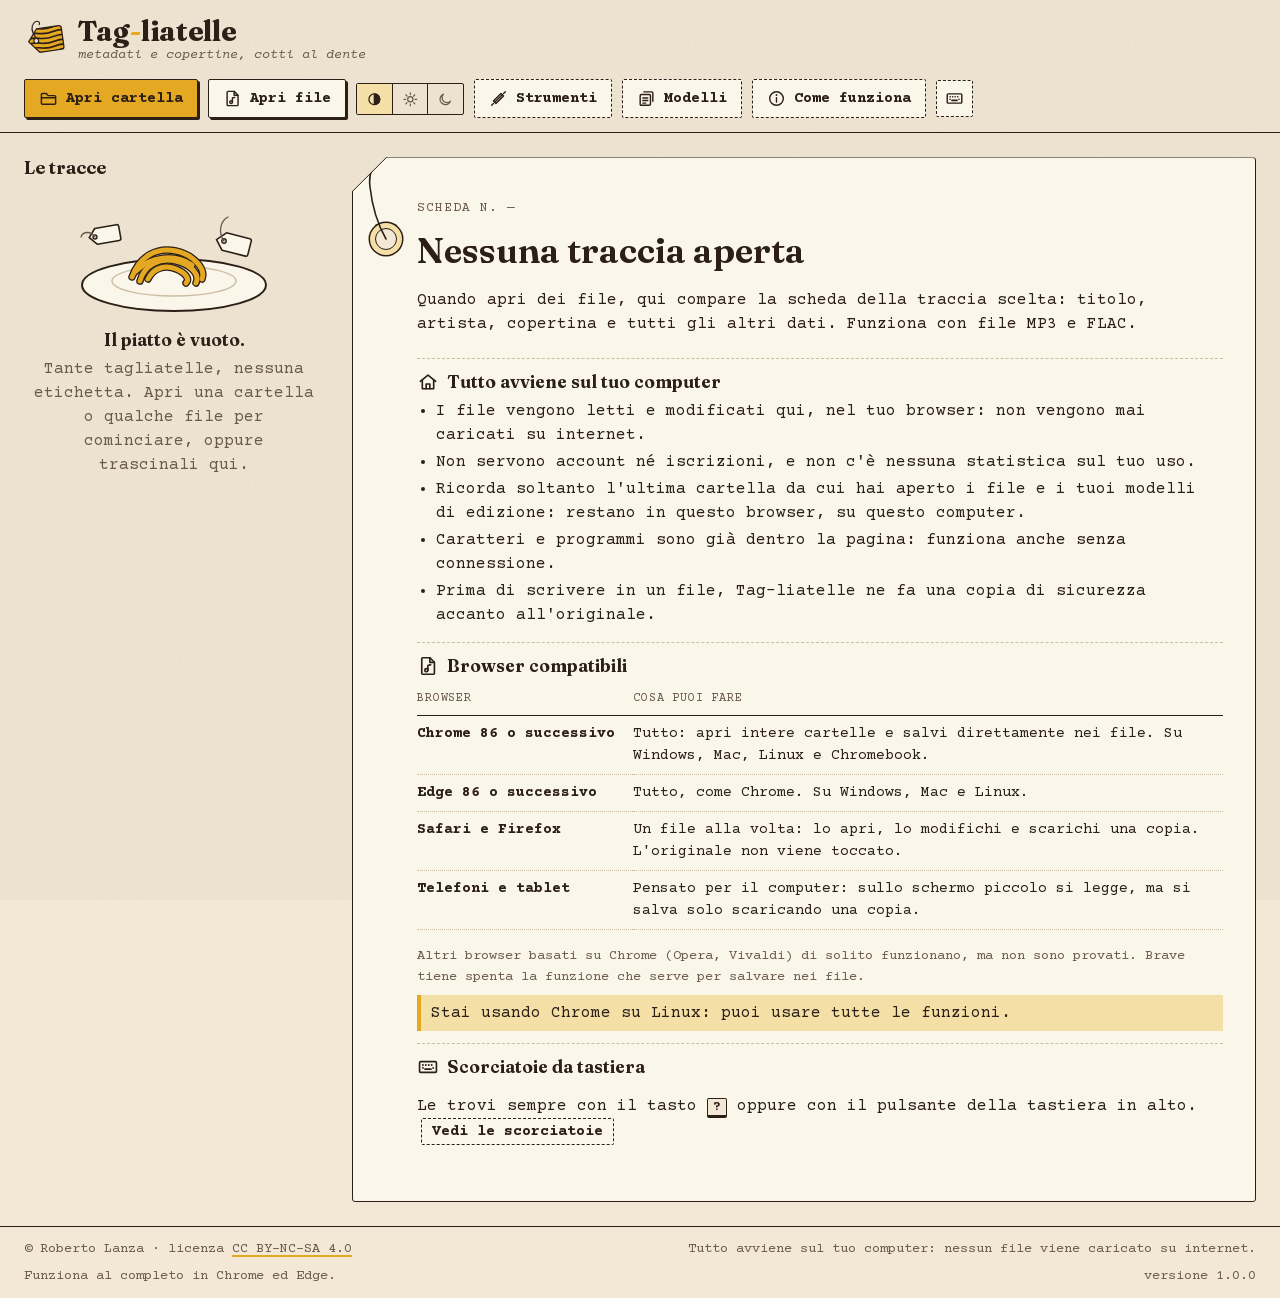
<file: index.html>
<!doctype html>
<html lang="it">
<head>
<meta charset="utf-8">
<meta name="viewport" content="width=device-width, initial-scale=1">
<title>Tag-liatelle</title>
<meta name="description" content="Metadati e copertine per i tuoi file audio MP3 e FLAC, nel browser e senza inviare niente a nessuno.">
<meta name="author" content="Roberto Lanza">
<meta name="color-scheme" content="light dark">
<!-- Il tema scelto si applica subito, prima di disegnare la pagina, per evitare il lampo di colore sbagliato -->
<script>
  try { var t = localStorage.getItem("tagliatelle.tema"); if (t === "chiaro" || t === "scuro") document.documentElement.dataset.tema = t; } catch (e) {}
  try { if (localStorage.getItem("tagliatelle.movimento") === "no") document.documentElement.dataset.movimento = "no"; } catch (e) {}
</script>
<link rel="stylesheet" href="css/stile.css">
<link rel="icon" type="image/svg+xml" href="logo/favicon.svg">
<link rel="icon" type="image/png" sizes="32x32" href="logo/icone/favicon-32.png">
<link rel="apple-touch-icon" href="logo/icone/apple-touch-icon-180.png">
</head>
<body>

<!-- =====================================================================
     Icone disegnate a mano: tutte su griglia 24×24, tratto 1,8, estremità
     arrotondate. Si usano con <svg class="icona"><use href="#i-nome"/></svg>
     ===================================================================== -->
<svg width="0" height="0" style="position:absolute" aria-hidden="true" focusable="false">
  <defs>
    <symbol id="i-cartella" viewBox="0 0 24 24"><path d="M3 7.5V18a1.2 1.2 0 0 0 1.2 1.2h15.6A1.2 1.2 0 0 0 21 18V9.6a1.2 1.2 0 0 0-1.2-1.2H11.4L9.3 5.6H4.2A1.2 1.2 0 0 0 3 6.8z"/><path d="M3.4 11h17.2"/></symbol>
    <symbol id="i-file" viewBox="0 0 24 24"><path d="M6.2 3h7.9L19 7.9V20a1 1 0 0 1-1 1H6.2a1 1 0 0 1-1-1V4a1 1 0 0 1 1-1z"/><path d="M14 3.2V8h4.8"/><circle cx="10.2" cy="16.6" r="1.7"/><path d="M11.9 16.6v-5.2l3-.9"/></symbol>
    <symbol id="i-sole" viewBox="0 0 24 24"><circle cx="12" cy="12" r="3.8"/><path d="M12 2.8v2.4M12 18.8v2.4M2.8 12h2.4M18.8 12h2.4M5.5 5.5l1.7 1.7M16.8 16.8l1.7 1.7M5.5 18.5l1.7-1.7M16.8 7.2l1.7-1.7"/></symbol>
    <symbol id="i-luna" viewBox="0 0 24 24"><path d="M19.6 14.6A7.9 7.9 0 1 1 9.4 4.4a6.3 6.3 0 0 0 10.2 10.2z"/></symbol>
    <symbol id="i-auto" viewBox="0 0 24 24"><circle cx="12" cy="12" r="7.8"/><path d="M12 4.2a7.8 7.8 0 0 1 0 15.6z" fill="currentColor"/></symbol>
    <symbol id="i-avviso" viewBox="0 0 24 24"><path d="M12 3.6 21.2 19.6H2.8z"/><path d="M12 9.6v4.4"/><path d="M12 16.9v.1" stroke-width="2.4"/></symbol>
    <symbol id="i-tastiera" viewBox="0 0 24 24"><rect x="2.8" y="6.2" width="18.4" height="11.6" rx="1.2"/><path d="M6.4 9.8h.1M9.6 9.8h.1M12.8 9.8h.1M16 9.8h.1M6.4 13h.1M17.6 13h.1M8.8 14.4h6.4" stroke-width="2"/></symbol>
    <symbol id="i-su" viewBox="0 0 24 24"><path d="M12 19V5.4M6.4 11 12 5.4 17.6 11"/></symbol>
    <symbol id="i-giu" viewBox="0 0 24 24"><path d="M12 5v13.6M6.4 13 12 18.6 17.6 13"/></symbol>
    <symbol id="i-chiudi" viewBox="0 0 24 24"><path d="M6.2 6.2l11.6 11.6M17.8 6.2 6.2 17.8"/></symbol>
    <symbol id="i-timbro" viewBox="0 0 24 24"><path d="M9.6 3.6h4.8l-.8 6h4.6a1 1 0 0 1 1 .8l.8 3.8H4l.8-3.8a1 1 0 0 1 1-.8h4.6z"/><path d="M5 17.4h14M7 20.4h10"/></symbol>
    <symbol id="i-info" viewBox="0 0 24 24"><circle cx="12" cy="12" r="8.6"/><path d="M12 11v5.6"/><path d="M12 7.6v.1" stroke-width="2.4"/></symbol>
    <symbol id="i-modello" viewBox="0 0 24 24"><path d="M8.6 3.6h10a1.4 1.4 0 0 1 1.4 1.4v10.4"/><path d="M5.4 7h10.2a1.4 1.4 0 0 1 1.4 1.4v10.8a1.4 1.4 0 0 1-1.4 1.4H5.4A1.4 1.4 0 0 1 4 19.2V8.4A1.4 1.4 0 0 1 5.4 7z"/><path d="M7.4 11.4h6.2M7.4 14.6h6.2M7.4 17.8h3.6"/></symbol>
    <symbol id="i-mattarello" viewBox="0 0 24 24"><path d="M7.2 16.8 16.8 7.2"/><path d="M8.8 18.4l-3.2-3.2 9.6-9.6 3.2 3.2z"/><path d="M5.6 18.4 3.4 20.6M18.4 5.6l2.2-2.2"/></symbol>
    <symbol id="i-casa" viewBox="0 0 24 24"><path d="M3.6 11.2 12 4.4l8.4 6.8"/><path d="M5.8 9.6v9.8h12.4V9.6"/><path d="M10 19.4v-5.2h4v5.2"/></symbol>
    <symbol id="i-occhio-esempio" viewBox="0 0 24 24"><path d="M4.4 4.4h10.2l5 5V19.6H4.4z"/><path d="M8 10h6M8 13.4h8M8 16.8h5"/></symbol>
  </defs>
</svg>

<a class="salta" href="#scheda">Vai alla scheda</a>

<header class="testata">
  <div class="marchio">
    <!-- il simbolo del logo (stessi tracciati di logo/tag-liatelle-simbolo.svg), con i colori del tema -->
    <svg viewBox="0 0 100 100" aria-hidden="true">
      <defs><clipPath id="taglio-marchio"><path d="M32 24H82Q88 24 88 30V72Q88 78 82 78H32L10 51ZM22 51a5.5 5.5 0 1 0 11 0a5.5 5.5 0 1 0-11 0Z" clip-rule="evenodd"/></clipPath></defs>
      <g transform="rotate(-8 50 50)">
        <path d="M32 24H82Q88 24 88 30V72Q88 78 82 78H32L10 51ZM22 51a5.5 5.5 0 1 0 11 0a5.5 5.5 0 1 0-11 0Z" fill="var(--inchiostro)" fill-rule="evenodd"/>
        <g clip-path="url(#taglio-marchio)" fill="none" stroke="var(--uovo)" stroke-width="7" stroke-linecap="round">
          <path d="M4 30Q20 26 36 30T68 30T100 30"/><path d="M4 41Q20 37 36 41T68 41T100 41"/><path d="M4 52Q20 48 36 52T68 52T100 52"/><path d="M4 63Q20 59 36 63T68 63T100 63"/><path d="M4 74Q20 70 36 74T68 74T100 74"/>
        </g>
        <path d="M32 24H82Q88 24 88 30V72Q88 78 82 78H32L10 51Z" fill="none" stroke="var(--inchiostro)" stroke-width="2.8" stroke-linejoin="round"/>
        <path d="M22 51a5.5 5.5 0 1 0 11 0a5.5 5.5 0 1 0-11 0Z" fill="none" stroke="var(--inchiostro)" stroke-width="2.6"/>
      </g>
      <path d="M26.6 46.2C19 36 15 23 22.4 13.6C28 6.8 38 9.6 34.4 17.6" fill="none" stroke="var(--inchiostro)" stroke-width="2.6" stroke-linecap="round"/>
    </svg>
    <span>
      <h1>Tag<span class="trattino">-</span>liatelle</h1>
      <span class="motto">metadati e copertine, cotti al dente</span>
    </span>
  </div>

  <div class="azioni">
    <button class="bottone principale" id="apri-cartella" type="button">
      <svg class="icona" aria-hidden="true"><use href="#i-cartella"/></svg>Apri cartella
    </button>
    <button class="bottone" id="apri-file" type="button">
      <svg class="icona" aria-hidden="true"><use href="#i-file"/></svg>Apri file
    </button>
    <div class="tema" role="group" aria-label="Tema dei colori">
      <button type="button" data-tema="auto" aria-pressed="true" title="Tema automatico (come il computer)"><svg class="icona" aria-hidden="true"><use href="#i-auto"/></svg><span class="solo-lettori">Automatico</span></button>
      <button type="button" data-tema="chiaro" aria-pressed="false" title="Tema chiaro"><svg class="icona" aria-hidden="true"><use href="#i-sole"/></svg><span class="solo-lettori">Chiaro</span></button>
      <button type="button" data-tema="scuro" aria-pressed="false" title="Tema scuro"><svg class="icona" aria-hidden="true"><use href="#i-luna"/></svg><span class="solo-lettori">Scuro</span></button>
    </div>
    <button class="bottone leggero" id="apri-strumenti" type="button" title="Strumenti: spazi, maiuscole, cerca e sostituisci, rinomina dei file">
      <svg class="icona" aria-hidden="true"><use href="#i-mattarello"/></svg><span class="testo-lungo">Strumenti</span>
    </button>
    <button class="bottone leggero" id="apri-modelli" type="button" title="Modelli di edizione: insiemi di campi da riapplicare">
      <svg class="icona" aria-hidden="true"><use href="#i-modello"/></svg><span class="testo-lungo">Modelli</span>
    </button>
    <button class="bottone leggero" id="apri-info" type="button">
      <svg class="icona" aria-hidden="true"><use href="#i-info"/></svg><span class="testo-lungo">Come funziona</span>
    </button>
    <button class="bottone leggero bottone-icona" id="apri-scorciatoie" type="button" title="Scorciatoie da tastiera (?)" aria-label="Scorciatoie da tastiera">
      <svg class="icona" aria-hidden="true"><use href="#i-tastiera"/></svg>
    </button>
  </div>
</header>

<!-- Avviso sul browser: lo riempie js/supporto.js solo se serve -->
<div class="avviso" id="avviso-browser" role="status" hidden>
  <svg class="icona" aria-hidden="true"><use href="#i-avviso"/></svg>
  <div id="avviso-testo"></div>
</div>

<main class="banco">
  <!-- La pila di schede (elenco delle tracce) -->
  <section class="pila" aria-labelledby="titolo-pila">
    <h2 id="titolo-pila">Le tracce <small id="conteggio"></small></h2>
    <div id="pila-contenuto"></div>
  </section>

  <!-- La scheda grande -->
  <section class="scheda" id="scheda" tabindex="-1" aria-label="Scheda della traccia">
    <span class="foro" aria-hidden="true"></span>
    <svg class="laccetto" viewBox="0 0 60 90" aria-hidden="true"><path d="M33 81c-8-14-14-34-16-52C15 14 22 2 30 0" fill="none" stroke="currentColor" stroke-width="1.6" stroke-linecap="round"/></svg>
    <div id="scheda-contenuto"></div>
  </section>
</main>

<footer class="piede">
  <span>© Roberto Lanza · licenza <a href="https://creativecommons.org/licenses/by-nc-sa/4.0/deed.it" rel="license noopener" target="_blank">CC BY-NC-SA 4.0</a></span>
  <span>Tutto avviene sul tuo computer: nessun file viene caricato su internet.</span>
  <span>Funziona al completo in Chrome ed Edge.</span>
  <span>versione <span id="versione">1.0.0</span></span>
</footer>

<!-- Finestrella delle scorciatoie -->
<dialog id="scorciatoie" aria-labelledby="titolo-scorciatoie" class="largo">
  <h2 id="titolo-scorciatoie">Scorciatoie da tastiera</h2>
  <table class="tasti">
    <thead><tr><th scope="col">Cosa fa</th><th scope="col" id="col-mac">Mac</th><th scope="col" id="col-pc">Windows e Linux</th></tr></thead>
    <tbody id="righe-tasti"></tbody>
  </table>
  <p>
    <label><input type="checkbox" id="animazioni"> Animazioni attive</label><br>
    <small id="nota-animazioni"></small>
  </p>
  <form method="dialog"><button class="bottone" type="submit">Chiudi</button></form>
</dialog>

<!-- Finestrella "Come funziona": il contenuto lo scrive js/app.js -->
<dialog id="info" aria-labelledby="titolo-info" class="largo">
  <h2 id="titolo-info">Come funziona Tag-liatelle</h2>
  <div id="info-contenuto"></div>
  <form method="dialog"><button class="bottone" type="submit">Chiudi</button></form>
</dialog>

<!-- Anteprima delle modifiche: si scrive solo dopo la conferma -->
<dialog id="anteprima" aria-labelledby="titolo-anteprima" class="largo">
  <h2 id="titolo-anteprima">Prima di scrivere: ecco cosa cambia</h2>
  <div id="anteprima-corpo"></div>
  <p class="bottoni-dialogo">
    <button class="bottone" type="button" id="anteprima-annulla" onclick="this.closest('dialog').close()">Annulla</button>
    <button class="bottone principale" type="button" id="anteprima-conferma">Scrivi nel file</button>
  </p>
</dialog>

<!-- Ritaglio della copertina -->
<dialog id="ritaglio" aria-labelledby="titolo-ritaglio" class="largo">
  <h2 id="titolo-ritaglio">Nuova copertina</h2>
  <div class="ritaglio">
    <div class="vista-ritaglio">
      <canvas id="vista" width="360" height="360" tabindex="0" aria-label="Il quadrato della copertina. Trascina per spostare l'immagine, usa la rotellina o i tasti più e meno per lo zoom, le frecce per spostarla."></canvas>
      <p class="nota-piccola">Trascina per spostare · rotellina o + e − per lo zoom</p>
    </div>
    <div class="comandi-ritaglio">
      <p id="ritaglio-partenza" class="nota-piccola"></p>
      <label class="riga-zoom">Zoom <input type="range" id="zoom" min="1" max="4" step="0.01" value="1"></label>
      <button class="bottone leggero" type="button" id="ritaglio-centra">Centra di nuovo</button>
      <fieldset>
        <legend>Misura (pixel per lato)</legend>
        <label><input type="radio" name="lato" value="500"> 500</label>
        <label><input type="radio" name="lato" value="1000" checked> 1000</label>
        <label><input type="radio" name="lato" value="1400"> 1400</label>
        <label><input type="radio" name="lato" value="3000"> 3000</label>
      </fieldset>
      <fieldset>
        <legend>Formato</legend>
        <label><input type="radio" name="formato" value="image/jpeg" checked> JPEG <small>(leggero, va bene per le foto)</small></label>
        <label><input type="radio" name="formato" value="image/png"> PNG <small>(senza perdita, più pesante)</small></label>
      </fieldset>
      <label id="riga-qualita" class="riga-zoom">Qualità JPEG <input type="range" id="qualita" min="60" max="100" step="1" value="90"> <output id="qualita-valore">90</output></label>
      <p id="risultato" class="risultato"></p>
      <ul id="avvisi-copertina" class="avvisi-copertina"></ul>
    </div>
  </div>
  <p class="bottoni-dialogo">
    <button class="bottone" type="button" id="ritaglio-annulla">Annulla</button>
    <button class="bottone principale" type="button" id="ritaglio-usa">Usa questa copertina</button>
  </p>
</dialog>

<!-- Strumenti -->
<dialog id="strumenti" aria-labelledby="titolo-strumenti" class="largo">
  <h2 id="titolo-strumenti">Strumenti</h2>
  <div class="linguette" role="tablist" aria-label="Strumenti">
    <button type="button" role="tab" data-scheda="spazi" aria-controls="pannello-spazi">Spazi</button>
    <button type="button" role="tab" data-scheda="maiuscole" aria-controls="pannello-maiuscole">Maiuscole</button>
    <button type="button" role="tab" data-scheda="sostituisci" aria-controls="pannello-sostituisci">Cerca e sostituisci</button>
    <button type="button" role="tab" data-scheda="rinomina" aria-controls="pannello-rinomina">Rinomina i file</button>
  </div>

  <section id="pannello-spazi" role="tabpanel" class="pannello">
    <p class="nota-piccola" id="strumenti-destinazione"></p>
    <p>Toglie gli spazi all'inizio e alla fine di ogni campo e riduce a uno quelli ripetuti. Nel testo del brano e nei commenti tiene gli a capo.</p>
    <p class="bottoni-dialogo"><button class="bottone principale" type="button" id="spazi-vai">Mostra l'anteprima</button></p>
  </section>

  <section id="pannello-maiuscole" role="tabpanel" class="pannello" hidden>
    <fieldset>
      <legend>Come</legend>
      <label><input type="radio" name="modo-maiuscole" value="iniziali" checked> Iniziali maiuscole <small>(La Città di Notte: articoli e preposizioni restano minuscoli)</small></label><br>
      <label><input type="radio" name="modo-maiuscole" value="prima"> Solo la prima lettera <small>(La città di notte: il resto non cambia)</small></label>
    </fieldset>
    <fieldset>
      <legend>In quali campi</legend>
      <label><input type="checkbox" name="campi-maiuscole" value="titolo" checked> Titolo</label>
      <label><input type="checkbox" name="campi-maiuscole" value="album"> Album</label>
      <label><input type="checkbox" name="campi-maiuscole" value="sottotitolo"> Sottotitolo</label>
      <label><input type="checkbox" name="campi-maiuscole" value="raggruppamento"> Raggruppamento</label>
      <label><input type="checkbox" name="campi-maiuscole" value="artista"> Artista</label>
      <label><input type="checkbox" name="campi-maiuscole" value="artistaAlbum"> Artista dell'album</label>
    </fieldset>
    <p class="nota-piccola" id="maiuscole-esempio"></p>
    <p class="nota-piccola">Le sigle (DJ, RAI), i nomi come iPhone e i numeri romani restano come sono.</p>
    <p class="bottoni-dialogo"><button class="bottone principale" type="button" id="maiuscole-vai">Mostra l'anteprima</button></p>
  </section>

  <section id="pannello-sostituisci" role="tabpanel" class="pannello" hidden>
    <p class="campo"><label for="sost-cerca">Cerca</label><input id="sost-cerca" autocomplete="off"></p>
    <p class="campo"><label for="sost-con">Sostituisci con</label><input id="sost-con" autocomplete="off" placeholder="(lascia vuoto per cancellare il testo trovato)"></p>
    <p class="campo"><label for="sost-campo">In quale campo</label><select id="sost-campo"><option value="">tutti i campi di testo</option></select></p>
    <p>
      <label><input type="checkbox" id="sost-maiuscole"> Distingui maiuscole e minuscole</label><br>
      <label><input type="checkbox" id="sost-parole"> Solo parole intere</label>
    </p>
    <p class="bottoni-dialogo"><button class="bottone principale" type="button" id="sost-vai">Mostra l'anteprima</button></p>
  </section>

  <section id="pannello-rinomina" role="tabpanel" class="pannello" hidden>
    <p class="nota-piccola" id="rinomina-destinazione"></p>
    <p class="campo"><label for="rinomina-schemi">Schemi pronti</label><select id="rinomina-schemi"><option value="">scegli…</option></select></p>
    <p class="campo"><label for="rinomina-schema">Schema dei nomi</label><input id="rinomina-schema" value="{traccia} - {titolo}" autocomplete="off" spellcheck="false"></p>
    <p class="segnaposto" id="rinomina-segnaposto"><span class="nota-piccola">Inserisci:</span> </p>
    <p class="nota-piccola" id="rinomina-esempio"></p>
    <p class="nota-piccola">L'estensione (.mp3, .flac) resta quella del file. I caratteri che i computer non accettano nei nomi (come / : ? *) diventano un trattino.</p>
    <p class="bottoni-dialogo">
      <button class="bottone leggero" type="button" id="rinomina-annulla-ultima" hidden>Torna ai nomi di prima…</button>
      <button class="bottone principale" type="button" id="rinomina-vai">Mostra l'anteprima della rinomina</button>
    </p>
  </section>
  <p class="bottoni-dialogo"><button class="bottone" type="button" onclick="this.closest('dialog').close()">Chiudi</button></p>
</dialog>

<!-- Modelli di edizione -->
<dialog id="modelli" aria-labelledby="titolo-modelli" class="largo">
  <h2 id="titolo-modelli">Modelli di edizione</h2>
  <p class="nota-piccola">Un modello è un insieme di campi (etichetta, copyright, licenza, siti…) da riapplicare con un clic. I modelli restano in questo browser: esportali in un file per tenerne una copia o per portarli su un altro computer.</p>
  <div id="elenco-modelli"></div>
  <p class="bottoni-dialogo">
    <button class="bottone leggero" type="button" id="modelli-importa">Importa da un file…</button>
    <button class="bottone leggero" type="button" id="modelli-esporta">Esporta in un file</button>
    <button class="bottone" type="button" id="modelli-nuovo">+ Nuovo modello</button>
    <button class="bottone" type="button" onclick="this.closest('dialog').close()">Chiudi</button>
  </p>
</dialog>

<!-- Editor di un modello -->
<dialog id="editor-modello" aria-labelledby="titolo-editor-modello" class="largo">
  <h2 id="titolo-editor-modello">Nuovo modello di edizione</h2>
  <p class="campo"><label for="modello-nome">Nome del modello</label><input id="modello-nome" autocomplete="off" placeholder="per esempio: Edizioni del Mattarello"></p>
  <p class="nota-piccola">Spunta i campi che fanno parte del modello. Quando lo applichi, cambiano solo questi; gli altri campi della traccia restano com'erano.</p>
  <div id="modello-campi" class="campi-modello"></div>
  <p id="modello-messaggio" class="messaggio-campo" aria-live="polite"></p>
  <p class="bottoni-dialogo">
    <button class="bottone" type="button" onclick="this.closest('dialog').close()">Annulla</button>
    <button class="bottone principale" type="button" id="modello-salva">Salva il modello</button>
  </p>
</dialog>

<!-- Conferma per le azioni delicate -->
<dialog id="conferma" aria-labelledby="conferma-titolo">
  <h2 id="conferma-titolo"></h2>
  <p id="conferma-testo"></p>
  <p class="bottoni-dialogo">
    <button class="bottone" type="button" id="conferma-no">Annulla</button>
    <button class="bottone principale" type="button" id="conferma-si">Conferma</button>
  </p>
</dialog>

<!-- codici delle lingue suggeriti (ISO 639-2, come vogliono gli MP3) -->
<datalist id="elenco-lingue">
  <option value="ita">italiano</option><option value="eng">inglese</option><option value="fra">francese</option>
  <option value="deu">tedesco</option><option value="spa">spagnolo</option><option value="por">portoghese</option>
  <option value="lat">latino</option><option value="nap">napoletano</option><option value="scn">siciliano</option>
  <option value="mul">più lingue</option><option value="zxx">nessuna lingua (strumentale)</option>
</datalist>

<div class="messaggio" id="messaggio" role="status" aria-live="polite" hidden></div>

<script src="js/binario.js"></script>
<script src="js/campi.js"></script>
<script src="js/id3.js"></script>
<script src="js/id3-scrittura.js"></script>
<script src="js/immagini.js"></script>
<script src="js/flac.js"></script>
<script src="js/flac-scrittura.js"></script>
<script src="js/formati.js"></script>
<script src="js/gruppo.js"></script>
<script src="js/modelli.js"></script>
<script src="js/strumenti.js"></script>
<script src="js/supporto.js"></script>
<script src="js/apertura.js"></script>
<script src="js/salvataggio.js"></script>
<script src="js/ritaglio.js"></script>
<script src="js/app.js"></script>
</body>
</html>
</file>
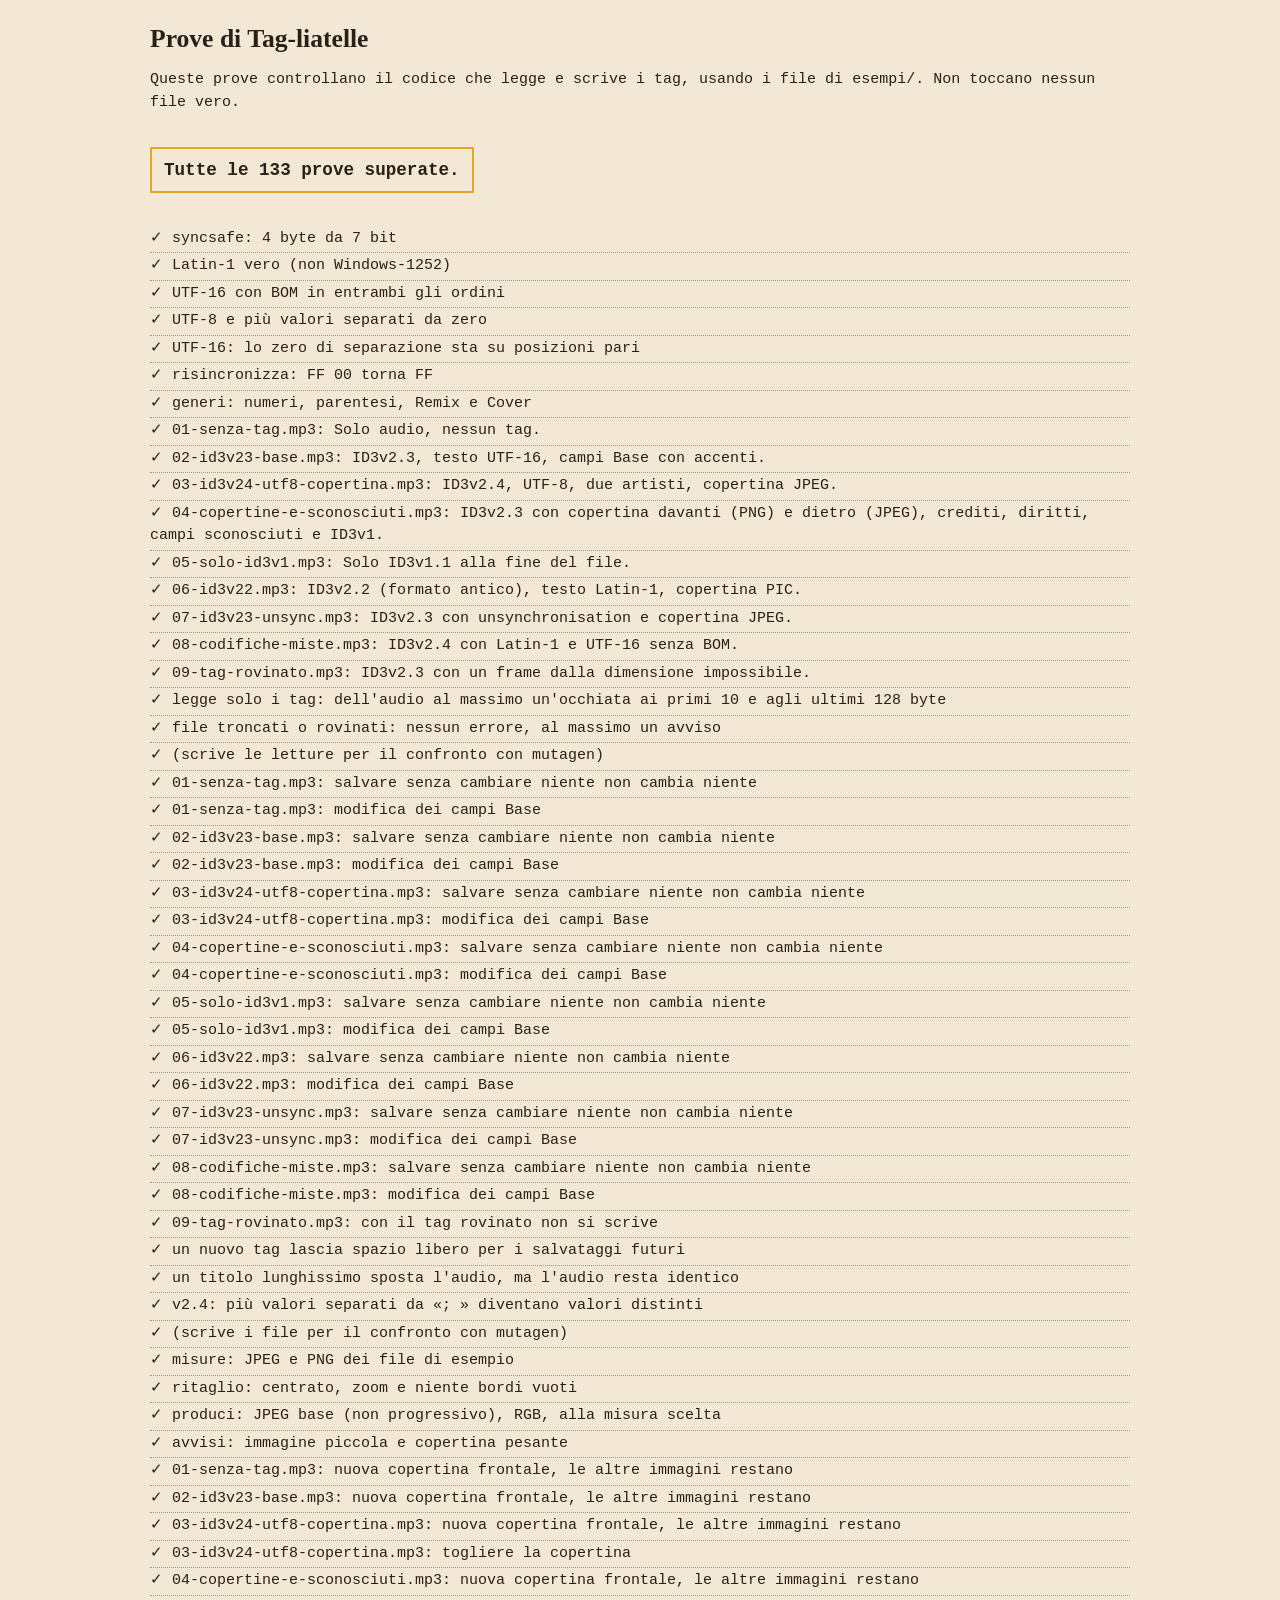
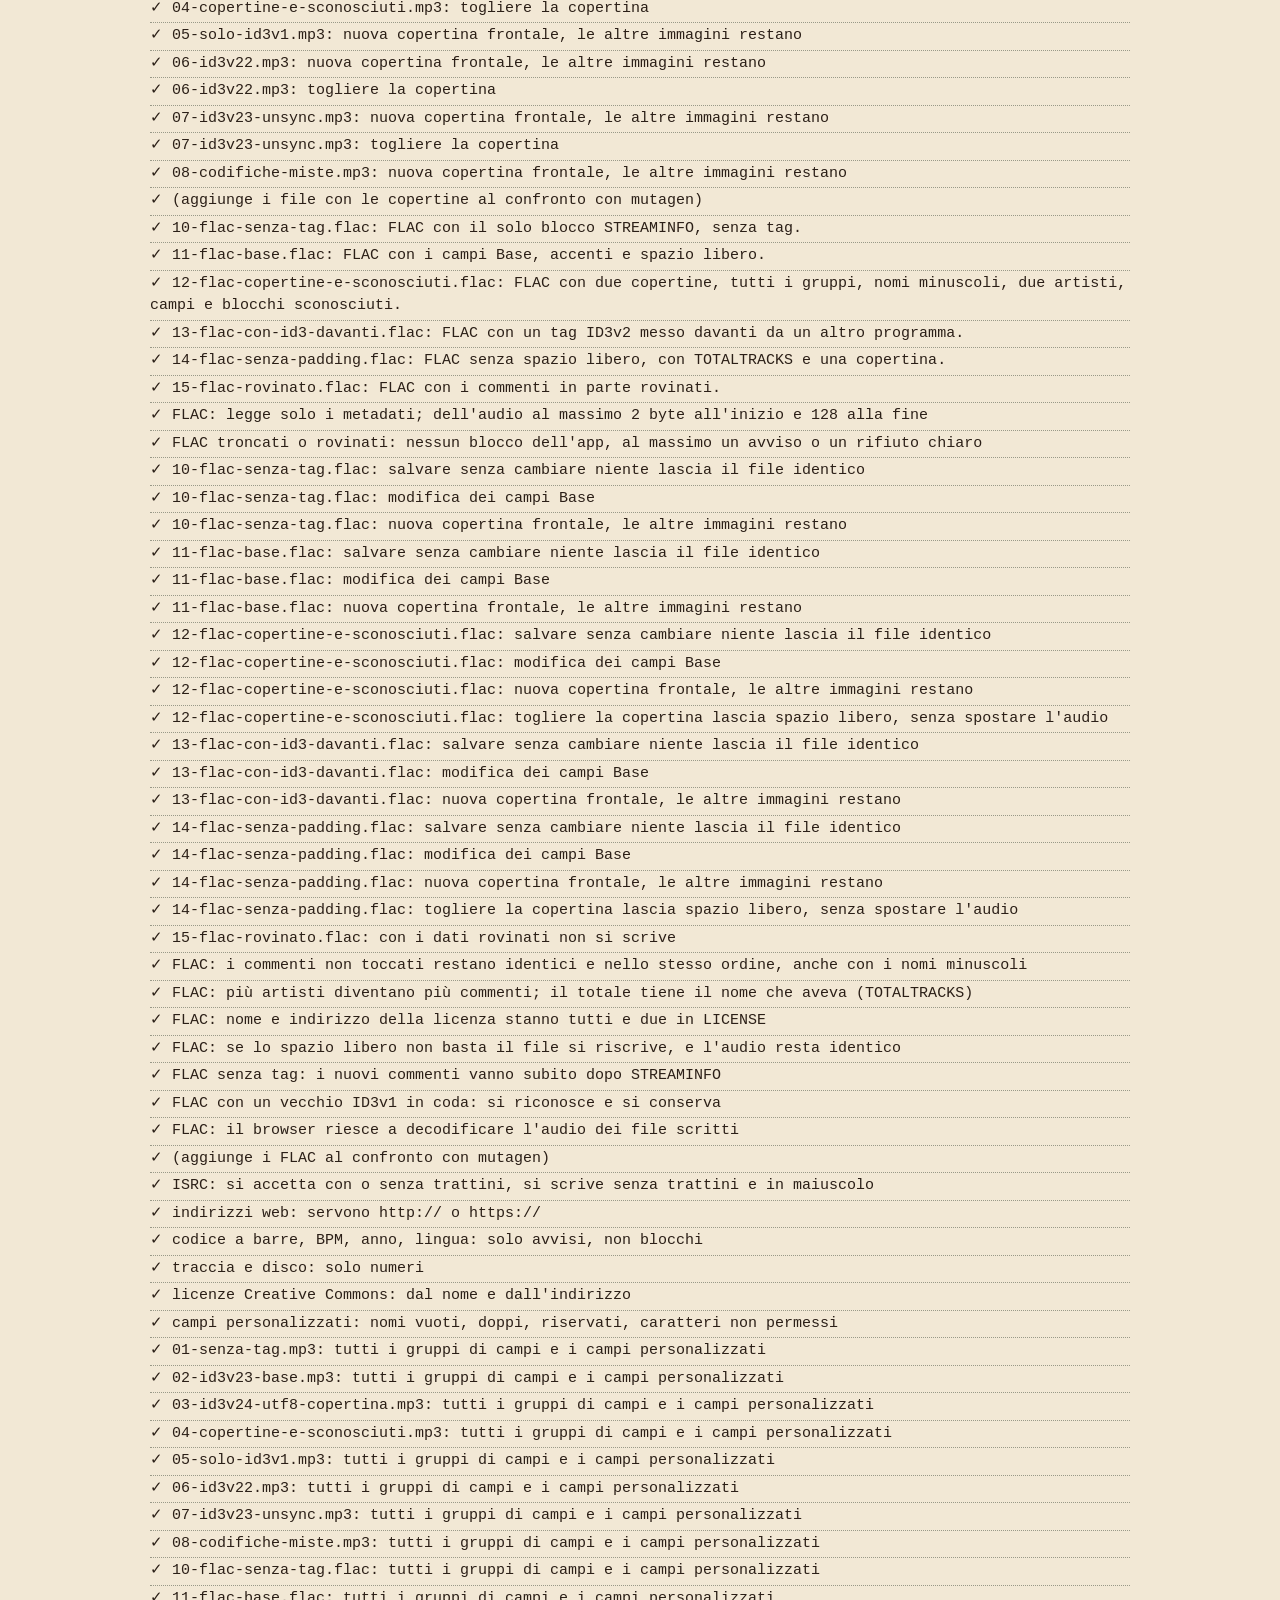
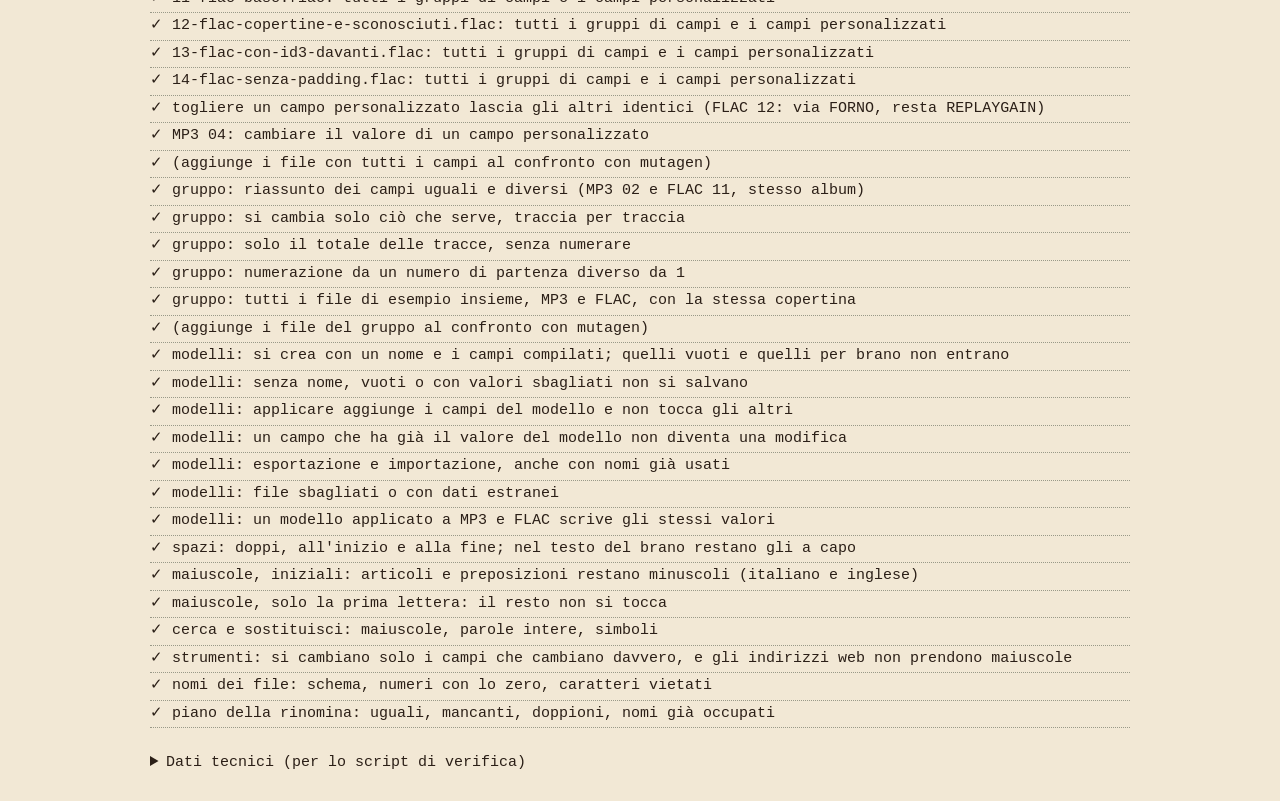
<file: test/index.html>
<!doctype html>
<html lang="it">
<head>
<meta charset="utf-8">
<meta name="viewport" content="width=device-width, initial-scale=1">
<title>Prove Tag-liatelle</title>
<style>
  :root { --carta: #F2E8D5; --inchiostro: #2B1F17; --verde-ok: #2B1F17; --timbro: #B3362B; --uovo: #E5A823; }
  @media (prefers-color-scheme: dark) { :root { --carta: #241D17; --inchiostro: #EFE4CF; --timbro: #E36A55; } }
  body { margin: 0; padding: 24px 16px; background: var(--carta); color: var(--inchiostro); font: 15px/1.5 "Courier New", monospace; }
  main { max-width: 980px; margin: 0 auto; }
  h1 { font: 700 1.6rem Georgia, serif; margin: 0 0 4px; }
  #riepilogo { font-weight: 700; font-size: 1.1rem; padding: 8px 12px; border: 2px solid; display: inline-block; }
  #riepilogo.ok { border-color: var(--uovo); }
  #riepilogo.ko, li.ko { color: var(--timbro); }
  ul { padding-left: 0; list-style: none; }
  li { padding: 2px 0; border-bottom: 1px dotted #998; }
  details { margin-top: 24px; }
  pre { white-space: pre-wrap; word-break: break-all; font-size: 12px; }
</style>
</head>
<body>
<main>
  <h1>Prove di Tag-liatelle</h1>
  <p>Queste prove controllano il codice che legge e scrive i tag, usando i file di <code>esempi/</code>. Non toccano nessun file vero.</p>
  <p id="riepilogo">Prove in corso…</p>
  <ul id="elenco"></ul>
  <details>
    <summary>Dati tecnici (per lo script di verifica)</summary>
    <pre id="esito"></pre>
    <pre id="letture"></pre>
    <pre id="scritti"></pre>
  </details>
</main>

<script src="../js/binario.js"></script>
<script src="../js/campi.js"></script>
<script src="../js/id3.js"></script>
<script src="../js/id3-scrittura.js"></script>
<script src="../js/immagini.js"></script>
<script src="../js/flac.js"></script>
<script src="../js/flac-scrittura.js"></script>
<script src="../js/formati.js"></script>
<script src="../js/gruppo.js"></script>
<script src="../js/modelli.js"></script>
<script src="../js/strumenti.js"></script>
<script src="esempi-dati.js"></script>
<script src="banco-prova.js"></script>
<script src="prove-id3.js"></script>
<script src="prove-scrittura.js"></script>
<script src="prove-copertina.js"></script>
<script src="prove-flac.js"></script>
<script src="prove-campi.js"></script>
<script src="prove-gruppo.js"></script>
<script src="prove-modelli.js"></script>
<script src="prove-strumenti.js"></script>
<script>eseguiProve();</script>
</body>
</html>
</file>
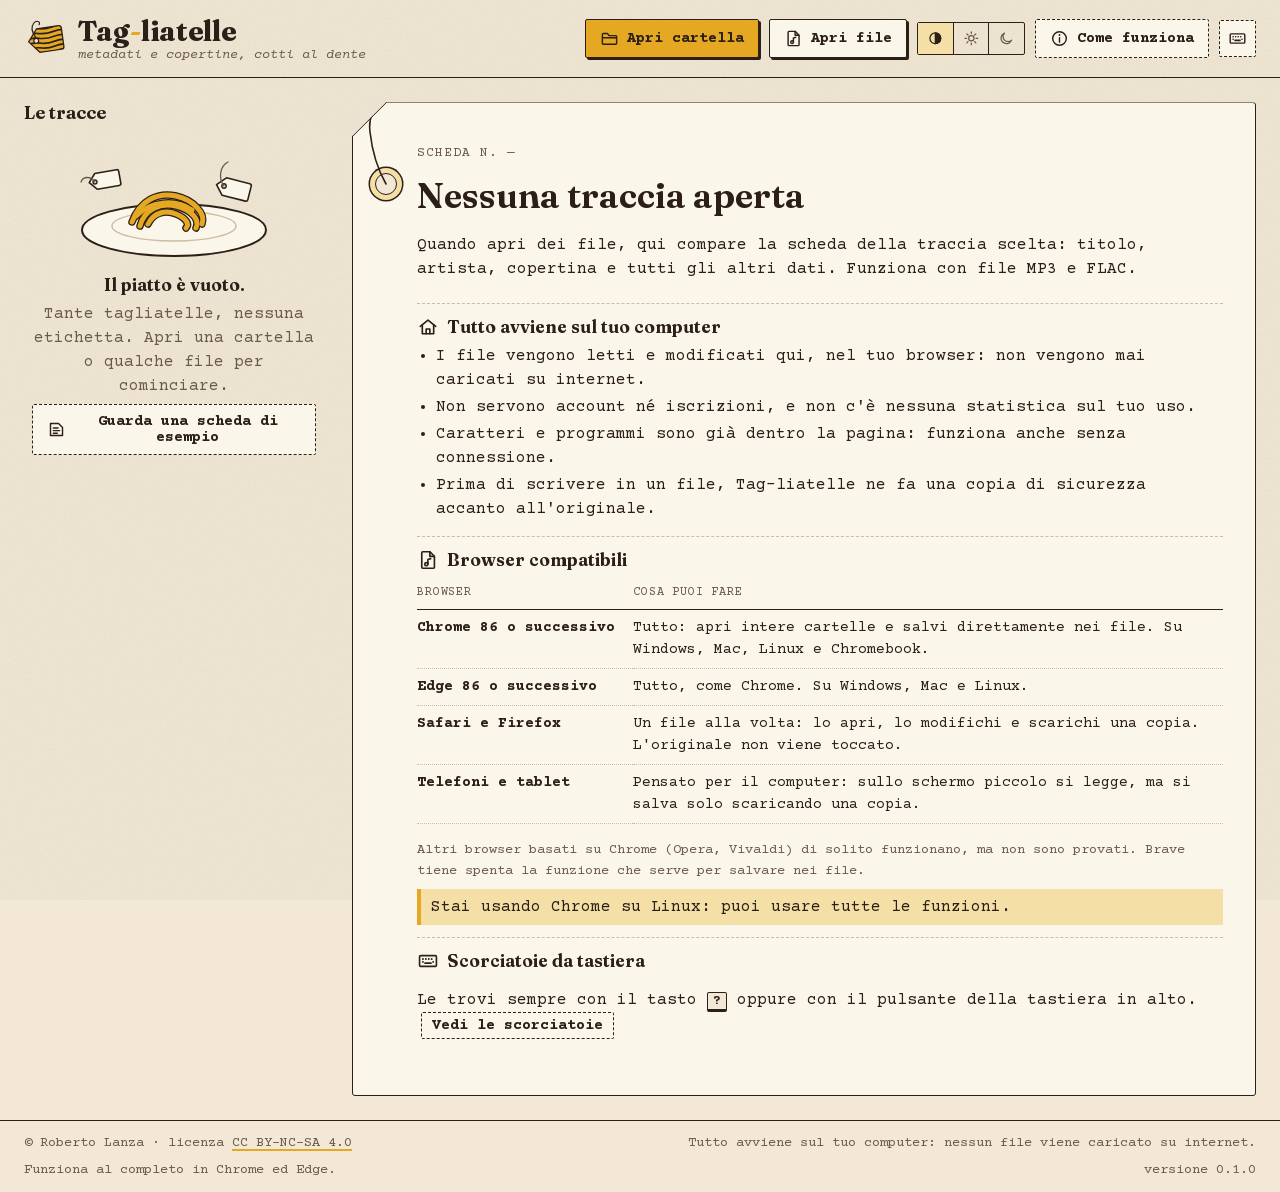
<file: rilasci/0.1.0/index.html>
<!doctype html>
<html lang="it">
<head>
<meta charset="utf-8">
<meta name="viewport" content="width=device-width, initial-scale=1">
<title>Tag-liatelle</title>
<meta name="description" content="Metadati e copertine per i tuoi file audio MP3 e FLAC, nel browser e senza inviare niente a nessuno.">
<meta name="author" content="Roberto Lanza">
<meta name="color-scheme" content="light dark">
<!-- Il tema scelto si applica subito, prima di disegnare la pagina, per evitare il lampo di colore sbagliato -->
<script>
  try { var t = localStorage.getItem("tagliatelle.tema"); if (t === "chiaro" || t === "scuro") document.documentElement.dataset.tema = t; } catch (e) {}
  try { if (localStorage.getItem("tagliatelle.movimento") === "no") document.documentElement.dataset.movimento = "no"; } catch (e) {}
</script>
<style>
/* ==========================================================================
   Tag-liatelle · foglio di stile
   Idea guida: il cartellino di collezione (museo di scienze + bottega).
   Colori: carta, inchiostro, UN accento giallo "pasta all'uovo",
   e il rosso timbro SOLO per il timbro e per gli avvisi.
   ========================================================================== */

/* ---------- Caratteri (incorporati, licenza OFL: vedi font/) ---------- */
@font-face { font-family: "Fraunces"; src: url("[data-uri]") format("woff2"); font-weight: 400 800; font-style: normal; font-display: swap; }
@font-face { font-family: "Courier Prime"; src: url("[data-uri]") format("woff2"); font-weight: 400; font-style: normal; font-display: swap; }
@font-face { font-family: "Courier Prime"; src: url("[data-uri]") format("woff2"); font-weight: 700; font-style: normal; font-display: swap; }
@font-face { font-family: "Courier Prime"; src: url("[data-uri]") format("woff2"); font-weight: 400; font-style: italic; font-display: swap; }

/* ---------- Tavolozza: tema chiaro ---------- */
:root {
  --carta:            #F2E8D5;  /* il tavolo di lavoro */
  --cartellino:       #FBF6EA;  /* la scheda */
  --cartellino-ombra: #E6D9C0;  /* le schede sotto la pila */
  --inchiostro:       #2B1F17;  /* testo e linee */
  --inchiostro-tenue: #6B5A4B;  /* etichette e note (contrasto ≥ 6:1 sul cartellino) */
  --riga:             #CDBDA3;  /* righe tratteggiate dei campi */
  --uovo:             #E5A823;  /* l'unico accento */
  --uovo-tenue:       #F4DFA6;  /* accento chiaro, solo per sfondi */
  --timbro:           #B3362B;  /* rosso timbro: conferme e avvisi */
  --fondo-foro:       var(--carta);
  --grana: 0.05;                 /* intensità della texture di carta */

  --f-titoli: "Fraunces", Georgia, "Times New Roman", serif;
  --f-dati:   "Courier Prime", "Courier New", Courier, monospace;

  --durata: 160ms;
  color-scheme: light;
}

/* ---------- Tavolozza: tema scuro ("carta da inventario" scura) ---------- */
@media (prefers-color-scheme: dark) {
  :root:not([data-tema="chiaro"]) {
    --carta:            #241D17;
    --cartellino:       #33291F;
    --cartellino-ombra: #2B231B;
    --inchiostro:       #EFE4CF;
    --inchiostro-tenue: #BFAE95;
    --riga:             #5E4F3F;
    --uovo:             #EDBA45;
    --uovo-tenue:       #5A4520;
    --timbro:           #E36A55;
    --grana: 0.07;
    color-scheme: dark;
  }
}
:root[data-tema="scuro"] {
  --carta:            #241D17;
  --cartellino:       #33291F;
  --cartellino-ombra: #2B231B;
  --inchiostro:       #EFE4CF;
  --inchiostro-tenue: #BFAE95;
  --riga:             #5E4F3F;
  --uovo:             #EDBA45;
  --uovo-tenue:       #5A4520;
  --timbro:           #E36A55;
  --grana: 0.07;
  color-scheme: dark;
}

/* ---------- Base ---------- */
*, *::before, *::after { box-sizing: border-box; }
html { -webkit-text-size-adjust: 100%; }
body {
  margin: 0;
  min-height: 100vh;
  background-color: var(--carta);
  color: var(--inchiostro);
  font: 16px/1.5 var(--f-dati);
  display: flex; flex-direction: column;
}
/* texture di carta molto leggera, disegnata con un filtro SVG (nessun file esterno) */
body::before {
  content: ""; position: fixed; inset: 0; pointer-events: none; z-index: 0;
  opacity: var(--grana);
  background-image: url("data:image/svg+xml,%3Csvg xmlns='http://www.w3.org/2000/svg' width='220' height='220'%3E%3Cfilter id='g'%3E%3CfeTurbulence type='fractalNoise' baseFrequency='.9' numOctaves='3' stitchTiles='stitch'/%3E%3CfeColorMatrix values='0 0 0 0 0 0 0 0 0 0 0 0 0 0 0 0 0 0 .9 0'/%3E%3C/filter%3E%3Crect width='100%25' height='100%25' filter='url(%23g)'/%3E%3C/svg%3E");
}
body > * { position: relative; z-index: 1; }

h1, h2, h3 { font-family: var(--f-titoli); font-weight: 650; line-height: 1.15; margin: 0; }
a { color: inherit; text-decoration-color: var(--uovo); text-decoration-thickness: 2px; text-underline-offset: 3px; }
a:hover { text-decoration-color: currentColor; }
.icona { width: 1.25em; height: 1.25em; flex: none; fill: none; stroke: currentColor; stroke-width: 1.8; stroke-linecap: round; stroke-linejoin: round; }
.solo-lettori { position: absolute !important; width: 1px; height: 1px; overflow: hidden; clip: rect(0 0 0 0); white-space: nowrap; }

/* focus sempre ben visibile, anche da tastiera */
:focus-visible { outline: 3px solid var(--uovo); outline-offset: 2px; }
.salta { position: absolute; left: 8px; top: -60px; background: var(--inchiostro); color: var(--cartellino); padding: 8px 12px; z-index: 10; }
.salta:focus { top: 8px; }

/* ---------- Pulsanti ---------- */
.bottone {
  display: inline-flex; align-items: center; gap: 8px;
  font: 700 0.95rem/1 var(--f-dati);
  color: var(--inchiostro); background: var(--cartellino);
  border: 1.5px solid var(--inchiostro);
  border-radius: 2px;
  padding: 9px 14px;
  cursor: pointer;
  box-shadow: 2px 2px 0 var(--inchiostro);           /* ombra netta, come un cartoncino */
  transition: transform var(--durata), box-shadow var(--durata);
}
.bottone:hover { transform: translate(-1px, -1px); box-shadow: 3px 3px 0 var(--inchiostro); }
.bottone:active { transform: translate(2px, 2px); box-shadow: 0 0 0 var(--inchiostro); }
.bottone[disabled] { opacity: .5; cursor: not-allowed; transform: none; box-shadow: 2px 2px 0 var(--inchiostro); }
.bottone.principale { background: var(--uovo); color: #2B1F17; }
.bottone.leggero { box-shadow: none; border-style: dashed; }
.bottone.leggero:hover { transform: none; border-style: solid; }
.bottone-icona { padding: 8px; }

/* ---------- Intestazione ---------- */
.testata {
  display: flex; align-items: center; gap: 16px; flex-wrap: wrap;
  padding: 14px 24px;
  border-bottom: 1.5px solid var(--inchiostro);
}
.marchio { display: flex; align-items: center; gap: 10px; margin-right: auto; text-decoration: none; }
.marchio svg { width: 44px; height: 44px; }
.marchio h1 { font-size: 1.8rem; font-weight: 720; letter-spacing: -0.01em; }
.marchio h1 .trattino { color: var(--uovo); }
.marchio .motto { display: block; font: italic 0.85rem/1.2 var(--f-dati); color: var(--inchiostro-tenue); }
.azioni { display: flex; gap: 10px; flex-wrap: wrap; align-items: center; }

/* selettore del tema: tre posizioni */
.tema { display: inline-flex; border: 1.5px solid var(--inchiostro); border-radius: 2px; }
.tema button {
  background: none; border: 0; color: var(--inchiostro-tenue); padding: 7px 9px; cursor: pointer; display: inline-flex;
}
.tema button + button { border-left: 1.5px solid var(--inchiostro); }
.tema button[aria-pressed="true"] { background: var(--uovo-tenue); color: var(--inchiostro); }

/* ---------- Avviso del browser ---------- */
.avviso {
  margin: 16px 24px 0;
  border: 1.5px solid var(--timbro);
  border-left-width: 6px;
  background: var(--cartellino);
  padding: 12px 16px;
  display: flex; gap: 12px; align-items: flex-start;
}
.avviso .icona { color: var(--timbro); margin-top: 2px; }
.avviso strong { color: var(--timbro); }
.avviso p { margin: 0 0 4px; }
.avviso[hidden] { display: none; }

/* ---------- Banco di lavoro: pila a sinistra, scheda al centro ---------- */
.banco {
  flex: 1;
  display: grid;
  grid-template-columns: minmax(240px, 300px) 1fr;
  gap: 28px;
  padding: 24px;
  max-width: 1280px; width: 100%; margin: 0 auto;
}

/* ---------- La pila di schede ---------- */
.pila h2 { font-size: 1.15rem; margin-bottom: 4px; display: flex; justify-content: space-between; align-items: baseline; }
.pila h2 small { font: 0.85rem var(--f-dati); color: var(--inchiostro-tenue); }
.elenco { list-style: none; margin: 12px 0 0; padding: 0; }
.elenco li + li { margin-top: -4px; }      /* le schede si sovrappongono un poco, come una pila */
.voce {
  display: grid; grid-template-columns: 2.2em 1fr auto; gap: 4px 8px; align-items: baseline;
  width: 100%; text-align: left;
  font: inherit; color: inherit;
  background: var(--cartellino);
  border: 1.5px solid var(--inchiostro);
  border-radius: 2px 2px 2px 10px;
  padding: 9px 10px 9px 6px;
  cursor: pointer;
  position: relative;
}
.voce:hover { background: var(--uovo-tenue); }
.voce[aria-current="true"] { box-shadow: inset 6px 0 0 var(--uovo); padding-left: 12px; z-index: 1; }
.voce .numero { font-weight: 700; text-align: right; color: var(--inchiostro-tenue); }
.voce .titolo { font-weight: 700; overflow: hidden; text-overflow: ellipsis; white-space: nowrap; }
.voce .formato { font-size: 0.75rem; border: 1px solid currentColor; padding: 0 4px; color: var(--inchiostro-tenue); }
.voce .artista { grid-column: 2 / 4; font-size: 0.85rem; color: var(--inchiostro-tenue); overflow: hidden; text-overflow: ellipsis; white-space: nowrap; }

/* stato vuoto: il piatto di tagliatelle senza etichette */
.vuoto { text-align: center; padding: 18px 8px; color: var(--inchiostro-tenue); }
.vuoto > svg { width: 200px; max-width: 80%; height: auto; display: block; margin: 0 auto 8px; }
.vuoto p { margin: 0 0 6px; }
.vuoto .grande { font: 650 1.1rem/1.3 var(--f-titoli); color: var(--inchiostro); }

/* ---------- La scheda grande ---------- */
.scheda {
  position: relative;
  background: var(--cartellino);
  border: 1.5px solid var(--inchiostro);
  /* angolo in alto a sinistra tagliato, come un cartellino; gli altri quasi vivi */
  clip-path: polygon(34px 0, 100% 0, 100% 100%, 0 100%, 0 34px);
  border-radius: 0 3px 3px 3px;
  padding: 28px 32px 32px 64px;
  min-height: 420px;
}
/* il bordo dell'angolo tagliato */
.scheda::before {
  content: ""; position: absolute; left: -1px; top: -1px; width: 50px; height: 50px;
  background: linear-gradient(135deg, transparent 23px, var(--inchiostro) 23px, var(--inchiostro) 25px, transparent 25px);
}
/* il foro con il rinforzo */
.foro {
  position: absolute; left: 22px; top: 70px;
  width: 22px; height: 22px; border-radius: 50%;
  background: var(--fondo-foro);
  border: 1.5px solid var(--inchiostro);
  box-shadow: 0 0 0 5px var(--uovo-tenue), 0 0 0 6.5px var(--inchiostro);
}
.laccetto { position: absolute; left: 0; top: 0; width: 60px; height: 90px; pointer-events: none; color: var(--inchiostro); }

.scheda-testa { display: flex; gap: 24px; align-items: flex-start; justify-content: space-between; }
.scheda-testa .chi { min-width: 0; }
.scheda .inventario { font-size: 0.8rem; letter-spacing: .08em; text-transform: uppercase; color: var(--inchiostro-tenue); }
.scheda h2 { font-size: clamp(1.5rem, 3vw, 2.2rem); margin: 4px 0 2px; overflow-wrap: anywhere; }
.scheda .nome-file { font-size: 0.85rem; color: var(--inchiostro-tenue); overflow-wrap: anywhere; }

/* la copertina incollata come una fotografia */
.foto {
  flex: none; width: 150px; aspect-ratio: 1;
  background: var(--cartellino-ombra);
  border: 6px solid #FFFDF7;
  outline: 1px solid var(--riga);
  transform: rotate(2.5deg);
  position: relative;
  display: grid; place-items: center;
  color: var(--inchiostro-tenue); font-size: 0.8rem; text-align: center;
  background-image: repeating-linear-gradient(45deg, transparent 0 7px, var(--riga) 7px 8px);
}
:root[data-tema="scuro"] .foto { border-color: #4A3E31; }
@media (prefers-color-scheme: dark) { :root:not([data-tema="chiaro"]) .foto { border-color: #4A3E31; } }
.foto img { width: 100%; height: 100%; object-fit: cover; display: block; }
.foto span { background: var(--cartellino); padding: 2px 6px; }
/* due strisce di nastro adesivo (opache, niente vetro) */
.foto::before, .foto::after {
  content: ""; position: absolute; width: 56px; height: 18px; background: var(--uovo-tenue);
  border: 1px solid var(--riga); opacity: .95;
}
.foto::before { top: -12px; left: -16px; transform: rotate(-32deg); }
.foto::after  { bottom: -10px; right: -18px; transform: rotate(-28deg); }

/* gruppi di campi */
.gruppo { margin-top: 22px; border-top: 1.5px dashed var(--riga); padding-top: 12px; }
.gruppo > summary, .gruppo > h3 {
  font: 650 1.1rem/1.2 var(--f-titoli);
  cursor: pointer; list-style: none;
  display: flex; align-items: center; gap: 8px;
}
.gruppo > h3 { cursor: default; }
.gruppo > summary::-webkit-details-marker { display: none; }
.gruppo > summary::before {
  content: "+"; font: 700 1rem/1 var(--f-dati);
  width: 20px; height: 20px; display: inline-grid; place-items: center;
  border: 1.5px solid var(--inchiostro);
}
.gruppo[open] > summary::before { content: "−"; background: var(--uovo-tenue); }
.gruppo summary small, .gruppo h3 small { font: 0.8rem var(--f-dati); color: var(--inchiostro-tenue); }

.campi { display: grid; grid-template-columns: repeat(12, 1fr); gap: 12px 18px; margin-top: 12px; }
.campo { grid-column: span 6; display: flex; flex-direction: column; min-width: 0; }
.campo.largo { grid-column: span 12; }
.campo.stretto { grid-column: span 4; }
.campo.quarto { grid-column: span 3; }
.campo label, .campo .etichetta {
  font-size: 0.75rem; letter-spacing: .07em; text-transform: uppercase; color: var(--inchiostro-tenue);
}
.campo input, .campo textarea, .campo select {
  font: 1rem/1.4 var(--f-dati); color: var(--inchiostro);
  background: transparent;
  border: 0; border-bottom: 1.5px dotted var(--inchiostro-tenue);
  border-radius: 0;
  padding: 4px 2px;
  width: 100%;
}
.campo textarea { resize: vertical; min-height: 4.2em; border: 1.5px dotted var(--inchiostro-tenue); }
.campo input:focus, .campo textarea:focus { outline: none; border-bottom: 2px solid var(--uovo); background: var(--uovo-tenue); }
.campo input[readonly] { cursor: default; }
.coppia { display: flex; align-items: baseline; gap: 6px; }
.coppia input { width: 4ch; flex: 1; text-align: center; }
.coppia span { color: var(--inchiostro-tenue); }

.nota-esempio {
  margin-top: 26px; padding: 10px 12px; font-size: 0.9rem;
  border: 1.5px dashed var(--inchiostro-tenue); color: var(--inchiostro-tenue);
}

/* ---------- Il timbro ---------- */
.timbro {
  position: absolute; right: 36px; bottom: 30px;
  font: 800 1.5rem/1 var(--f-titoli); letter-spacing: .12em; text-transform: uppercase;
  color: var(--timbro);
  border: 3px double var(--timbro);
  padding: 8px 14px 6px;
  border-radius: 4px;
  transform: rotate(-9deg);
  opacity: .88;
  mix-blend-mode: multiply;
  pointer-events: none;
}
:root[data-tema="scuro"] .timbro { mix-blend-mode: normal; }
@media (prefers-color-scheme: dark) { :root:not([data-tema="chiaro"]) .timbro { mix-blend-mode: normal; } }
.timbro small { display: block; font: 700 0.65rem/1.2 var(--f-dati); letter-spacing: .05em; margin-top: 3px; text-align: center; }
.timbro[hidden] { display: none; }
.timbro.impresso { animation: imprimi 260ms cubic-bezier(.2,.9,.3,1.3) both; }
@keyframes imprimi {
  0%   { transform: rotate(-9deg) scale(1.8); opacity: 0; }
  70%  { transform: rotate(-9deg) scale(.96); opacity: .95; }
  100% { transform: rotate(-9deg) scale(1);   opacity: .88; }
}

/* ---------- Finestrella delle scorciatoie ---------- */
dialog {
  border: 1.5px solid var(--inchiostro); border-radius: 2px;
  background: var(--cartellino); color: var(--inchiostro);
  padding: 20px 24px; max-width: min(460px, calc(100vw - 32px));
  box-shadow: 4px 4px 0 var(--inchiostro);
}
dialog::backdrop { background: rgba(43, 31, 23, .35); }
dialog h2 { font-size: 1.3rem; margin-bottom: 10px; }
dialog.largo { max-width: min(760px, calc(100vw - 32px)); }
.tasti, .compatibili { border-collapse: collapse; width: 100%; margin: 0 0 16px; font-size: 0.92rem; }
.tasti th, .tasti td, .compatibili th, .compatibili td {
  text-align: left; vertical-align: top; padding: 7px 10px 7px 0; border-bottom: 1.5px dotted var(--riga);
}
.tasti thead th, .compatibili thead th {
  font-size: 0.75rem; letter-spacing: .07em; text-transform: uppercase; color: var(--inchiostro-tenue); font-weight: 400;
  border-bottom: 1.5px solid var(--inchiostro);
}
.tasti tbody th, .compatibili tbody th { font-weight: 700; }
.tasti td { white-space: nowrap; }
.tasti td.tuo { background: var(--uovo-tenue); padding-left: 8px; }
.tasti thead small { text-transform: none; letter-spacing: 0; }

/* "Come funziona" */
.info { margin-top: 22px; display: grid; gap: 4px; }
.info-blocco { border-top: 1.5px dashed var(--riga); padding-top: 12px; margin-bottom: 8px; }
.info-blocco h3 { font-size: 1.1rem; display: flex; align-items: center; gap: 8px; margin-bottom: 6px; }
.info-blocco ul { margin: 0; padding-left: 1.2em; }
.info-blocco li { margin-bottom: 3px; }
.info-blocco .bottone { margin-left: 4px; padding: 5px 10px; }
.nota-piccola { font-size: 0.85rem; color: var(--inchiostro-tenue); margin: 0 0 8px; }
.giudizio { margin: 0; padding: 6px 10px; border-left: 4px solid var(--uovo); background: var(--uovo-tenue); }
.giudizio.attenzione { border-left-color: var(--timbro); background: transparent; border: 1.5px solid var(--timbro); border-left-width: 4px; }
kbd {
  font: 700 0.85rem var(--f-dati); border: 1.5px solid var(--inchiostro); border-bottom-width: 3px;
  padding: 0 5px; border-radius: 2px; background: var(--carta);
}

/* ---------- Messaggio breve (in basso) ---------- */
.messaggio {
  position: fixed; left: 50%; bottom: 20px; transform: translateX(-50%);
  background: var(--inchiostro); color: var(--cartellino);
  padding: 10px 16px; border-radius: 2px; max-width: calc(100vw - 32px);
  z-index: 20;
}
.messaggio[hidden] { display: none; }

/* ---------- Piede ---------- */
.piede {
  border-top: 1.5px solid var(--inchiostro);
  padding: 12px 24px; font-size: 0.85rem; color: var(--inchiostro-tenue);
  display: flex; flex-wrap: wrap; gap: 6px 18px; justify-content: space-between;
}

/* ---------- Schermi piccoli ---------- */
@media (max-width: 860px) {
  .banco { grid-template-columns: 1fr; padding: 16px; gap: 20px; }
  .testata { padding: 12px 16px; }
  .avviso { margin: 12px 16px 0; }
  .scheda { padding: 24px 18px 28px 50px; }
  .foro { left: 16px; }
  .foto { width: 104px; }
  .campo, .campo.stretto { grid-column: span 12; }
  .campo.quarto { grid-column: span 6; }
  .piede { padding: 12px 16px; }
}
@media (max-width: 520px) {
  .scheda-testa { flex-direction: column-reverse; }
  .marchio h1 { font-size: 1.5rem; }
  .azioni .testo-lungo { display: none; }
}

/* ---------- Meno movimento: rispetto la preferenza di sistema ---------- */
@media (prefers-reduced-motion: reduce) {
  *, *::before, *::after { animation: none !important; transition: none !important; }
}
:root[data-movimento="no"] *, :root[data-movimento="no"] *::before, :root[data-movimento="no"] *::after {
  animation: none !important; transition: none !important;
}

/* nella tabella dei browser il nome resta su una riga (sugli schermi larghi) */
@media (min-width: 700px) { .compatibili tbody th { white-space: nowrap; padding-right: 18px; } }

</style>
<link rel="icon" type="image/svg+xml" href="[data-uri]">
<link rel="icon" type="image/png" sizes="32x32" href="[data-uri]">
<link rel="apple-touch-icon" href="[data-uri]">
</head>
<body>

<!-- =====================================================================
     Icone disegnate a mano: tutte su griglia 24×24, tratto 1,8, estremità
     arrotondate. Si usano con <svg class="icona"><use href="#i-nome"/></svg>
     ===================================================================== -->
<svg width="0" height="0" style="position:absolute" aria-hidden="true" focusable="false">
  <defs>
    <symbol id="i-cartella" viewBox="0 0 24 24"><path d="M3 7.5V18a1.2 1.2 0 0 0 1.2 1.2h15.6A1.2 1.2 0 0 0 21 18V9.6a1.2 1.2 0 0 0-1.2-1.2H11.4L9.3 5.6H4.2A1.2 1.2 0 0 0 3 6.8z"/><path d="M3.4 11h17.2"/></symbol>
    <symbol id="i-file" viewBox="0 0 24 24"><path d="M6.2 3h7.9L19 7.9V20a1 1 0 0 1-1 1H6.2a1 1 0 0 1-1-1V4a1 1 0 0 1 1-1z"/><path d="M14 3.2V8h4.8"/><circle cx="10.2" cy="16.6" r="1.7"/><path d="M11.9 16.6v-5.2l3-.9"/></symbol>
    <symbol id="i-sole" viewBox="0 0 24 24"><circle cx="12" cy="12" r="3.8"/><path d="M12 2.8v2.4M12 18.8v2.4M2.8 12h2.4M18.8 12h2.4M5.5 5.5l1.7 1.7M16.8 16.8l1.7 1.7M5.5 18.5l1.7-1.7M16.8 7.2l1.7-1.7"/></symbol>
    <symbol id="i-luna" viewBox="0 0 24 24"><path d="M19.6 14.6A7.9 7.9 0 1 1 9.4 4.4a6.3 6.3 0 0 0 10.2 10.2z"/></symbol>
    <symbol id="i-auto" viewBox="0 0 24 24"><circle cx="12" cy="12" r="7.8"/><path d="M12 4.2a7.8 7.8 0 0 1 0 15.6z" fill="currentColor"/></symbol>
    <symbol id="i-avviso" viewBox="0 0 24 24"><path d="M12 3.6 21.2 19.6H2.8z"/><path d="M12 9.6v4.4"/><path d="M12 16.9v.1" stroke-width="2.4"/></symbol>
    <symbol id="i-tastiera" viewBox="0 0 24 24"><rect x="2.8" y="6.2" width="18.4" height="11.6" rx="1.2"/><path d="M6.4 9.8h.1M9.6 9.8h.1M12.8 9.8h.1M16 9.8h.1M6.4 13h.1M17.6 13h.1M8.8 14.4h6.4" stroke-width="2"/></symbol>
    <symbol id="i-su" viewBox="0 0 24 24"><path d="M12 19V5.4M6.4 11 12 5.4 17.6 11"/></symbol>
    <symbol id="i-giu" viewBox="0 0 24 24"><path d="M12 5v13.6M6.4 13 12 18.6 17.6 13"/></symbol>
    <symbol id="i-chiudi" viewBox="0 0 24 24"><path d="M6.2 6.2l11.6 11.6M17.8 6.2 6.2 17.8"/></symbol>
    <symbol id="i-timbro" viewBox="0 0 24 24"><path d="M9.6 3.6h4.8l-.8 6h4.6a1 1 0 0 1 1 .8l.8 3.8H4l.8-3.8a1 1 0 0 1 1-.8h4.6z"/><path d="M5 17.4h14M7 20.4h10"/></symbol>
    <symbol id="i-info" viewBox="0 0 24 24"><circle cx="12" cy="12" r="8.6"/><path d="M12 11v5.6"/><path d="M12 7.6v.1" stroke-width="2.4"/></symbol>
    <symbol id="i-casa" viewBox="0 0 24 24"><path d="M3.6 11.2 12 4.4l8.4 6.8"/><path d="M5.8 9.6v9.8h12.4V9.6"/><path d="M10 19.4v-5.2h4v5.2"/></symbol>
    <symbol id="i-occhio-esempio" viewBox="0 0 24 24"><path d="M4.4 4.4h10.2l5 5V19.6H4.4z"/><path d="M8 10h6M8 13.4h8M8 16.8h5"/></symbol>
  </defs>
</svg>

<a class="salta" href="#scheda">Vai alla scheda</a>

<header class="testata">
  <a class="marchio" href="#" aria-label="Tag-liatelle, pagina iniziale">
    <!-- il simbolo del logo (stessi tracciati di logo/tag-liatelle-simbolo.svg), con i colori del tema -->
    <svg viewBox="0 0 100 100" aria-hidden="true">
      <defs><clipPath id="taglio-marchio"><path d="M32 24H82Q88 24 88 30V72Q88 78 82 78H32L10 51ZM22 51a5.5 5.5 0 1 0 11 0a5.5 5.5 0 1 0-11 0Z" clip-rule="evenodd"/></clipPath></defs>
      <g transform="rotate(-8 50 50)">
        <path d="M32 24H82Q88 24 88 30V72Q88 78 82 78H32L10 51ZM22 51a5.5 5.5 0 1 0 11 0a5.5 5.5 0 1 0-11 0Z" fill="var(--inchiostro)" fill-rule="evenodd"/>
        <g clip-path="url(#taglio-marchio)" fill="none" stroke="var(--uovo)" stroke-width="7" stroke-linecap="round">
          <path d="M4 30Q20 26 36 30T68 30T100 30"/><path d="M4 41Q20 37 36 41T68 41T100 41"/><path d="M4 52Q20 48 36 52T68 52T100 52"/><path d="M4 63Q20 59 36 63T68 63T100 63"/><path d="M4 74Q20 70 36 74T68 74T100 74"/>
        </g>
        <path d="M32 24H82Q88 24 88 30V72Q88 78 82 78H32L10 51Z" fill="none" stroke="var(--inchiostro)" stroke-width="2.8" stroke-linejoin="round"/>
        <path d="M22 51a5.5 5.5 0 1 0 11 0a5.5 5.5 0 1 0-11 0Z" fill="none" stroke="var(--inchiostro)" stroke-width="2.6"/>
      </g>
      <path d="M26.6 46.2C19 36 15 23 22.4 13.6C28 6.8 38 9.6 34.4 17.6" fill="none" stroke="var(--inchiostro)" stroke-width="2.6" stroke-linecap="round"/>
    </svg>
    <span>
      <h1>Tag<span class="trattino">-</span>liatelle</h1>
      <span class="motto">metadati e copertine, cotti al dente</span>
    </span>
  </a>

  <div class="azioni">
    <button class="bottone principale" id="apri-cartella" type="button">
      <svg class="icona" aria-hidden="true"><use href="#i-cartella"/></svg>Apri cartella
    </button>
    <button class="bottone" id="apri-file" type="button">
      <svg class="icona" aria-hidden="true"><use href="#i-file"/></svg>Apri file
    </button>
    <div class="tema" role="group" aria-label="Tema dei colori">
      <button type="button" data-tema="auto" aria-pressed="true" title="Tema automatico (come il computer)"><svg class="icona" aria-hidden="true"><use href="#i-auto"/></svg><span class="solo-lettori">Automatico</span></button>
      <button type="button" data-tema="chiaro" aria-pressed="false" title="Tema chiaro"><svg class="icona" aria-hidden="true"><use href="#i-sole"/></svg><span class="solo-lettori">Chiaro</span></button>
      <button type="button" data-tema="scuro" aria-pressed="false" title="Tema scuro"><svg class="icona" aria-hidden="true"><use href="#i-luna"/></svg><span class="solo-lettori">Scuro</span></button>
    </div>
    <button class="bottone leggero" id="apri-info" type="button">
      <svg class="icona" aria-hidden="true"><use href="#i-info"/></svg><span class="testo-lungo">Come funziona</span>
    </button>
    <button class="bottone leggero bottone-icona" id="apri-scorciatoie" type="button" title="Scorciatoie da tastiera (?)" aria-label="Scorciatoie da tastiera">
      <svg class="icona" aria-hidden="true"><use href="#i-tastiera"/></svg>
    </button>
  </div>
</header>

<!-- Avviso sul browser: lo riempie js/supporto.js solo se serve -->
<div class="avviso" id="avviso-browser" role="status" hidden>
  <svg class="icona" aria-hidden="true"><use href="#i-avviso"/></svg>
  <div id="avviso-testo"></div>
</div>

<main class="banco">
  <!-- La pila di schede (elenco delle tracce) -->
  <section class="pila" aria-labelledby="titolo-pila">
    <h2 id="titolo-pila">Le tracce <small id="conteggio"></small></h2>
    <div id="pila-contenuto"></div>
  </section>

  <!-- La scheda grande -->
  <section class="scheda" id="scheda" tabindex="-1" aria-label="Scheda della traccia">
    <span class="foro" aria-hidden="true"></span>
    <svg class="laccetto" viewBox="0 0 60 90" aria-hidden="true"><path d="M33 81c-8-14-14-34-16-52C15 14 22 2 30 0" fill="none" stroke="currentColor" stroke-width="1.6" stroke-linecap="round"/></svg>
    <div id="scheda-contenuto"></div>
  </section>
</main>

<footer class="piede">
  <span>© Roberto Lanza · licenza <a href="https://creativecommons.org/licenses/by-nc-sa/4.0/deed.it" rel="license noopener" target="_blank">CC BY-NC-SA 4.0</a></span>
  <span>Tutto avviene sul tuo computer: nessun file viene caricato su internet.</span>
  <span>Funziona al completo in Chrome ed Edge.</span>
  <span>versione <span id="versione">0.1.0</span></span>
</footer>

<!-- Finestrella delle scorciatoie -->
<dialog id="scorciatoie" aria-labelledby="titolo-scorciatoie" class="largo">
  <h2 id="titolo-scorciatoie">Scorciatoie da tastiera</h2>
  <table class="tasti">
    <thead><tr><th scope="col">Cosa fa</th><th scope="col" id="col-mac">Mac</th><th scope="col" id="col-pc">Windows e Linux</th></tr></thead>
    <tbody id="righe-tasti"></tbody>
  </table>
  <p>
    <label><input type="checkbox" id="animazioni"> Animazioni attive</label><br>
    <small id="nota-animazioni"></small>
  </p>
  <form method="dialog"><button class="bottone" type="submit">Chiudi</button></form>
</dialog>

<!-- Finestrella "Come funziona": il contenuto lo scrive js/app.js -->
<dialog id="info" aria-labelledby="titolo-info" class="largo">
  <h2 id="titolo-info">Come funziona Tag-liatelle</h2>
  <div id="info-contenuto"></div>
  <form method="dialog"><button class="bottone" type="submit">Chiudi</button></form>
</dialog>

<div class="messaggio" id="messaggio" role="status" aria-live="polite" hidden></div>

<script>
/* --- js/campi.js --- */
/* ==========================================================================
   Tag-liatelle · elenco dei campi
   Qui si decide QUALI campi esistono, in quale gruppo stanno e come si
   chiamano nell'interfaccia. Nei blocchi successivi ogni campo riceverà
   anche il nome del frame ID3 (MP3) e del commento Vorbis (FLAC).
   Il file funziona sia nel browser (window.Campi) sia in Node (require).
   ========================================================================== */
(function (radice, fabbrica) {
  const modulo = fabbrica();
  if (typeof module === "object" && module.exports) module.exports = modulo;
  else radice.Campi = modulo;
})(typeof globalThis !== "undefined" ? globalThis : this, function () {
  "use strict";

  // larghezza: "largo" (riga intera), "medio" (mezza riga), "stretto" (un terzo), "quarto" (un quarto)
  // tipo: "testo" | "numero-di" (es. 3 di 12) | "lungo" (più righe) | "si-no" | "copertina"
  const GRUPPI = [
    {
      id: "base", nome: "Base", sempreAperto: true,
      campi: [
        { id: "titolo",  etichetta: "Titolo",  larghezza: "largo" },
        { id: "artista", etichetta: "Artista", larghezza: "medio" },
        { id: "album",   etichetta: "Album",   larghezza: "medio" },
        { id: "anno",    etichetta: "Anno",    larghezza: "quarto" },
        { id: "genere",  etichetta: "Genere",  larghezza: "quarto" },
        { id: "traccia", etichetta: "Traccia", larghezza: "quarto", tipo: "numero-di" },
        { id: "disco",   etichetta: "Disco",   larghezza: "quarto", tipo: "numero-di" },
      ],
    },
    {
      id: "crediti", nome: "Crediti", nota: "chi ha fatto cosa",
      campi: [
        { id: "artistaAlbum",   etichetta: "Artista dell'album", larghezza: "medio" },
        { id: "compositore",    etichetta: "Compositore",        larghezza: "medio" },
        { id: "paroliere",      etichetta: "Paroliere",          larghezza: "medio" },
        { id: "direttore",      etichetta: "Direttore",          larghezza: "medio" },
        { id: "remixer",        etichetta: "Remixer",            larghezza: "medio" },
        { id: "sottotitolo",    etichetta: "Sottotitolo",        larghezza: "medio" },
        { id: "raggruppamento", etichetta: "Raggruppamento",     larghezza: "medio" },
        { id: "lingua",         etichetta: "Lingua",             larghezza: "stretto" },
        { id: "testo",          etichetta: "Testo del brano",    larghezza: "largo", tipo: "lungo" },
      ],
    },
    {
      id: "diritti", nome: "Edizione e diritti", nota: "copyright, etichetta, licenza",
      campi: [
        { id: "copyright",       etichetta: "Copyright ©",               larghezza: "medio" },
        { id: "copyrightRegistrazione", etichetta: "Copyright registrazione ℗", larghezza: "medio" },
        { id: "editore",         etichetta: "Editore o etichetta",       larghezza: "medio" },
        { id: "catalogo",        etichetta: "Numero di catalogo",        larghezza: "stretto" },
        { id: "codiceBarre",     etichetta: "Codice a barre (UPC/EAN)",  larghezza: "stretto" },
        { id: "isrc",            etichetta: "Codice ISRC",               larghezza: "stretto" },
        { id: "licenza",         etichetta: "Licenza",                   larghezza: "largo" },
        { id: "sitoArtista",     etichetta: "Sito dell'artista",         larghezza: "medio" },
        { id: "sitoLicenza",     etichetta: "Pagina della licenza",      larghezza: "medio" },
        { id: "sitoEtichetta",   etichetta: "Sito dell'etichetta",       larghezza: "medio" },
      ],
    },
    {
      id: "extra", nome: "Extra", nota: "BPM, tonalità, note e campi tuoi",
      campi: [
        { id: "bpm",          etichetta: "BPM",           larghezza: "stretto" },
        { id: "tonalita",     etichetta: "Tonalità",      larghezza: "stretto" },
        { id: "compilation",  etichetta: "Compilation",   larghezza: "stretto", tipo: "si-no" },
        { id: "codificatoDa", etichetta: "Codificato da", larghezza: "medio" },
        { id: "commenti",     etichetta: "Commenti",      larghezza: "largo", tipo: "lungo" },
      ],
    },
  ];

  return { GRUPPI };
});

</script>
<script>
/* --- js/supporto.js --- */
/* ==========================================================================
   Tag-liatelle · controllo del supporto del browser
   Tag-liatelle scrive direttamente nei file grazie alla "File System Access
   API", che esiste solo in Chrome ed Edge (computer). Negli altri browser si
   può lavorare un file alla volta e scaricare una copia modificata.
   ========================================================================== */
(function (radice, fabbrica) {
  const modulo = fabbrica();
  if (typeof module === "object" && module.exports) module.exports = modulo;
  else radice.Supporto = modulo;
})(typeof globalThis !== "undefined" ? globalThis : this, function () {
  "use strict";

  /**
   * Guarda cosa sa fare questo browser.
   * @param {object} w  la finestra (in Node si può passare un oggetto finto per i test)
   * @returns {{modo: "completo"|"copie"|"nessuno", cartelle: boolean, sicuro: boolean, nomeBrowser: string}}
   */
  function controlla(w) {
    const cartelle = typeof w.showDirectoryPicker === "function" && typeof w.showOpenFilePicker === "function";
    const sicuro = w.isSecureContext !== false;
    const leggeFile = typeof w.FileReader === "function" || (w.Blob && typeof w.Blob.prototype.arrayBuffer === "function");
    const ua = (w.navigator && w.navigator.userAgent) || "";
    const nomeBrowser =
      /Edg\//.test(ua) ? "Edge" :
      /Firefox\//.test(ua) ? "Firefox" :
      /Chrome\//.test(ua) ? "Chrome" :
      /Safari\//.test(ua) ? "Safari" : "questo browser";

    let modo = "nessuno";
    if (cartelle && sicuro) modo = "completo";
    else if (leggeFile) modo = "copie";
    return { modo, cartelle, sicuro, nomeBrowser };
  }

  /** Il testo da mostrare all'utente (null se va tutto bene). */
  function messaggio(stato) {
    if (stato.modo === "completo") return null;
    if (stato.modo === "copie") {
      if (stato.cartelle && !stato.sicuro) {
        return {
          titolo: "La pagina è aperta in un modo che non permette di salvare nei file.",
          testo: "Aprila con un doppio clic sul file index.html, oppure da un indirizzo che inizia con https://. Intanto puoi aprire un file alla volta e scaricarne una copia modificata.",
        };
      }
      return {
        titolo: stato.nomeBrowser + " non può salvare direttamente nei tuoi file.",
        testo: "Per aprire intere cartelle e salvare sul posto usa Chrome o Edge su un computer. Qui puoi comunque aprire un file alla volta e scaricarne una copia modificata: l'originale non viene toccato.",
      };
    }
    return {
      titolo: "Questo browser è troppo vecchio per Tag-liatelle.",
      testo: "Usa una versione recente di Chrome o di Edge.",
    };
  }

  return { controlla, messaggio };
});

</script>
<script>
/* --- js/app.js --- */
/* ==========================================================================
   Tag-liatelle · interfaccia
   Blocco 1: scheletro della pagina. Non legge né scrive ancora nessun file:
   mostra lo stato vuoto, una scheda di esempio (dati inventati) per giudicare
   l'aspetto, il tema chiaro/scuro, le scorciatoie e il controllo del browser.
   ========================================================================== */
(function () {
  "use strict";

  const $ = (sel) => document.querySelector(sel);
  const piattaforma = (navigator.userAgentData && navigator.userAgentData.platform) || navigator.platform || navigator.userAgent;
  const sistema = /Mac|iPhone|iPad/i.test(piattaforma) ? "mac" : /Win/i.test(piattaforma) ? "windows" : /Linux|CrOS|X11/i.test(piattaforma) ? "linux" : "altro";

  // Le scorciatoie, scritte per esteso per i due tipi di tastiera
  const SCORCIATOIE = [
    { cosa: "Salvare le modifiche (dopo l'anteprima)", mac: ["⌘ Cmd", "S"],        pc: ["Ctrl", "S"] },
    { cosa: "Passare alla traccia successiva",          mac: ["⌥ Option", "↓"],    pc: ["Alt", "↓"] },
    { cosa: "Tornare alla traccia precedente",          mac: ["⌥ Option", "↑"],    pc: ["Alt", "↑"] },
    { cosa: "Vedere le scorciatoie",                    mac: ["?"],                pc: ["?"] },
    { cosa: "Chiudere una finestrella",                 mac: ["Esc"],              pc: ["Esc"] },
  ];
  const tasti = (lista) => lista.flatMap((t, i) => (i ? [" + ", el("kbd", { testo: t })] : [el("kbd", { testo: t })]));

  /** Crea un elemento. Il testo passa sempre da textContent: niente HTML iniettato dai tag. */
  function el(nome, attributi, ...figli) {
    const nodo = document.createElement(nome);
    for (const [k, v] of Object.entries(attributi || {})) {
      if (v === false || v == null) continue;
      if (k === "classe") nodo.className = v;
      else if (k === "testo") nodo.textContent = v;
      else if (k.startsWith("su")) nodo.addEventListener(k.slice(2), v);
      else nodo.setAttribute(k, v === true ? "" : v);
    }
    for (const f of figli.flat()) if (f != null) nodo.append(f);
    return nodo;
  }
  function icona(nome) {
    const ns = "http://www.w3.org/2000/svg";
    const s = document.createElementNS(ns, "svg");
    s.setAttribute("class", "icona"); s.setAttribute("aria-hidden", "true");
    const u = document.createElementNS(ns, "use");
    u.setAttribute("href", "#i-" + nome);
    s.append(u);
    return s;
  }

  // ---------- Messaggio breve in basso ----------
  let timerMessaggio;
  function avvisa(testo) {
    const m = $("#messaggio");
    m.textContent = testo; m.hidden = false;
    clearTimeout(timerMessaggio);
    timerMessaggio = setTimeout(() => (m.hidden = true), 3800);
  }

  // ---------- Preferenze (salvate solo in questo browser) ----------
  function leggiPref(chiave) { try { return localStorage.getItem("tagliatelle." + chiave); } catch (e) { return null; } }
  function scriviPref(chiave, valore) {
    try { if (valore == null) localStorage.removeItem("tagliatelle." + chiave); else localStorage.setItem("tagliatelle." + chiave, valore); } catch (e) { /* va bene lo stesso */ }
  }

  // ---------- Tema ----------
  function impostaTema(tema) {
    if (tema === "chiaro" || tema === "scuro") document.documentElement.dataset.tema = tema;
    else delete document.documentElement.dataset.tema;
    scriviPref("tema", tema === "auto" ? null : tema);
    document.querySelectorAll(".tema button").forEach((b) => b.setAttribute("aria-pressed", String(b.dataset.tema === tema)));
  }
  document.querySelectorAll(".tema button").forEach((b) => b.addEventListener("click", () => impostaTema(b.dataset.tema)));
  impostaTema(leggiPref("tema") || "auto");

  // ---------- Animazioni ----------
  const sistemaRiduce = window.matchMedia && window.matchMedia("(prefers-reduced-motion: reduce)").matches;
  const casella = $("#animazioni");
  casella.checked = !sistemaRiduce && leggiPref("movimento") !== "no";
  casella.disabled = sistemaRiduce;
  $("#nota-animazioni").textContent = sistemaRiduce
    ? "Il tuo computer chiede di ridurre il movimento: le animazioni restano spente."
    : "Il timbro e i piccoli movimenti dei pulsanti.";
  casella.addEventListener("change", () => {
    if (casella.checked) { delete document.documentElement.dataset.movimento; scriviPref("movimento", null); }
    else { document.documentElement.dataset.movimento = "no"; scriviPref("movimento", "no"); }
  });
  const animazioniAttive = () => !sistemaRiduce && document.documentElement.dataset.movimento !== "no";

  // ---------- Controllo del browser ----------
  const stato = Supporto.controlla(window);
  const msg = Supporto.messaggio(stato);
  if (msg) {
    $("#avviso-testo").append(el("p", {}, el("strong", { testo: msg.titolo })), el("p", { testo: msg.testo }));
    $("#avviso-browser").hidden = false;
    $("#apri-cartella").disabled = !stato.cartelle;
    if (!stato.cartelle) $("#apri-cartella").title = "Serve Chrome o Edge";
  }

  // ---------- Apertura (arriva nel blocco 2) ----------
  const nonAncora = () => avvisa("L'apertura dei file arriva nella prossima versione. Per ora puoi guardare la scheda di esempio.");
  $("#apri-cartella").addEventListener("click", nonAncora);
  $("#apri-file").addEventListener("click", nonAncora);

  // ---------- Dati di esempio (inventati, non sono file veri) ----------
  const ESEMPIO = [
    { file: "01 Matassa d'oro.mp3", formato: "MP3", versione: "ID3v2.3", valori: { titolo: "Matassa d'oro", artista: "Le Sfogline", album: "Al dente", anno: "2026", genere: "Folk", traccia: ["1", "3"], disco: ["1", "1"], copyright: "© 2026 Le Sfogline", editore: "Edizioni del Mattarello", licenza: "CC BY-NC-SA 4.0", bpm: "92" } },
    { file: "02 Sfoglia sottile.mp3", formato: "MP3", versione: "ID3v2.3", valori: { titolo: "Sfoglia sottile", artista: "Le Sfogline", album: "Al dente", anno: "2026", genere: "Folk", traccia: ["2", "3"], disco: ["1", "1"] } },
    { file: "03 Ragù della domenica (versione lunga).flac", formato: "FLAC", versione: "Vorbis", valori: { titolo: "Ragù della domenica (versione lunga)", artista: "Le Sfogline feat. Nonna Ìrma", album: "Al dente", anno: "2026", genere: "Folk", traccia: ["3", "3"], disco: ["1", "1"] } },
  ];

  let tracce = [];     // quelle mostrate nella pila
  let corrente = -1;   // indice della traccia aperta

  // ---------- La pila ----------
  function disegnaPila() {
    const contenitore = $("#pila-contenuto");
    contenitore.replaceChildren();
    $("#conteggio").textContent = tracce.length ? tracce.length + (tracce.length === 1 ? " scheda" : " schede") : "";

    if (!tracce.length) {
      contenitore.append(
        el("div", { classe: "vuoto" },
          piattoVuoto(),
          el("p", { classe: "grande", testo: "Il piatto è vuoto." }),
          el("p", { testo: "Tante tagliatelle, nessuna etichetta. Apri una cartella o qualche file per cominciare." }),
          el("button", { classe: "bottone leggero", type: "button", suclick: mostraEsempio }, icona("occhio-esempio"), "Guarda una scheda di esempio")
        )
      );
      return;
    }
    const lista = el("ol", { classe: "elenco", "aria-label": "Tracce aperte" });
    tracce.forEach((t, i) => {
      lista.append(el("li", {},
        el("button", { classe: "voce", type: "button", "aria-current": i === corrente ? "true" : false, suclick: () => apri(i) },
          el("span", { classe: "numero", testo: (t.valori.traccia && t.valori.traccia[0]) || "–" }),
          el("span", { classe: "titolo", testo: t.valori.titolo || t.file }),
          el("span", { classe: "formato", testo: t.formato }),
          el("span", { classe: "artista", testo: t.valori.artista || "artista sconosciuto" })
        )
      ));
    });
    contenitore.append(lista,
      el("p", {}, el("button", { classe: "bottone leggero", type: "button", suclick: togliEsempio }, icona("chiudi"), "Togli l'esempio")));
  }

  // ---------- La scheda grande ----------
  function disegnaScheda() {
    const c = $("#scheda-contenuto");
    c.replaceChildren();
    const t = tracce[corrente];
    if (!t) {
      c.append(
        el("p", { classe: "inventario", testo: "Scheda n. —" }),
        el("h2", { testo: "Nessuna traccia aperta" }),
        el("p", { testo: "Quando apri dei file, qui compare la scheda della traccia scelta: titolo, artista, copertina e tutti gli altri dati. Funziona con file MP3 e FLAC." }),
        contenutoInfo()
      );
      return;
    }

    const numero = String(corrente + 1).padStart(3, "0");
    c.append(
      el("div", { classe: "scheda-testa" },
        el("div", { classe: "chi" },
          el("p", { classe: "inventario", testo: `Scheda n. ${numero} · ${t.formato} · ${t.versione}` }),
          el("h2", { testo: t.valori.titolo || "Senza titolo" }),
          el("p", { testo: t.valori.artista || "" }),
          el("p", { classe: "nome-file", testo: t.file })
        ),
        el("div", { classe: "foto", role: "img", "aria-label": "Nessuna copertina" }, el("span", { testo: "nessuna copertina" }))
      )
    );

    for (const g of Campi.GRUPPI) {
      const griglia = el("div", { classe: "campi" }, g.campi.map((campo) => disegnaCampo(campo, t.valori[campo.id])));
      if (g.sempreAperto) {
        c.append(el("div", { classe: "gruppo" }, el("h3", { testo: g.nome }), griglia));
      } else {
        c.append(el("details", { classe: "gruppo" }, el("summary", {}, g.nome, " ", el("small", { testo: "· " + g.nota })), griglia));
      }
    }

    c.append(
      el("div", { classe: "nota-esempio" },
        el("p", { testo: "Questa è una scheda di esempio con dati inventati: non corrisponde a nessun file e non si può modificare." }),
        el("button", { classe: "bottone", type: "button", suclick: provaTimbro }, icona("timbro"), "Prova il timbro")
      ),
      el("div", { classe: "timbro", id: "timbro", hidden: true, "aria-hidden": "true" }, "Salvato", el("small", { id: "timbro-data" }))
    );
  }

  function disegnaCampo(campo, valore) {
    const id = "campo-" + campo.id;
    const classi = "campo" + ({ largo: " largo", stretto: " stretto", quarto: " quarto" }[campo.larghezza] || "");
    if (campo.tipo === "numero-di") {
      const [n, tot] = valore || ["", ""];
      return el("div", { classe: classi, role: "group", "aria-labelledby": id + "-et" },
        el("span", { classe: "etichetta", id: id + "-et", testo: campo.etichetta }),
        el("span", { classe: "coppia" },
          el("input", { id, value: n, readonly: true, inputmode: "numeric", "aria-label": campo.etichetta + ", numero" }),
          el("span", { testo: "di" }),
          el("input", { value: tot, readonly: true, inputmode: "numeric", "aria-label": campo.etichetta + ", totale" })
        )
      );
    }
    if (campo.tipo === "lungo") {
      const area = el("textarea", { id, readonly: true, rows: 3 });
      area.value = valore || "";
      return el("div", { classe: classi }, el("label", { for: id, testo: campo.etichetta }), area);
    }
    if (campo.tipo === "si-no") {
      return el("div", { classe: classi }, el("label", { for: id, testo: campo.etichetta }),
        el("input", { id, value: valore ? "sì" : "no", readonly: true }));
    }
    return el("div", { classe: classi }, el("label", { for: id, testo: campo.etichetta }), el("input", { id, value: valore || "", readonly: true }));
  }

  function apri(i) {
    if (i < 0 || i >= tracce.length) return;
    corrente = i;
    disegnaPila(); disegnaScheda();
  }
  function mostraEsempio() { tracce = ESEMPIO; corrente = 0; disegnaPila(); disegnaScheda(); $("#scheda").focus(); }
  function togliEsempio() { tracce = []; corrente = -1; disegnaPila(); disegnaScheda(); }

  function provaTimbro() {
    const t = $("#timbro");
    $("#timbro-data").textContent = new Date().toLocaleDateString("it-IT");
    t.hidden = false;
    t.classList.remove("impresso");
    if (animazioniAttive()) { void t.offsetWidth; t.classList.add("impresso"); }
    avvisa("Così appare il timbro quando un file è stato salvato davvero.");
  }

  // ---------- "Come funziona": privacy, browser, tastiera ----------
  function contenutoInfo() {
    const nomeSistema = { mac: "Mac", windows: "Windows", linux: "Linux" }[sistema];
    const giudizio = stato.modo === "completo"
      ? `Stai usando ${stato.nomeBrowser}${nomeSistema ? " su " + nomeSistema : ""}: puoi usare tutte le funzioni.`
      : `Stai usando ${stato.nomeBrowser}: puoi lavorare un file alla volta e scaricare la copia modificata.`;
    return el("div", { classe: "info" },
      el("section", { classe: "info-blocco" },
        el("h3", {}, icona("casa"), "Tutto avviene sul tuo computer"),
        el("ul", {},
          el("li", { testo: "I file vengono letti e modificati qui, nel tuo browser: non vengono mai caricati su internet." }),
          el("li", { testo: "Non servono account né iscrizioni, e non c'è nessuna statistica sul tuo uso." }),
          el("li", { testo: "Caratteri e programmi sono già dentro la pagina: funziona anche senza connessione." }),
          el("li", { testo: "Prima di scrivere in un file, Tag-liatelle ne fa una copia di sicurezza accanto all'originale." })
        )
      ),
      el("section", { classe: "info-blocco" },
        el("h3", {}, icona("file"), "Browser compatibili"),
        el("table", { classe: "compatibili" },
          el("thead", {}, el("tr", {}, el("th", { scope: "col", testo: "Browser" }), el("th", { scope: "col", testo: "Cosa puoi fare" }))),
          el("tbody", {},
            el("tr", {}, el("th", { scope: "row", testo: "Chrome 86 o successivo" }), el("td", { testo: "Tutto: apri intere cartelle e salvi direttamente nei file. Su Windows, Mac, Linux e Chromebook." })),
            el("tr", {}, el("th", { scope: "row", testo: "Edge 86 o successivo" }), el("td", { testo: "Tutto, come Chrome. Su Windows, Mac e Linux." })),
            el("tr", {}, el("th", { scope: "row", testo: "Safari e Firefox" }), el("td", { testo: "Un file alla volta: lo apri, lo modifichi e scarichi una copia. L'originale non viene toccato." })),
            el("tr", {}, el("th", { scope: "row", testo: "Telefoni e tablet" }), el("td", { testo: "Pensato per il computer: sullo schermo piccolo si legge, ma si salva solo scaricando una copia." }))
          )
        ),
        el("p", { classe: "nota-piccola", testo: "Altri browser basati su Chrome (Opera, Vivaldi) di solito funzionano, ma non sono provati. Brave tiene spenta la funzione che serve per salvare nei file." }),
        el("p", { classe: "giudizio" + (stato.modo === "completo" ? "" : " attenzione"), testo: giudizio })
      ),
      el("section", { classe: "info-blocco" },
        el("h3", {}, icona("tastiera"), "Scorciatoie da tastiera"),
        el("p", {}, "Le trovi sempre con il tasto ", el("kbd", { testo: "?" }), " oppure con il pulsante della tastiera in alto. ",
          el("button", { classe: "bottone leggero", type: "button", suclick: () => $("#scorciatoie").showModal() }, "Vedi le scorciatoie"))
      )
    );
  }

  // ---------- Il piatto vuoto (disegno) ----------
  function piattoVuoto() {
    const s = document.createElementNS("http://www.w3.org/2000/svg", "svg");
    s.setAttribute("viewBox", "0 0 200 120");
    s.setAttribute("aria-hidden", "true");
    s.innerHTML = `
      <ellipse cx="100" cy="84" rx="92" ry="26" fill="var(--cartellino)" stroke="var(--inchiostro)" stroke-width="2"/>
      <ellipse cx="100" cy="80" rx="62" ry="15" fill="none" stroke="var(--riga)" stroke-width="1.5"/>
      <g fill="none" stroke-linecap="round">
        <g stroke="var(--inchiostro)" stroke-width="7.5">
          <path d="M58 76c8-22 26-30 44-26s30 18 26 28"/><path d="M66 80c4-16 20-24 36-20s24 14 20 22"/>
          <path d="M74 78c6-12 18-14 28-10s14 10 10 14"/><path d="M62 70c14-14 38-18 56-6"/>
        </g>
        <g stroke="var(--uovo)" stroke-width="5">
          <path d="M58 76c8-22 26-30 44-26s30 18 26 28"/><path d="M66 80c4-16 20-24 36-20s24 14 20 22"/>
          <path d="M74 78c6-12 18-14 28-10s14 10 10 14"/><path d="M62 70c14-14 38-18 56-6"/>
        </g>
      </g>
      <!-- etichette bianche, senza scritte, appoggiate accanto al piatto -->
      <g stroke="var(--inchiostro)" stroke-width="1.6" stroke-linejoin="round">
        <path d="M150 34h24a2 2 0 0 1 2 2v14a2 2 0 0 1-2 2h-24l-8-9z" fill="var(--cartellino)" transform="rotate(14 160 43)"/>
        <path d="M22 26h22a2 2 0 0 1 2 2v12a2 2 0 0 1-2 2H22l-7-8z" fill="var(--cartellino)" transform="rotate(-10 30 34)"/>
      </g>
      <g fill="var(--carta)" stroke="var(--inchiostro)" stroke-width="1.4">
        <circle cx="150" cy="40" r="2.2"/><circle cx="21" cy="36" r="2"/>
      </g>
      <g fill="none" stroke="var(--inchiostro-tenue)" stroke-width="1.3" stroke-linecap="round">
        <path d="M150 40c-6-8-4-20 4-24"/><path d="M21 36c-4-6-12-6-14 0"/>
      </g>`;
    return s;
  }

  // ---------- Scorciatoie ----------
  const finestra = $("#scorciatoie");
  $("#righe-tasti").append(...SCORCIATOIE.map((r) => el("tr", {},
    el("th", { scope: "row", testo: r.cosa }),
    el("td", { classe: sistema === "mac" ? "tuo" : "" }, tasti(r.mac)),
    el("td", { classe: sistema === "windows" || sistema === "linux" ? "tuo" : "" }, tasti(r.pc))
  )));
  if (sistema === "mac") $("#col-mac").append(el("small", { testo: " (il tuo)" }));
  if (sistema === "windows" || sistema === "linux") $("#col-pc").append(el("small", { testo: " (il tuo)" }));
  $("#apri-scorciatoie").addEventListener("click", () => finestra.showModal());

  const finestraInfo = $("#info");
  $("#apri-info").addEventListener("click", () => { $("#info-contenuto").replaceChildren(contenutoInfo()); finestraInfo.showModal(); });

  document.addEventListener("keydown", (e) => {
    const inCampo = /^(INPUT|TEXTAREA|SELECT)$/.test(e.target.tagName) && !e.target.readOnly;
    if ((e.ctrlKey || e.metaKey) && e.key.toLowerCase() === "s") {
      e.preventDefault();
      avvisa("Non c'è ancora niente da salvare.");
      return;
    }
    if (e.altKey && (e.key === "ArrowDown" || e.key === "ArrowUp")) {
      if (!tracce.length) return;
      e.preventDefault();
      apri(corrente + (e.key === "ArrowDown" ? 1 : -1));
      return;
    }
    if (e.key === "?" && !inCampo && !finestra.open && !finestraInfo.open) { e.preventDefault(); finestra.showModal(); }
  });

  // ---------- Partenza ----------
  disegnaPila();
  disegnaScheda();
  // indirizzo che finisce con #esempio: apre subito la scheda di esempio (comodo per le prove)
  if (location.hash === "#esempio") mostraEsempio();
})();

</script>
</body>
</html>
</file>
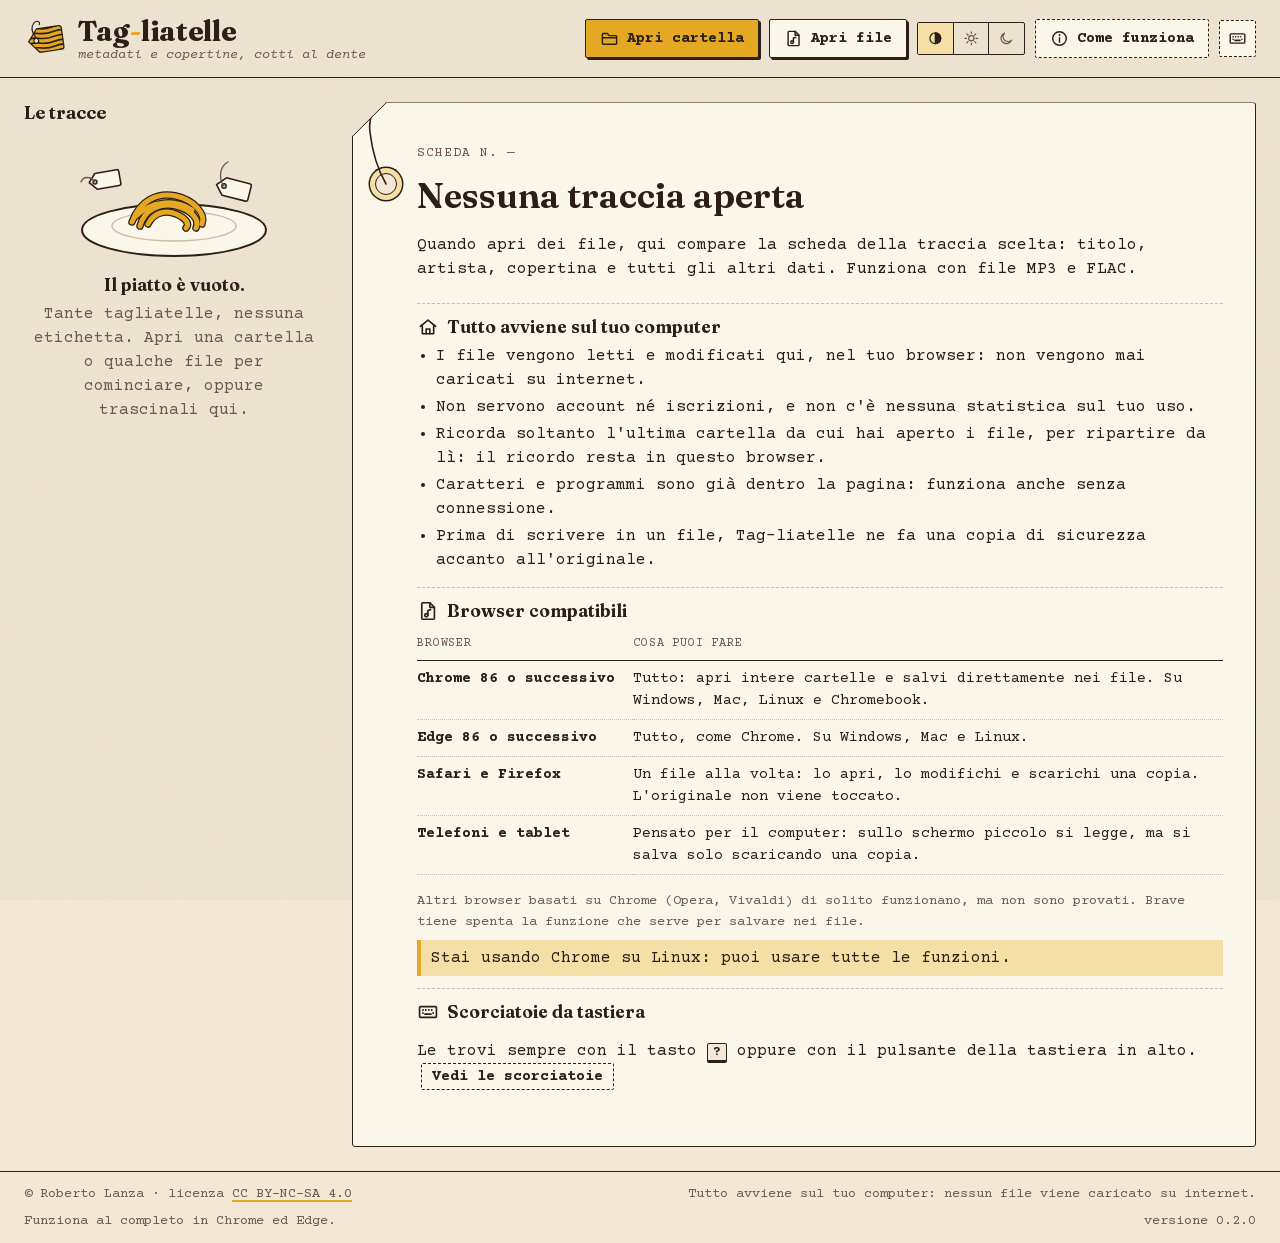
<file: rilasci/0.2.0/index.html>
<!doctype html>
<html lang="it">
<head>
<meta charset="utf-8">
<meta name="viewport" content="width=device-width, initial-scale=1">
<title>Tag-liatelle</title>
<meta name="description" content="Metadati e copertine per i tuoi file audio MP3 e FLAC, nel browser e senza inviare niente a nessuno.">
<meta name="author" content="Roberto Lanza">
<meta name="color-scheme" content="light dark">
<!-- Il tema scelto si applica subito, prima di disegnare la pagina, per evitare il lampo di colore sbagliato -->
<script>
  try { var t = localStorage.getItem("tagliatelle.tema"); if (t === "chiaro" || t === "scuro") document.documentElement.dataset.tema = t; } catch (e) {}
  try { if (localStorage.getItem("tagliatelle.movimento") === "no") document.documentElement.dataset.movimento = "no"; } catch (e) {}
</script>
<style>
/* ==========================================================================
   Tag-liatelle · foglio di stile
   Idea guida: il cartellino di collezione (museo di scienze + bottega).
   Colori: carta, inchiostro, UN accento giallo "pasta all'uovo",
   e il rosso timbro SOLO per il timbro e per gli avvisi.
   ========================================================================== */

/* ---------- Caratteri (incorporati, licenza OFL: vedi font/) ---------- */
@font-face { font-family: "Fraunces"; src: url("[data-uri]") format("woff2"); font-weight: 400 800; font-style: normal; font-display: swap; }
@font-face { font-family: "Courier Prime"; src: url("[data-uri]") format("woff2"); font-weight: 400; font-style: normal; font-display: swap; }
@font-face { font-family: "Courier Prime"; src: url("[data-uri]") format("woff2"); font-weight: 700; font-style: normal; font-display: swap; }
@font-face { font-family: "Courier Prime"; src: url("[data-uri]") format("woff2"); font-weight: 400; font-style: italic; font-display: swap; }

/* ---------- Tavolozza: tema chiaro ---------- */
:root {
  --carta:            #F2E8D5;  /* il tavolo di lavoro */
  --cartellino:       #FBF6EA;  /* la scheda */
  --cartellino-ombra: #E6D9C0;  /* le schede sotto la pila */
  --inchiostro:       #2B1F17;  /* testo e linee */
  --inchiostro-tenue: #6B5A4B;  /* etichette e note (contrasto ≥ 6:1 sul cartellino) */
  --riga:             #CDBDA3;  /* righe tratteggiate dei campi */
  --uovo:             #E5A823;  /* l'unico accento */
  --uovo-tenue:       #F4DFA6;  /* accento chiaro, solo per sfondi */
  --timbro:           #B3362B;  /* rosso timbro: conferme e avvisi */
  --fondo-foro:       var(--carta);
  --grana: 0.05;                 /* intensità della texture di carta */

  --f-titoli: "Fraunces", Georgia, "Times New Roman", serif;
  --f-dati:   "Courier Prime", "Courier New", Courier, monospace;

  --durata: 160ms;
  color-scheme: light;
}

/* ---------- Tavolozza: tema scuro ("carta da inventario" scura) ---------- */
@media (prefers-color-scheme: dark) {
  :root:not([data-tema="chiaro"]) {
    --carta:            #241D17;
    --cartellino:       #33291F;
    --cartellino-ombra: #2B231B;
    --inchiostro:       #EFE4CF;
    --inchiostro-tenue: #BFAE95;
    --riga:             #5E4F3F;
    --uovo:             #EDBA45;
    --uovo-tenue:       #5A4520;
    --timbro:           #E36A55;
    --grana: 0.07;
    color-scheme: dark;
  }
}
:root[data-tema="scuro"] {
  --carta:            #241D17;
  --cartellino:       #33291F;
  --cartellino-ombra: #2B231B;
  --inchiostro:       #EFE4CF;
  --inchiostro-tenue: #BFAE95;
  --riga:             #5E4F3F;
  --uovo:             #EDBA45;
  --uovo-tenue:       #5A4520;
  --timbro:           #E36A55;
  --grana: 0.07;
  color-scheme: dark;
}

/* ---------- Base ---------- */
*, *::before, *::after { box-sizing: border-box; }
html { -webkit-text-size-adjust: 100%; }
body {
  margin: 0;
  min-height: 100vh;
  background-color: var(--carta);
  color: var(--inchiostro);
  font: 16px/1.5 var(--f-dati);
  display: flex; flex-direction: column;
}
/* texture di carta molto leggera, disegnata con un filtro SVG (nessun file esterno) */
body::before {
  content: ""; position: fixed; inset: 0; pointer-events: none; z-index: 0;
  opacity: var(--grana);
  background-image: url("data:image/svg+xml,%3Csvg xmlns='http://www.w3.org/2000/svg' width='220' height='220'%3E%3Cfilter id='g'%3E%3CfeTurbulence type='fractalNoise' baseFrequency='.9' numOctaves='3' stitchTiles='stitch'/%3E%3CfeColorMatrix values='0 0 0 0 0 0 0 0 0 0 0 0 0 0 0 0 0 0 .9 0'/%3E%3C/filter%3E%3Crect width='100%25' height='100%25' filter='url(%23g)'/%3E%3C/svg%3E");
}
body > * { position: relative; z-index: 1; }

h1, h2, h3 { font-family: var(--f-titoli); font-weight: 650; line-height: 1.15; margin: 0; }
a { color: inherit; text-decoration-color: var(--uovo); text-decoration-thickness: 2px; text-underline-offset: 3px; }
a:hover { text-decoration-color: currentColor; }
.icona { width: 1.25em; height: 1.25em; flex: none; fill: none; stroke: currentColor; stroke-width: 1.8; stroke-linecap: round; stroke-linejoin: round; }
.solo-lettori { position: absolute !important; width: 1px; height: 1px; overflow: hidden; clip: rect(0 0 0 0); white-space: nowrap; }

/* focus sempre ben visibile, anche da tastiera */
:focus-visible { outline: 3px solid var(--uovo); outline-offset: 2px; }
.salta { position: absolute; left: 8px; top: -60px; background: var(--inchiostro); color: var(--cartellino); padding: 8px 12px; z-index: 10; }
.salta:focus { top: 8px; }

/* ---------- Pulsanti ---------- */
.bottone {
  display: inline-flex; align-items: center; gap: 8px;
  font: 700 0.95rem/1 var(--f-dati);
  color: var(--inchiostro); background: var(--cartellino);
  border: 1.5px solid var(--inchiostro);
  border-radius: 2px;
  padding: 9px 14px;
  cursor: pointer;
  box-shadow: 2px 2px 0 var(--inchiostro);           /* ombra netta, come un cartoncino */
  transition: transform var(--durata), box-shadow var(--durata);
}
.bottone:hover { transform: translate(-1px, -1px); box-shadow: 3px 3px 0 var(--inchiostro); }
.bottone:active { transform: translate(2px, 2px); box-shadow: 0 0 0 var(--inchiostro); }
.bottone[disabled] { opacity: .5; cursor: not-allowed; transform: none; box-shadow: 2px 2px 0 var(--inchiostro); }
.bottone.principale { background: var(--uovo); color: #2B1F17; }
.bottone.leggero { box-shadow: none; border-style: dashed; }
.bottone.leggero:hover { transform: none; border-style: solid; }
.bottone-icona { padding: 8px; }

/* ---------- Intestazione ---------- */
.testata {
  display: flex; align-items: center; gap: 16px; flex-wrap: wrap;
  padding: 14px 24px;
  border-bottom: 1.5px solid var(--inchiostro);
}
.marchio { display: flex; align-items: center; gap: 10px; margin-right: auto; text-decoration: none; }
.marchio svg { width: 44px; height: 44px; }
.marchio h1 { font-size: 1.8rem; font-weight: 720; letter-spacing: -0.01em; }
.marchio h1 .trattino { color: var(--uovo); }
.marchio .motto { display: block; font: italic 0.85rem/1.2 var(--f-dati); color: var(--inchiostro-tenue); }
.azioni { display: flex; gap: 10px; flex-wrap: wrap; align-items: center; }

/* selettore del tema: tre posizioni */
.tema { display: inline-flex; border: 1.5px solid var(--inchiostro); border-radius: 2px; }
.tema button {
  background: none; border: 0; color: var(--inchiostro-tenue); padding: 7px 9px; cursor: pointer; display: inline-flex;
}
.tema button + button { border-left: 1.5px solid var(--inchiostro); }
.tema button[aria-pressed="true"] { background: var(--uovo-tenue); color: var(--inchiostro); }

/* ---------- Avviso del browser ---------- */
.avviso {
  margin: 16px 24px 0;
  border: 1.5px solid var(--timbro);
  border-left-width: 6px;
  background: var(--cartellino);
  padding: 12px 16px;
  display: flex; gap: 12px; align-items: flex-start;
}
.avviso .icona { color: var(--timbro); margin-top: 2px; }
.avviso strong { color: var(--timbro); }
.avviso p { margin: 0 0 4px; }
.avviso[hidden] { display: none; }

/* ---------- Banco di lavoro: pila a sinistra, scheda al centro ---------- */
.banco {
  flex: 1;
  display: grid;
  grid-template-columns: minmax(240px, 300px) 1fr;
  gap: 28px;
  padding: 24px;
  max-width: 1280px; width: 100%; margin: 0 auto;
}

/* ---------- La pila di schede ---------- */
.pila h2 { font-size: 1.15rem; margin-bottom: 4px; display: flex; justify-content: space-between; align-items: baseline; }
.pila h2 small { font: 0.85rem var(--f-dati); color: var(--inchiostro-tenue); }
.elenco { list-style: none; margin: 12px 0 0; padding: 0; }
.elenco li + li { margin-top: -4px; }      /* le schede si sovrappongono un poco, come una pila */
.voce {
  display: grid; grid-template-columns: 2.2em 1fr auto; gap: 4px 8px; align-items: baseline;
  width: 100%; text-align: left;
  font: inherit; color: inherit;
  background: var(--cartellino);
  border: 1.5px solid var(--inchiostro);
  border-radius: 2px 2px 2px 10px;
  padding: 9px 10px 9px 6px;
  cursor: pointer;
  position: relative;
}
.voce:hover { background: var(--uovo-tenue); }
.voce[aria-current="true"] { box-shadow: inset 6px 0 0 var(--uovo); padding-left: 12px; z-index: 1; }
.voce .numero { font-weight: 700; text-align: right; color: var(--inchiostro-tenue); }
.voce .titolo { font-weight: 700; overflow: hidden; text-overflow: ellipsis; white-space: nowrap; }
.voce .formato { font-size: 0.75rem; border: 1px solid currentColor; padding: 0 4px; color: var(--inchiostro-tenue); }
.voce .artista { grid-column: 2 / 4; font-size: 0.85rem; color: var(--inchiostro-tenue); overflow: hidden; text-overflow: ellipsis; white-space: nowrap; }

/* stato vuoto: il piatto di tagliatelle senza etichette */
.vuoto { text-align: center; padding: 18px 8px; color: var(--inchiostro-tenue); }
.vuoto > svg { width: 200px; max-width: 80%; height: auto; display: block; margin: 0 auto 8px; }
.vuoto p { margin: 0 0 6px; }
.vuoto .grande { font: 650 1.1rem/1.3 var(--f-titoli); color: var(--inchiostro); }

/* ---------- La scheda grande ---------- */
.scheda {
  position: relative;
  background: var(--cartellino);
  border: 1.5px solid var(--inchiostro);
  /* angolo in alto a sinistra tagliato, come un cartellino; gli altri quasi vivi */
  clip-path: polygon(34px 0, 100% 0, 100% 100%, 0 100%, 0 34px);
  border-radius: 0 3px 3px 3px;
  padding: 28px 32px 32px 64px;
  min-height: 420px;
}
/* il bordo dell'angolo tagliato */
.scheda::before {
  content: ""; position: absolute; left: -1px; top: -1px; width: 50px; height: 50px;
  background: linear-gradient(135deg, transparent 23px, var(--inchiostro) 23px, var(--inchiostro) 25px, transparent 25px);
}
/* il foro con il rinforzo */
.foro {
  position: absolute; left: 22px; top: 70px;
  width: 22px; height: 22px; border-radius: 50%;
  background: var(--fondo-foro);
  border: 1.5px solid var(--inchiostro);
  box-shadow: 0 0 0 5px var(--uovo-tenue), 0 0 0 6.5px var(--inchiostro);
}
.laccetto { position: absolute; left: 0; top: 0; width: 60px; height: 90px; pointer-events: none; color: var(--inchiostro); }

.scheda-testa { display: flex; gap: 24px; align-items: flex-start; justify-content: space-between; }
.scheda-testa .chi { min-width: 0; }
.scheda .inventario { font-size: 0.8rem; letter-spacing: .08em; text-transform: uppercase; color: var(--inchiostro-tenue); }
.scheda h2 { font-size: clamp(1.5rem, 3vw, 2.2rem); margin: 4px 0 2px; overflow-wrap: anywhere; }
.scheda .nome-file { font-size: 0.85rem; color: var(--inchiostro-tenue); overflow-wrap: anywhere; }

/* la copertina incollata come una fotografia */
.foto {
  flex: none; width: 150px; aspect-ratio: 1;
  background: var(--cartellino-ombra);
  border: 6px solid #FFFDF7;
  outline: 1px solid var(--riga);
  transform: rotate(2.5deg);
  position: relative;
  display: grid; place-items: center;
  color: var(--inchiostro-tenue); font-size: 0.8rem; text-align: center;
  background-image: repeating-linear-gradient(45deg, transparent 0 7px, var(--riga) 7px 8px);
}
:root[data-tema="scuro"] .foto { border-color: #4A3E31; }
@media (prefers-color-scheme: dark) { :root:not([data-tema="chiaro"]) .foto { border-color: #4A3E31; } }
.foto img { width: 100%; height: 100%; object-fit: cover; display: block; }
.foto span { background: var(--cartellino); padding: 2px 6px; }
/* due strisce di nastro adesivo (opache, niente vetro) */
.foto::before, .foto::after {
  content: ""; position: absolute; width: 56px; height: 18px; background: var(--uovo-tenue);
  border: 1px solid var(--riga); opacity: .95;
}
.foto::before { top: -12px; left: -16px; transform: rotate(-32deg); }
.foto::after  { bottom: -10px; right: -18px; transform: rotate(-28deg); }

/* gruppi di campi */
.gruppo { margin-top: 22px; border-top: 1.5px dashed var(--riga); padding-top: 12px; }
.gruppo > summary, .gruppo > h3 {
  font: 650 1.1rem/1.2 var(--f-titoli);
  cursor: pointer; list-style: none;
  display: flex; align-items: center; gap: 8px;
}
.gruppo > h3 { cursor: default; }
.gruppo > summary::-webkit-details-marker { display: none; }
.gruppo > summary::before {
  content: "+"; font: 700 1rem/1 var(--f-dati);
  width: 20px; height: 20px; display: inline-grid; place-items: center;
  border: 1.5px solid var(--inchiostro);
}
.gruppo[open] > summary::before { content: "−"; background: var(--uovo-tenue); }
.gruppo summary small, .gruppo h3 small { font: 0.8rem var(--f-dati); color: var(--inchiostro-tenue); }

.campi { display: grid; grid-template-columns: repeat(12, 1fr); gap: 12px 18px; margin-top: 12px; }
.campo { grid-column: span 6; display: flex; flex-direction: column; min-width: 0; }
.campo.largo { grid-column: span 12; }
.campo.stretto { grid-column: span 4; }
.campo.quarto { grid-column: span 3; }
.campo label, .campo .etichetta {
  font-size: 0.75rem; letter-spacing: .07em; text-transform: uppercase; color: var(--inchiostro-tenue);
}
.campo input, .campo textarea, .campo select {
  font: 1rem/1.4 var(--f-dati); color: var(--inchiostro);
  background: transparent;
  border: 0; border-bottom: 1.5px dotted var(--inchiostro-tenue);
  border-radius: 0;
  padding: 4px 2px;
  width: 100%;
}
.campo textarea { resize: vertical; min-height: 4.2em; border: 1.5px dotted var(--inchiostro-tenue); }
.campo input:focus, .campo textarea:focus { outline: none; border-bottom: 2px solid var(--uovo); background: var(--uovo-tenue); }
.campo input[readonly] { cursor: default; }
.coppia { display: flex; align-items: baseline; gap: 6px; }
.coppia input { width: 4ch; flex: 1; text-align: center; }
.coppia span { color: var(--inchiostro-tenue); }

.nota-esempio {
  margin-top: 26px; padding: 10px 12px; font-size: 0.9rem;
  border: 1.5px dashed var(--inchiostro-tenue); color: var(--inchiostro-tenue);
}

/* ---------- Il timbro ---------- */
.timbro {
  position: absolute; right: 36px; bottom: 30px;
  font: 800 1.5rem/1 var(--f-titoli); letter-spacing: .12em; text-transform: uppercase;
  color: var(--timbro);
  border: 3px double var(--timbro);
  padding: 8px 14px 6px;
  border-radius: 4px;
  transform: rotate(-9deg);
  opacity: .88;
  mix-blend-mode: multiply;
  pointer-events: none;
}
:root[data-tema="scuro"] .timbro { mix-blend-mode: normal; }
@media (prefers-color-scheme: dark) { :root:not([data-tema="chiaro"]) .timbro { mix-blend-mode: normal; } }
.timbro small { display: block; font: 700 0.65rem/1.2 var(--f-dati); letter-spacing: .05em; margin-top: 3px; text-align: center; }
.timbro[hidden] { display: none; }
.timbro.impresso { animation: imprimi 260ms cubic-bezier(.2,.9,.3,1.3) both; }
@keyframes imprimi {
  0%   { transform: rotate(-9deg) scale(1.8); opacity: 0; }
  70%  { transform: rotate(-9deg) scale(.96); opacity: .95; }
  100% { transform: rotate(-9deg) scale(1);   opacity: .88; }
}

/* ---------- Finestrella delle scorciatoie ---------- */
dialog {
  border: 1.5px solid var(--inchiostro); border-radius: 2px;
  background: var(--cartellino); color: var(--inchiostro);
  padding: 20px 24px; max-width: min(460px, calc(100vw - 32px));
  box-shadow: 4px 4px 0 var(--inchiostro);
}
dialog::backdrop { background: rgba(43, 31, 23, .35); }
dialog h2 { font-size: 1.3rem; margin-bottom: 10px; }
dialog.largo { max-width: min(760px, calc(100vw - 32px)); }
.tasti, .compatibili { border-collapse: collapse; width: 100%; margin: 0 0 16px; font-size: 0.92rem; }
.tasti th, .tasti td, .compatibili th, .compatibili td {
  text-align: left; vertical-align: top; padding: 7px 10px 7px 0; border-bottom: 1.5px dotted var(--riga);
}
.tasti thead th, .compatibili thead th {
  font-size: 0.75rem; letter-spacing: .07em; text-transform: uppercase; color: var(--inchiostro-tenue); font-weight: 400;
  border-bottom: 1.5px solid var(--inchiostro);
}
.tasti tbody th, .compatibili tbody th { font-weight: 700; }
.tasti td { white-space: nowrap; }
.tasti td.tuo { background: var(--uovo-tenue); padding-left: 8px; }
.tasti thead small { text-transform: none; letter-spacing: 0; }

/* "Come funziona" */
.info { margin-top: 22px; display: grid; gap: 4px; }
.info-blocco { border-top: 1.5px dashed var(--riga); padding-top: 12px; margin-bottom: 8px; }
.info-blocco h3 { font-size: 1.1rem; display: flex; align-items: center; gap: 8px; margin-bottom: 6px; }
.info-blocco ul { margin: 0; padding-left: 1.2em; }
.info-blocco li { margin-bottom: 3px; }
.info-blocco .bottone { margin-left: 4px; padding: 5px 10px; }
.nota-piccola { font-size: 0.85rem; color: var(--inchiostro-tenue); margin: 0 0 8px; }
.giudizio { margin: 0; padding: 6px 10px; border-left: 4px solid var(--uovo); background: var(--uovo-tenue); }
.giudizio.attenzione { border-left-color: var(--timbro); background: transparent; border: 1.5px solid var(--timbro); border-left-width: 4px; }
kbd {
  font: 700 0.85rem var(--f-dati); border: 1.5px solid var(--inchiostro); border-bottom-width: 3px;
  padding: 0 5px; border-radius: 2px; background: var(--carta);
}

/* ---------- Messaggio breve (in basso) ---------- */
.messaggio {
  position: fixed; left: 50%; bottom: 20px; transform: translateX(-50%);
  background: var(--inchiostro); color: var(--cartellino);
  padding: 10px 16px; border-radius: 2px; max-width: calc(100vw - 32px);
  z-index: 20;
}
.messaggio[hidden] { display: none; }

/* ---------- Piede ---------- */
.piede {
  border-top: 1.5px solid var(--inchiostro);
  padding: 12px 24px; font-size: 0.85rem; color: var(--inchiostro-tenue);
  display: flex; flex-wrap: wrap; gap: 6px 18px; justify-content: space-between;
}

/* ---------- Schermi piccoli ---------- */
@media (max-width: 860px) {
  .banco { grid-template-columns: 1fr; padding: 16px; gap: 20px; }
  .testata { padding: 12px 16px; }
  .avviso { margin: 12px 16px 0; }
  .scheda { padding: 24px 18px 28px 50px; }
  .foro { left: 16px; }
  .foto { width: 104px; }
  .campo, .campo.stretto { grid-column: span 12; }
  .campo.quarto { grid-column: span 6; }
  .piede { padding: 12px 16px; }
}
@media (max-width: 520px) {
  .scheda-testa { flex-direction: column-reverse; }
  .marchio h1 { font-size: 1.5rem; }
  .azioni .testo-lungo { display: none; }
}

/* ---------- Meno movimento: rispetto la preferenza di sistema ---------- */
@media (prefers-reduced-motion: reduce) {
  *, *::before, *::after { animation: none !important; transition: none !important; }
}
:root[data-movimento="no"] *, :root[data-movimento="no"] *::before, :root[data-movimento="no"] *::after {
  animation: none !important; transition: none !important;
}

/* nella tabella dei browser il nome resta su una riga (sugli schermi larghi) */
@media (min-width: 700px) { .compatibili tbody th { white-space: nowrap; padding-right: 18px; } }

/* ==========================================================================
   Blocco 2: file veri nella pila e nella scheda
   ========================================================================== */
.voce.problema .artista { color: var(--timbro); }

/* copertina vera, con didascalia sotto come in un museo */
.copertina { margin: 0; flex: none; width: 170px; }
.copertina .foto { width: 100%; background-image: none; }
.copertina figcaption { font-size: 0.75rem; color: var(--inchiostro-tenue); margin-top: 14px; line-height: 1.35; }
.copertina figcaption + figcaption { margin-top: 4px; }

.avviso-scheda { margin: 18px 0 0; }
.avviso-scheda p { margin: 0 0 4px; }
.conservati { display: flex; gap: 8px; align-items: flex-start; margin-top: 22px; font-size: 0.9rem; color: var(--inchiostro-tenue); }
.conservati .icona { flex: none; margin-top: 1px; }
.personalizzati dl { display: grid; grid-template-columns: max-content 1fr; gap: 4px 14px; margin: 6px 0 0; }
.personalizzati dt { font-weight: 700; }
.personalizzati dd { margin: 0; border-bottom: 1.5px dotted var(--inchiostro-tenue); overflow-wrap: anywhere; }

/* mentre si trascinano file sulla pagina */
body.trascino::after {
  content: "Lascia qui i file o la cartella";
  position: fixed; inset: 12px; z-index: 30;
  display: grid; place-items: center;
  font: 650 1.6rem var(--f-titoli); color: var(--inchiostro);
  background: var(--uovo-tenue);
  border: 3px dashed var(--inchiostro);
  opacity: .96;
}
@media (max-width: 860px) { .copertina { width: 120px; } }
@media (max-width: 520px) { .copertina { width: 150px; } }

</style>
<link rel="icon" type="image/svg+xml" href="[data-uri]">
<link rel="icon" type="image/png" sizes="32x32" href="[data-uri]">
<link rel="apple-touch-icon" href="[data-uri]">
</head>
<body>

<!-- =====================================================================
     Icone disegnate a mano: tutte su griglia 24×24, tratto 1,8, estremità
     arrotondate. Si usano con <svg class="icona"><use href="#i-nome"/></svg>
     ===================================================================== -->
<svg width="0" height="0" style="position:absolute" aria-hidden="true" focusable="false">
  <defs>
    <symbol id="i-cartella" viewBox="0 0 24 24"><path d="M3 7.5V18a1.2 1.2 0 0 0 1.2 1.2h15.6A1.2 1.2 0 0 0 21 18V9.6a1.2 1.2 0 0 0-1.2-1.2H11.4L9.3 5.6H4.2A1.2 1.2 0 0 0 3 6.8z"/><path d="M3.4 11h17.2"/></symbol>
    <symbol id="i-file" viewBox="0 0 24 24"><path d="M6.2 3h7.9L19 7.9V20a1 1 0 0 1-1 1H6.2a1 1 0 0 1-1-1V4a1 1 0 0 1 1-1z"/><path d="M14 3.2V8h4.8"/><circle cx="10.2" cy="16.6" r="1.7"/><path d="M11.9 16.6v-5.2l3-.9"/></symbol>
    <symbol id="i-sole" viewBox="0 0 24 24"><circle cx="12" cy="12" r="3.8"/><path d="M12 2.8v2.4M12 18.8v2.4M2.8 12h2.4M18.8 12h2.4M5.5 5.5l1.7 1.7M16.8 16.8l1.7 1.7M5.5 18.5l1.7-1.7M16.8 7.2l1.7-1.7"/></symbol>
    <symbol id="i-luna" viewBox="0 0 24 24"><path d="M19.6 14.6A7.9 7.9 0 1 1 9.4 4.4a6.3 6.3 0 0 0 10.2 10.2z"/></symbol>
    <symbol id="i-auto" viewBox="0 0 24 24"><circle cx="12" cy="12" r="7.8"/><path d="M12 4.2a7.8 7.8 0 0 1 0 15.6z" fill="currentColor"/></symbol>
    <symbol id="i-avviso" viewBox="0 0 24 24"><path d="M12 3.6 21.2 19.6H2.8z"/><path d="M12 9.6v4.4"/><path d="M12 16.9v.1" stroke-width="2.4"/></symbol>
    <symbol id="i-tastiera" viewBox="0 0 24 24"><rect x="2.8" y="6.2" width="18.4" height="11.6" rx="1.2"/><path d="M6.4 9.8h.1M9.6 9.8h.1M12.8 9.8h.1M16 9.8h.1M6.4 13h.1M17.6 13h.1M8.8 14.4h6.4" stroke-width="2"/></symbol>
    <symbol id="i-su" viewBox="0 0 24 24"><path d="M12 19V5.4M6.4 11 12 5.4 17.6 11"/></symbol>
    <symbol id="i-giu" viewBox="0 0 24 24"><path d="M12 5v13.6M6.4 13 12 18.6 17.6 13"/></symbol>
    <symbol id="i-chiudi" viewBox="0 0 24 24"><path d="M6.2 6.2l11.6 11.6M17.8 6.2 6.2 17.8"/></symbol>
    <symbol id="i-timbro" viewBox="0 0 24 24"><path d="M9.6 3.6h4.8l-.8 6h4.6a1 1 0 0 1 1 .8l.8 3.8H4l.8-3.8a1 1 0 0 1 1-.8h4.6z"/><path d="M5 17.4h14M7 20.4h10"/></symbol>
    <symbol id="i-info" viewBox="0 0 24 24"><circle cx="12" cy="12" r="8.6"/><path d="M12 11v5.6"/><path d="M12 7.6v.1" stroke-width="2.4"/></symbol>
    <symbol id="i-casa" viewBox="0 0 24 24"><path d="M3.6 11.2 12 4.4l8.4 6.8"/><path d="M5.8 9.6v9.8h12.4V9.6"/><path d="M10 19.4v-5.2h4v5.2"/></symbol>
    <symbol id="i-occhio-esempio" viewBox="0 0 24 24"><path d="M4.4 4.4h10.2l5 5V19.6H4.4z"/><path d="M8 10h6M8 13.4h8M8 16.8h5"/></symbol>
  </defs>
</svg>

<a class="salta" href="#scheda">Vai alla scheda</a>

<header class="testata">
  <a class="marchio" href="#" aria-label="Tag-liatelle, pagina iniziale">
    <!-- il simbolo del logo (stessi tracciati di logo/tag-liatelle-simbolo.svg), con i colori del tema -->
    <svg viewBox="0 0 100 100" aria-hidden="true">
      <defs><clipPath id="taglio-marchio"><path d="M32 24H82Q88 24 88 30V72Q88 78 82 78H32L10 51ZM22 51a5.5 5.5 0 1 0 11 0a5.5 5.5 0 1 0-11 0Z" clip-rule="evenodd"/></clipPath></defs>
      <g transform="rotate(-8 50 50)">
        <path d="M32 24H82Q88 24 88 30V72Q88 78 82 78H32L10 51ZM22 51a5.5 5.5 0 1 0 11 0a5.5 5.5 0 1 0-11 0Z" fill="var(--inchiostro)" fill-rule="evenodd"/>
        <g clip-path="url(#taglio-marchio)" fill="none" stroke="var(--uovo)" stroke-width="7" stroke-linecap="round">
          <path d="M4 30Q20 26 36 30T68 30T100 30"/><path d="M4 41Q20 37 36 41T68 41T100 41"/><path d="M4 52Q20 48 36 52T68 52T100 52"/><path d="M4 63Q20 59 36 63T68 63T100 63"/><path d="M4 74Q20 70 36 74T68 74T100 74"/>
        </g>
        <path d="M32 24H82Q88 24 88 30V72Q88 78 82 78H32L10 51Z" fill="none" stroke="var(--inchiostro)" stroke-width="2.8" stroke-linejoin="round"/>
        <path d="M22 51a5.5 5.5 0 1 0 11 0a5.5 5.5 0 1 0-11 0Z" fill="none" stroke="var(--inchiostro)" stroke-width="2.6"/>
      </g>
      <path d="M26.6 46.2C19 36 15 23 22.4 13.6C28 6.8 38 9.6 34.4 17.6" fill="none" stroke="var(--inchiostro)" stroke-width="2.6" stroke-linecap="round"/>
    </svg>
    <span>
      <h1>Tag<span class="trattino">-</span>liatelle</h1>
      <span class="motto">metadati e copertine, cotti al dente</span>
    </span>
  </a>

  <div class="azioni">
    <button class="bottone principale" id="apri-cartella" type="button">
      <svg class="icona" aria-hidden="true"><use href="#i-cartella"/></svg>Apri cartella
    </button>
    <button class="bottone" id="apri-file" type="button">
      <svg class="icona" aria-hidden="true"><use href="#i-file"/></svg>Apri file
    </button>
    <div class="tema" role="group" aria-label="Tema dei colori">
      <button type="button" data-tema="auto" aria-pressed="true" title="Tema automatico (come il computer)"><svg class="icona" aria-hidden="true"><use href="#i-auto"/></svg><span class="solo-lettori">Automatico</span></button>
      <button type="button" data-tema="chiaro" aria-pressed="false" title="Tema chiaro"><svg class="icona" aria-hidden="true"><use href="#i-sole"/></svg><span class="solo-lettori">Chiaro</span></button>
      <button type="button" data-tema="scuro" aria-pressed="false" title="Tema scuro"><svg class="icona" aria-hidden="true"><use href="#i-luna"/></svg><span class="solo-lettori">Scuro</span></button>
    </div>
    <button class="bottone leggero" id="apri-info" type="button">
      <svg class="icona" aria-hidden="true"><use href="#i-info"/></svg><span class="testo-lungo">Come funziona</span>
    </button>
    <button class="bottone leggero bottone-icona" id="apri-scorciatoie" type="button" title="Scorciatoie da tastiera (?)" aria-label="Scorciatoie da tastiera">
      <svg class="icona" aria-hidden="true"><use href="#i-tastiera"/></svg>
    </button>
  </div>
</header>

<!-- Avviso sul browser: lo riempie js/supporto.js solo se serve -->
<div class="avviso" id="avviso-browser" role="status" hidden>
  <svg class="icona" aria-hidden="true"><use href="#i-avviso"/></svg>
  <div id="avviso-testo"></div>
</div>

<main class="banco">
  <!-- La pila di schede (elenco delle tracce) -->
  <section class="pila" aria-labelledby="titolo-pila">
    <h2 id="titolo-pila">Le tracce <small id="conteggio"></small></h2>
    <div id="pila-contenuto"></div>
  </section>

  <!-- La scheda grande -->
  <section class="scheda" id="scheda" tabindex="-1" aria-label="Scheda della traccia">
    <span class="foro" aria-hidden="true"></span>
    <svg class="laccetto" viewBox="0 0 60 90" aria-hidden="true"><path d="M33 81c-8-14-14-34-16-52C15 14 22 2 30 0" fill="none" stroke="currentColor" stroke-width="1.6" stroke-linecap="round"/></svg>
    <div id="scheda-contenuto"></div>
  </section>
</main>

<footer class="piede">
  <span>© Roberto Lanza · licenza <a href="https://creativecommons.org/licenses/by-nc-sa/4.0/deed.it" rel="license noopener" target="_blank">CC BY-NC-SA 4.0</a></span>
  <span>Tutto avviene sul tuo computer: nessun file viene caricato su internet.</span>
  <span>Funziona al completo in Chrome ed Edge.</span>
  <span>versione <span id="versione">0.2.0</span></span>
</footer>

<!-- Finestrella delle scorciatoie -->
<dialog id="scorciatoie" aria-labelledby="titolo-scorciatoie" class="largo">
  <h2 id="titolo-scorciatoie">Scorciatoie da tastiera</h2>
  <table class="tasti">
    <thead><tr><th scope="col">Cosa fa</th><th scope="col" id="col-mac">Mac</th><th scope="col" id="col-pc">Windows e Linux</th></tr></thead>
    <tbody id="righe-tasti"></tbody>
  </table>
  <p>
    <label><input type="checkbox" id="animazioni"> Animazioni attive</label><br>
    <small id="nota-animazioni"></small>
  </p>
  <form method="dialog"><button class="bottone" type="submit">Chiudi</button></form>
</dialog>

<!-- Finestrella "Come funziona": il contenuto lo scrive js/app.js -->
<dialog id="info" aria-labelledby="titolo-info" class="largo">
  <h2 id="titolo-info">Come funziona Tag-liatelle</h2>
  <div id="info-contenuto"></div>
  <form method="dialog"><button class="bottone" type="submit">Chiudi</button></form>
</dialog>

<div class="messaggio" id="messaggio" role="status" aria-live="polite" hidden></div>

<script>
/* --- js/binario.js --- */
/* ==========================================================================
   Tag-liatelle · attrezzi per i byte
   Lettura di numeri e testi dentro un Uint8Array, nelle codifiche usate
   dai tag: Latin-1, UTF-16 (con o senza BOM), UTF-8.
   Funziona sia nel browser (window.Binario) sia in Node (require).
   ========================================================================== */
(function (radice, fabbrica) {
  const modulo = fabbrica();
  if (typeof module === "object" && module.exports) module.exports = modulo;
  else radice.Binario = modulo;
})(typeof globalThis !== "undefined" ? globalThis : this, function () {
  "use strict";

  const u16 = (b, i) => (b[i] << 8) | b[i + 1];
  const u24 = (b, i) => (b[i] << 16) | (b[i + 1] << 8) | b[i + 2];
  const u32 = (b, i) => ((b[i] << 24) >>> 0) + ((b[i + 1] << 16) | (b[i + 2] << 8) | b[i + 3]);
  const u32le = (b, i) => ((b[i + 3] << 24) >>> 0) + ((b[i + 2] << 16) | (b[i + 1] << 8) | b[i]);
  /** Numero "syncsafe" di ID3: 4 byte da 7 bit ciascuno. */
  const syncsafe = (b, i) => (b[i] << 21) | (b[i + 1] << 14) | (b[i + 2] << 7) | b[i + 3];
  const eSyncsafe = (b, i) => ((b[i] | b[i + 1] | b[i + 2] | b[i + 3]) & 0x80) === 0;

  /** Quattro caratteri ASCII (per esempio "TIT2"). */
  function ascii(b, inizio, lunghezza) {
    let s = "";
    for (let i = inizio; i < inizio + lunghezza && i < b.length; i++) s += String.fromCharCode(b[i]);
    return s;
  }

  // Latin-1 vero (ISO-8859-1): ogni byte è il carattere con lo stesso numero.
  // Non si usa TextDecoder("latin1") perché nei browser significa Windows-1252.
  function latin1(b) {
    let s = "";
    for (let i = 0; i < b.length; i += 4096) s += String.fromCharCode.apply(null, b.subarray(i, i + 4096));
    return s;
  }

  const decUtf8 = typeof TextDecoder !== "undefined" ? new TextDecoder("utf-8") : null;
  const decLe = typeof TextDecoder !== "undefined" ? new TextDecoder("utf-16le") : null;
  const decBe = typeof TextDecoder !== "undefined" ? new TextDecoder("utf-16be") : null;

  /** UTF-16: guarda il BOM (FF FE o FE FF); senza BOM usa l'ordine indicato. */
  function utf16(b, ordinePredefinito) {
    let le = ordinePredefinito !== "be";
    let inizio = 0;
    if (b.length >= 2 && b[0] === 0xFF && b[1] === 0xFE) { le = true; inizio = 2; }
    else if (b.length >= 2 && b[0] === 0xFE && b[1] === 0xFF) { le = false; inizio = 2; }
    const corpo = b.subarray(inizio, inizio + ((b.length - inizio) & ~1));
    return (le ? decLe : decBe).decode(corpo);
  }

  /**
   * Decodifica un testo ID3.
   * @param {Uint8Array} b
   * @param {number} enc  0 Latin-1, 1 UTF-16 con BOM, 2 UTF-16 BE, 3 UTF-8
   */
  function testo(b, enc) {
    if (enc === 0) return latin1(b);
    if (enc === 1) return utf16(b, "le");
    if (enc === 2) return utf16(b, "be");
    if (enc === 3) return decUtf8.decode(b);
    return latin1(b); // codifica sconosciuta: meglio qualcosa che niente
  }

  /** Lunghezza del terminatore: 2 byte per UTF-16, 1 per gli altri. */
  const larghezzaZero = (enc) => (enc === 1 || enc === 2 ? 2 : 1);

  /**
   * Cerca la fine di una stringa terminata da zero.
   * @returns {number} posizione del terminatore, oppure la fine se manca
   */
  function cercaZero(b, inizio, enc) {
    if (larghezzaZero(enc) === 2) {
      for (let i = inizio; i + 1 < b.length; i += 2) if (b[i] === 0 && b[i + 1] === 0) return i;
      return b.length;
    }
    for (let i = inizio; i < b.length; i++) if (b[i] === 0) return i;
    return b.length;
  }

  /** Divide un testo in più valori separati da zero (ID3v2.4), togliendo gli zeri finali. */
  function testi(b, enc) {
    const valori = [];
    const z = larghezzaZero(enc);
    let i = 0;
    while (i < b.length) {
      const f = cercaZero(b, i, enc);
      valori.push(testo(b.subarray(i, f), enc));
      i = f + z;
    }
    // via i valori vuoti in coda (terminatori finali)
    while (valori.length > 1 && valori[valori.length - 1] === "") valori.pop();
    return valori.length ? valori : [""];
  }

  /** Toglie la "unsynchronisation": ogni FF 00 torna FF. */
  function risincronizza(b) {
    let conta = 0;
    for (let i = 0; i + 1 < b.length; i++) if (b[i] === 0xFF && b[i + 1] === 0x00) conta++;
    if (!conta) return b;
    const out = new Uint8Array(b.length - conta);
    let j = 0;
    for (let i = 0; i < b.length; i++) {
      out[j++] = b[i];
      if (b[i] === 0xFF && b[i + 1] === 0x00) i++;
    }
    return out;
  }

  /** Byte in esadecimale, utile per i messaggi e i test. */
  const esa = (b) => Array.from(b, (x) => x.toString(16).padStart(2, "0")).join(" ");

  return { u16, u24, u32, u32le, syncsafe, eSyncsafe, ascii, latin1, utf16, testo, testi, cercaZero, larghezzaZero, risincronizza, esa };
});

</script>
<script>
/* --- js/campi.js --- */
/* ==========================================================================
   Tag-liatelle · elenco dei campi
   Qui si decide QUALI campi esistono, in quale gruppo stanno e come si
   chiamano nell'interfaccia. Nei blocchi successivi ogni campo riceverà
   anche il nome del frame ID3 (MP3) e del commento Vorbis (FLAC).
   Il file funziona sia nel browser (window.Campi) sia in Node (require).
   ========================================================================== */
(function (radice, fabbrica) {
  const modulo = fabbrica();
  if (typeof module === "object" && module.exports) module.exports = modulo;
  else radice.Campi = modulo;
})(typeof globalThis !== "undefined" ? globalThis : this, function () {
  "use strict";

  // id3: il frame ID3 dove si legge e si scrive il campo nei file MP3.
  //   "TXXX:NOME" = frame di testo personalizzato con quella descrizione.
  //   Anno: si legge da TYER (v2.3) o TDRC (v2.4).
  //   Copyright della registrazione (℗): TPRO, il frame ufficiale di ID3v2.4.
  // larghezza: "largo" (riga intera), "medio" (mezza riga), "stretto" (un terzo), "quarto" (un quarto)
  // tipo: "testo" | "numero-di" (es. 3 di 12) | "lungo" (più righe) | "si-no" | "copertina"
  const GRUPPI = [
    {
      id: "base", nome: "Base", sempreAperto: true,
      campi: [
        { id: "titolo",  etichetta: "Titolo",  larghezza: "largo", id3: "TIT2" },
        { id: "artista", etichetta: "Artista", larghezza: "medio", id3: "TPE1" },
        { id: "album",   etichetta: "Album",   larghezza: "medio", id3: "TALB" },
        { id: "anno",    etichetta: "Anno",    larghezza: "quarto", id3: "TYER" },
        { id: "genere",  etichetta: "Genere",  larghezza: "quarto", id3: "TCON" },
        { id: "traccia", etichetta: "Traccia", larghezza: "quarto", tipo: "numero-di", id3: "TRCK" },
        { id: "disco",   etichetta: "Disco",   larghezza: "quarto", tipo: "numero-di", id3: "TPOS" },
      ],
    },
    {
      id: "crediti", nome: "Crediti", nota: "chi ha fatto cosa",
      campi: [
        { id: "artistaAlbum",   etichetta: "Artista dell'album", larghezza: "medio", id3: "TPE2" },
        { id: "compositore",    etichetta: "Compositore",        larghezza: "medio", id3: "TCOM" },
        { id: "paroliere",      etichetta: "Paroliere",          larghezza: "medio", id3: "TEXT" },
        { id: "direttore",      etichetta: "Direttore",          larghezza: "medio", id3: "TPE3" },
        { id: "remixer",        etichetta: "Remixer",            larghezza: "medio", id3: "TPE4" },
        { id: "sottotitolo",    etichetta: "Sottotitolo",        larghezza: "medio", id3: "TIT3" },
        { id: "raggruppamento", etichetta: "Raggruppamento",     larghezza: "medio", id3: "TIT1" },
        { id: "lingua",         etichetta: "Lingua",             larghezza: "stretto", id3: "TLAN" },
        { id: "testo",          etichetta: "Testo del brano",    larghezza: "largo", tipo: "lungo", id3: "USLT" },
      ],
    },
    {
      id: "diritti", nome: "Edizione e diritti", nota: "copyright, etichetta, licenza",
      campi: [
        { id: "copyright",       etichetta: "Copyright ©",               larghezza: "medio", id3: "TCOP" },
        { id: "copyrightRegistrazione", etichetta: "Copyright registrazione ℗", larghezza: "medio", id3: "TPRO" },
        { id: "editore",         etichetta: "Editore o etichetta",       larghezza: "medio", id3: "TPUB" },
        { id: "catalogo",        etichetta: "Numero di catalogo",        larghezza: "stretto", id3: "TXXX:CATALOGNUMBER" },
        { id: "codiceBarre",     etichetta: "Codice a barre (UPC/EAN)",  larghezza: "stretto", id3: "TXXX:BARCODE" },
        { id: "isrc",            etichetta: "Codice ISRC",               larghezza: "stretto", id3: "TSRC" },
        { id: "licenza",         etichetta: "Licenza",                   larghezza: "largo", id3: "TXXX:LICENSE" },
        { id: "sitoArtista",     etichetta: "Sito dell'artista",         larghezza: "medio", id3: "WOAR" },
        { id: "sitoLicenza",     etichetta: "Pagina della licenza",      larghezza: "medio", id3: "WCOP" },
        { id: "sitoEtichetta",   etichetta: "Sito dell'etichetta",       larghezza: "medio", id3: "WPUB" },
      ],
    },
    {
      id: "extra", nome: "Extra", nota: "BPM, tonalità, note e campi tuoi",
      campi: [
        { id: "bpm",          etichetta: "BPM",           larghezza: "stretto", id3: "TBPM" },
        { id: "tonalita",     etichetta: "Tonalità",      larghezza: "stretto", id3: "TKEY" },
        { id: "compilation",  etichetta: "Compilation",   larghezza: "stretto", tipo: "si-no", id3: "TCMP" },
        { id: "codificatoDa", etichetta: "Codificato da", larghezza: "medio", id3: "TENC" },
        { id: "commenti",     etichetta: "Commenti",      larghezza: "largo", tipo: "lungo", id3: "COMM" },
      ],
    },
  ];

  /** Tutti i campi in un elenco solo. */
  const TUTTI = GRUPPI.flatMap((g) => g.campi);

  return { GRUPPI, TUTTI };
});

</script>
<script>
/* --- js/id3.js --- */
/* ==========================================================================
   Tag-liatelle · lettura dei tag MP3 (ID3v2.2, v2.3, v2.4 e ID3v1)
   Legge SOLO il blocco dei tag: l'audio non viene mai letto né toccato.
   Ogni frame viene conservato com'è, anche quelli che non conosciamo,
   così al salvataggio (blocco 3) potremo riscriverli identici.
   Funziona sia nel browser (window.Id3) sia in Node (require).
   ========================================================================== */
(function (radice, fabbrica) {
  if (typeof module === "object" && module.exports) {
    module.exports = fabbrica(require("./binario.js"), require("./campi.js"));
  } else {
    radice.Id3 = fabbrica(radice.Binario, radice.Campi);
  }
})(typeof globalThis !== "undefined" ? globalThis : this, function (B, Campi) {
  "use strict";

  // ------------------------------------------------------------------
  // Elenco storico dei generi (ID3v1 e "(n)" in ID3v2), 0-191
  // ------------------------------------------------------------------
  const GENERI = ("Blues|Classic Rock|Country|Dance|Disco|Funk|Grunge|Hip-Hop|Jazz|Metal|New Age|Oldies|Other|Pop|R&B|Rap|Reggae|Rock|Techno|Industrial|" +
    "Alternative|Ska|Death Metal|Pranks|Soundtrack|Euro-Techno|Ambient|Trip-Hop|Vocal|Jazz+Funk|Fusion|Trance|Classical|Instrumental|Acid|House|Game|Sound Clip|Gospel|Noise|" +
    "Alternative Rock|Bass|Soul|Punk|Space|Meditative|Instrumental Pop|Instrumental Rock|Ethnic|Gothic|Darkwave|Techno-Industrial|Electronic|Pop-Folk|Eurodance|Dream|Southern Rock|Comedy|Cult|Gangsta|" +
    "Top 40|Christian Rap|Pop/Funk|Jungle|Native American|Cabaret|New Wave|Psychedelic|Rave|Showtunes|Trailer|Lo-Fi|Tribal|Acid Punk|Acid Jazz|Polka|Retro|Musical|Rock & Roll|Hard Rock|" +
    "Folk|Folk-Rock|National Folk|Swing|Fast Fusion|Bebop|Latin|Revival|Celtic|Bluegrass|Avantgarde|Gothic Rock|Progressive Rock|Psychedelic Rock|Symphonic Rock|Slow Rock|Big Band|Chorus|Easy Listening|Acoustic|" +
    "Humour|Speech|Chanson|Opera|Chamber Music|Sonata|Symphony|Booty Bass|Primus|Porn Groove|Satire|Slow Jam|Club|Tango|Samba|Folklore|Ballad|Power Ballad|Rhythmic Soul|Freestyle|" +
    "Duet|Punk Rock|Drum Solo|A Cappella|Euro-House|Dance Hall|Goa|Drum & Bass|Club-House|Hardcore Techno|Terror|Indie|BritPop|Afro-Punk|Polsk Punk|Beat|Christian Gangsta Rap|Heavy Metal|Black Metal|Crossover|" +
    "Contemporary Christian|Christian Rock|Merengue|Salsa|Thrash Metal|Anime|J-Pop|Synthpop|Abstract|Art Rock|Baroque|Bhangra|Big Beat|Breakbeat|Chillout|Downtempo|Dub|EBM|Eclectic|Electro|" +
    "Electroclash|Emo|Experimental|Garage|Global|IDM|Illbient|Industro-Goth|Jam Band|Krautrock|Leftfield|Lounge|Math Rock|New Romantic|Nu-Breakz|Post-Punk|Post-Rock|Psytrance|Shoegaze|Space Rock|" +
    "Trop Rock|World Music|Neoclassical|Audiobook|Audio Theatre|Neue Deutsche Welle|Podcast|Indie Rock|G-Funk|Dubstep|Garage Rock|Psybient").split("|");

  /** "(17)", "17", "(17)Rock", "RX", "CR" → nomi leggibili */
  function nomeGenere(valore) {
    const v = valore.trim();
    if (/^\d+$/.test(v)) return GENERI[+v] || v;
    if (v === "RX") return "Remix";
    if (v === "CR") return "Cover";
    const nomi = [];
    let resto = v;
    let m;
    while ((m = /^\((\d+|RX|CR)\)/.exec(resto))) {
      nomi.push(m[1] === "RX" ? "Remix" : m[1] === "CR" ? "Cover" : GENERI[+m[1]] || m[1]);
      resto = resto.slice(m[0].length);
    }
    if (resto.startsWith("((")) resto = resto.slice(1); // "((" vuol dire una vera parentesi
    if (resto) {
      // "(17)Rock": il testo ripete il numero, non va aggiunto due volte
      if (!(nomi.length === 1 && nomi[0].toLowerCase() === resto.toLowerCase())) nomi.push(resto);
    }
    return nomi.join("; ");
  }

  // ------------------------------------------------------------------
  // ID3v2.2 usa nomi di tre lettere: li traduciamo in quelli moderni
  // ------------------------------------------------------------------
  const DA_V22 = {
    TT1: "TIT1", TT2: "TIT2", TT3: "TIT3", TP1: "TPE1", TP2: "TPE2", TP3: "TPE3", TP4: "TPE4", TAL: "TALB",
    TYE: "TYER", TCO: "TCON", TRK: "TRCK", TPA: "TPOS", TCM: "TCOM", TXT: "TEXT", TLA: "TLAN", TCR: "TCOP",
    TPB: "TPUB", TRC: "TSRC", TBP: "TBPM", TKE: "TKEY", TEN: "TENC", TXX: "TXXX", COM: "COMM", ULT: "USLT",
    PIC: "APIC", WAR: "WOAR", WCP: "WCOP", WPB: "WPUB", WXX: "WXXX", TCP: "TCMP", TDA: "TDAT", TIM: "TIME",
    TOR: "TORY", TSS: "TSSE", TMT: "TMED", TFT: "TFLT", TOA: "TOPE", TOL: "TOLY", TOT: "TOAL", UFI: "UFID",
  };

  // Frame che corrispondono ai campi dell'interfaccia (da campi.js)
  const PER_FRAME = {};   // "TIT2" → "titolo"
  const PER_TXXX = {};    // "CATALOGNUMBER" → "catalogo"
  for (const c of Campi.TUTTI) {
    if (!c.id3) continue;
    if (c.id3.startsWith("TXXX:")) PER_TXXX[c.id3.slice(5)] = c.id;
    else PER_FRAME[c.id3] = c.id;
  }
  PER_FRAME.TDRC = "anno"; // ID3v2.4 tiene l'anno in TDRC

  const ID_VALIDO = /^[A-Z0-9]{3,4}$/;

  // ------------------------------------------------------------------
  // Lettura dell'intestazione e dei frame
  // ------------------------------------------------------------------

  /** Dimensione totale del tag che inizia a "b" (intestazione compresa), o 0 se non c'è. */
  function misuraTag(b) {
    if (b.length < 10 || B.ascii(b, 0, 3) !== "ID3") return 0;
    const major = b[3];
    if (major < 2 || major > 4 || b[4] === 0xFF || !B.eSyncsafe(b, 6)) return 0;
    const footer = major === 4 && b[5] & 0x10 ? 10 : 0;
    return 10 + B.syncsafe(b, 6) + footer;
  }

  /**
   * Legge un tag ID3v2 dai suoi byte.
   * @param {Uint8Array} b  i byte del tag, a partire da "ID3"
   * @returns {null | {versione, major, revisione, flags, dimensione, frames, avvisi}}
   */
  function leggiTag(b) {
    const dimensione = misuraTag(b);
    if (!dimensione) return null;
    const major = b[3], revisione = b[4], flags = b[5];
    const avvisi = [];
    const fine = Math.min(10 + B.syncsafe(b, 6), b.length);
    if (fine < 10 + B.syncsafe(b, 6)) avvisi.push("Il file finisce prima della fine dei tag.");

    let corpo = b.subarray(10, fine);
    // v2.2 e v2.3: la "unsynchronisation" vale per tutto il tag
    if (flags & 0x80 && major < 4) corpo = B.risincronizza(corpo);

    let pos = 0;
    // intestazione estesa (la saltiamo, ma ne teniamo conto)
    if (flags & 0x40 && major >= 3 && corpo.length >= 4) {
      const est = major === 4 ? B.syncsafe(corpo, 0) : B.u32(corpo, 0) + 4;
      if (est >= 6 && est <= corpo.length) pos = est;
      else avvisi.push("L'intestazione estesa del tag non è valida.");
    }

    const frames = [];
    const lungTesta = major === 2 ? 6 : 10;
    const lungId = major === 2 ? 3 : 4;
    while (pos + lungTesta <= corpo.length) {
      if (corpo[pos] === 0) break; // inizio del riempimento (padding)
      const id = B.ascii(corpo, pos, lungId);
      if (!ID_VALIDO.test(id)) {
        avvisi.push(`Dopo i tag ci sono ${corpo.length - pos} byte che non riconosco: li lascio dove sono.`);
        break;
      }
      let misura;
      if (major === 2) misura = B.u24(corpo, pos + 3);
      else if (major === 3) misura = B.u32(corpo, pos + 4);
      else misura = misura24(corpo, pos);
      const fFlags = major === 2 ? 0 : B.u16(corpo, pos + 8);
      const inizioDati = pos + lungTesta;
      if (misura > corpo.length - inizioDati) {
        avvisi.push(`Il campo ${id} dichiara una dimensione impossibile: mi fermo qui e conservo il resto com'è.`);
        break;
      }
      frames.push(preparaFrame(id, major, fFlags, corpo.subarray(inizioDati, inizioDati + misura), flags, avvisi));
      pos = inizioDati + misura;
    }

    return {
      versione: "2." + major, major, revisione, flags, dimensione, frames, avvisi,
      riempimento: Math.max(0, corpo.length - pos),
    };
  }

  /**
   * Dimensione di un frame v2.4. Dovrebbe essere "syncsafe", ma alcuni
   * programmi (vecchie versioni di iTunes) scrivono un numero normale:
   * scegliamo la lettura che porta a un frame successivo sensato.
   */
  function misura24(c, pos) {
    const sicura = B.syncsafe(c, pos + 4);
    const normale = B.u32(c, pos + 4);
    if (!B.eSyncsafe(c, pos + 4)) return normale;
    if (sicura === normale) return sicura;
    const sensato = (m) => {
      const dopo = pos + 10 + m;
      return dopo === c.length || (dopo < c.length && (c[dopo] === 0 || (dopo + 4 <= c.length && ID_VALIDO.test(B.ascii(c, dopo, 4)))));
    };
    if (sensato(sicura)) return sicura;
    if (sensato(normale)) return normale;
    return sicura;
  }

  /** Toglie i byte aggiuntivi indicati dalle flag e interpreta il contenuto. */
  function preparaFrame(id, major, fFlags, grezzo, flagsTag, avvisi) {
    const frame = { id, nome: major === 2 ? DA_V22[id] || id : id, flags: fFlags, grezzo, leggibile: true };
    let dati = grezzo;
    let compresso = false, cifrato = false;
    if (major === 3) {
      compresso = !!(fFlags & 0x0080);
      cifrato = !!(fFlags & 0x0040);
      let salta = 0;
      if (compresso) salta += 4;
      if (cifrato) salta += 1;
      if (fFlags & 0x0020) salta += 1;
      dati = dati.subarray(Math.min(salta, dati.length));
    } else if (major === 4) {
      compresso = !!(fFlags & 0x0008);
      cifrato = !!(fFlags & 0x0004);
      let salta = 0;
      if (fFlags & 0x0040) salta += 1;
      if (cifrato) salta += 1;
      if (fFlags & 0x0001) salta += 4;
      dati = dati.subarray(Math.min(salta, dati.length));
      if (fFlags & 0x0002 || flagsTag & 0x80) dati = B.risincronizza(dati);
    }
    if (compresso || cifrato) {
      frame.leggibile = false; // lo conserviamo così com'è
      return frame;
    }
    frame.dati = dati;
    try {
      Object.assign(frame, interpretaFrame(frame.nome, dati, major));
    } catch (e) {
      frame.leggibile = false;
      avvisi.push(`Non riesco a leggere il campo ${id}: lo conservo com'è.`);
    }
    return frame;
  }

  /** Legge il contenuto di un frame secondo il suo tipo. */
  function interpretaFrame(nome, d, major) {
    if (!d.length) return { testi: [""] };
    const enc = d[0];
    if (nome === "TXXX") {
      const f = B.cercaZero(d, 1, enc);
      return { descrizione: B.testo(d.subarray(1, f), enc), testi: B.testi(d.subarray(f + B.larghezzaZero(enc)), enc) };
    }
    if (nome[0] === "T") return { testi: B.testi(d.subarray(1), enc) };
    if (nome === "WXXX") {
      const f = B.cercaZero(d, 1, enc);
      const u = d.subarray(f + B.larghezzaZero(enc));
      return { descrizione: B.testo(d.subarray(1, f), enc), url: B.latin1(u.subarray(0, B.cercaZero(u, 0, 0))) };
    }
    if (nome[0] === "W") return { url: B.latin1(d.subarray(0, B.cercaZero(d, 0, 0))) };
    if (nome === "COMM" || nome === "USLT") {
      const lingua = B.ascii(d, 1, 3);
      const f = B.cercaZero(d, 4, enc);
      const testo = B.testo(d.subarray(f + B.larghezzaZero(enc)), enc).replace(/\u0000+$/, "");
      return { lingua, descrizione: B.testo(d.subarray(4, f), enc), testo };
    }
    if (nome === "APIC") {
      let pos, mime;
      if (major === 2) {
        const formato = B.ascii(d, 1, 3).toUpperCase();
        mime = formato === "PNG" ? "image/png" : formato === "JPG" ? "image/jpeg" : "image/" + formato.toLowerCase();
        pos = 4;
      } else {
        const f = B.cercaZero(d, 1, 0);
        mime = B.latin1(d.subarray(1, f)).toLowerCase() || "image/";
        if (mime === "jpg" || mime === "image/jpg") mime = "image/jpeg";
        if (mime === "png") mime = "image/png";
        pos = f + 1;
      }
      const tipo = d[pos];
      const f2 = B.cercaZero(d, pos + 1, enc);
      return { mime, tipoImmagine: tipo, descrizione: B.testo(d.subarray(pos + 1, f2), enc), immagine: d.subarray(f2 + B.larghezzaZero(enc)) };
    }
    return {};
  }

  // ------------------------------------------------------------------
  // ID3v1 (gli ultimi 128 byte del file)
  // ------------------------------------------------------------------
  function leggiV1(b) {
    if (b.length !== 128 || B.ascii(b, 0, 3) !== "TAG") return null;
    const campo = (i, n) => B.latin1(b.subarray(i, i + n)).replace(/\u0000[\s\S]*$/, "").trimEnd();
    const v11 = b[125] === 0 && b[126] !== 0;
    return {
      titolo: campo(3, 30), artista: campo(33, 30), album: campo(63, 30), anno: campo(93, 4),
      commento: campo(97, v11 ? 28 : 30), traccia: v11 ? b[126] : 0,
      genere: b[127] === 255 ? "" : GENERI[b[127]] || "",
    };
  }

  // ------------------------------------------------------------------
  // Dai frame ai campi dell'interfaccia
  // ------------------------------------------------------------------
  const unisci = (testi) => testi.filter((t) => t !== "").join("; ");
  const numeroDi = (t) => { const [n = "", tot = ""] = t.split("/"); return [n.trim(), tot.trim()]; };

  /**
   * @returns {{campi: object, immagini: Array, personalizzati: Array, altri: string[]}}
   *  - campi: i valori mostrati nell'interfaccia
   *  - immagini: tutte le immagini, con tipo (3 = copertina frontale)
   *  - personalizzati: TXXX che non corrispondono a un campo noto
   *  - altri: frame conservati ma non mostrati
   */
  function interpreta(tag, v1) {
    const campi = {}, immagini = [], personalizzati = [], altri = [];
    if (!tag && v1) {
      // solo ID3v1: lo usiamo per riempire i campi base
      for (const k of ["titolo", "artista", "album", "anno", "genere"]) if (v1[k]) campi[k] = v1[k];
      if (v1.traccia) campi.traccia = [String(v1.traccia), ""];
      if (v1.commento) campi.commenti = v1.commento;
    }
    for (const f of (tag && tag.frames) || []) {
      if (!f.leggibile) { altri.push(f.nome); continue; }
      const n = f.nome;
      if (n === "APIC") {
        immagini.push({ tipo: f.tipoImmagine, mime: f.mime, descrizione: f.descrizione, dati: f.immagine, byte: f.immagine.length });
      } else if (n === "TXXX") {
        const campo = PER_TXXX[f.descrizione.toUpperCase()];
        if (campo && !(campo in campi)) campi[campo] = unisci(f.testi);
        else personalizzati.push({ nome: f.descrizione, valore: unisci(f.testi) });
      } else if (n === "COMM") {
        if (!("commenti" in campi) && f.descrizione === "") campi.commenti = f.testo;
        else altri.push(n);
      } else if (n === "USLT") {
        if (!("testo" in campi)) campi.testo = f.testo;
        else altri.push(n);
      } else if (PER_FRAME[n] && !(PER_FRAME[n] in campi)) {
        const campo = PER_FRAME[n];
        if (f.url !== undefined) campi[campo] = f.url;
        else if (campo === "traccia" || campo === "disco") campi[campo] = numeroDi(f.testi[0] || "");
        else if (campo === "anno") campi.anno = (f.testi[0] || "").slice(0, 4);
        else if (campo === "genere") campi.genere = f.testi.map(nomeGenere).filter(Boolean).join("; ");
        else campi[campo] = unisci(f.testi);
      } else {
        altri.push(n);
      }
    }
    return { campi, immagini, personalizzati, altri };
  }

  // ------------------------------------------------------------------
  // Lettura di un file MP3, leggendo solo i pezzi che servono
  // ------------------------------------------------------------------
  /**
   * @param {(inizio:number, fine:number) => Promise<Uint8Array>} leggiPezzo
   * @param {number} dimensione  dimensione del file in byte
   */
  async function leggiMp3(leggiPezzo, dimensione) {
    const testa = await leggiPezzo(0, Math.min(10, dimensione));
    const misura = misuraTag(testa);
    const tag = misura ? leggiTag(await leggiPezzo(0, Math.min(misura, dimensione))) : null;
    const coda = dimensione >= 128 + misura ? await leggiPezzo(dimensione - 128, dimensione) : new Uint8Array(0);
    const v1 = leggiV1(coda);
    const avvisi = tag ? tag.avvisi.slice() : [];
    if (testa.length >= 3 && B.ascii(testa, 0, 3) === "ID3" && !misura) avvisi.push("Il file ha un tag ID3 di una versione che non conosco: lo lascio com'è.");
    return {
      formato: "MP3",
      versione: tag ? tag.versione : v1 ? "ID3v1" : null,
      tag, v1, avvisi,
      audio: { inizio: misura, fine: v1 ? dimensione - 128 : dimensione },
      ...interpreta(tag, v1),
    };
  }

  /** Comodità per i test: legge un MP3 da byte già in memoria. */
  const leggiMp3DaByte = (b) => leggiMp3(async (i, f) => b.subarray(i, f), b.length);

  return { GENERI, nomeGenere, misuraTag, leggiTag, leggiV1, interpreta, leggiMp3, leggiMp3DaByte };
});

</script>
<script>
/* --- js/supporto.js --- */
/* ==========================================================================
   Tag-liatelle · controllo del supporto del browser
   Tag-liatelle scrive direttamente nei file grazie alla "File System Access
   API", che esiste solo in Chrome ed Edge (computer). Negli altri browser si
   può lavorare un file alla volta e scaricare una copia modificata.
   ========================================================================== */
(function (radice, fabbrica) {
  const modulo = fabbrica();
  if (typeof module === "object" && module.exports) module.exports = modulo;
  else radice.Supporto = modulo;
})(typeof globalThis !== "undefined" ? globalThis : this, function () {
  "use strict";

  /**
   * Guarda cosa sa fare questo browser.
   * @param {object} w  la finestra (in Node si può passare un oggetto finto per i test)
   * @returns {{modo: "completo"|"copie"|"nessuno", cartelle: boolean, sicuro: boolean, nomeBrowser: string}}
   */
  function controlla(w) {
    const cartelle = typeof w.showDirectoryPicker === "function" && typeof w.showOpenFilePicker === "function";
    const sicuro = w.isSecureContext !== false;
    const leggeFile = typeof w.FileReader === "function" || (w.Blob && typeof w.Blob.prototype.arrayBuffer === "function");
    const ua = (w.navigator && w.navigator.userAgent) || "";
    const nomeBrowser =
      /Edg\//.test(ua) ? "Edge" :
      /Firefox\//.test(ua) ? "Firefox" :
      /Chrome\//.test(ua) ? "Chrome" :
      /Safari\//.test(ua) ? "Safari" : "questo browser";

    let modo = "nessuno";
    if (cartelle && sicuro) modo = "completo";
    else if (leggeFile) modo = "copie";
    return { modo, cartelle, sicuro, nomeBrowser };
  }

  /** Il testo da mostrare all'utente (null se va tutto bene). */
  function messaggio(stato) {
    if (stato.modo === "completo") return null;
    if (stato.modo === "copie") {
      if (stato.cartelle && !stato.sicuro) {
        return {
          titolo: "La pagina è aperta in un modo che non permette di salvare nei file.",
          testo: "Aprila con un doppio clic sul file index.html, oppure da un indirizzo che inizia con https://. Intanto puoi aprire un file alla volta e scaricarne una copia modificata.",
        };
      }
      return {
        titolo: stato.nomeBrowser + " non può salvare direttamente nei tuoi file.",
        testo: "Per aprire intere cartelle e salvare sul posto usa Chrome o Edge su un computer. Qui puoi comunque aprire un file alla volta e scaricarne una copia modificata: l'originale non viene toccato.",
      };
    }
    return {
      titolo: "Questo browser è troppo vecchio per Tag-liatelle.",
      testo: "Usa una versione recente di Chrome o di Edge.",
    };
  }

  return { controlla, messaggio };
});

</script>
<script>
/* --- js/apertura.js --- */
/* ==========================================================================
   Tag-liatelle · apertura di cartelle e file
   Raccoglie i file MP3 e FLAC scelti dall'utente (con i pulsanti o
   trascinandoli) e li legge a pezzi, senza mai caricarli interi in memoria.
   Ogni elemento restituito è: { nome, percorso, file, maniglia }
   dove "maniglia" (FileSystemFileHandle) servirà per salvare nel blocco 3;
   nei browser senza File System Access API vale null.
   ========================================================================== */
(function (radice) {
  "use strict";

  const ESTENSIONI = /\.(mp3|flac)$/i;
  const CARTELLA_COPIE = "Tag-liatelle copie";
  const formatoDi = (nome) => (/\.flac$/i.test(nome) ? "FLAC" : "MP3");
  const saltaCartella = (nome) => nome === CARTELLA_COPIE || nome.startsWith(".");

  /** Scende nelle sottocartelle e raccoglie i file audio. */
  async function esplora(cartella, percorso, raccolti, avanzamento) {
    for await (const voce of cartella.values()) {
      if (voce.kind === "directory") {
        if (!saltaCartella(voce.name)) await esplora(voce, percorso + voce.name + "/", raccolti, avanzamento);
      } else if (ESTENSIONI.test(voce.name) && !voce.name.startsWith("._")) {
        // i file "._qualcosa" sono metadati invisibili del Mac, non audio
        raccolti.push({ nome: voce.name, percorso: percorso + voce.name, file: await voce.getFile(), maniglia: voce, formato: formatoDi(voce.name) });
        if (avanzamento) avanzamento(raccolti.length);
      }
    }
    return raccolti;
  }

  // ------------------------------------------------------------------
  // Memoria dell'ultima posizione
  // Il browser dovrebbe ricordarla da solo (grazie all'"id" della finestra),
  // ma con la pagina aperta da un file (file://) Edge e Chrome non lo fanno.
  // Quindi ricordiamo noi l'ultimo file e l'ultima cartella scelti e li
  // passiamo come punto di partenza ("startIn"). Il ricordo resta solo
  // in questo browser, su questo computer (IndexedDB), e non contiene i file.
  // ------------------------------------------------------------------
  const memoria = { file: null, cartella: null };
  const DB = "tagliatelle", NEGOZIO = "posizioni";

  function apriDb() {
    return new Promise((ok, ko) => {
      const r = indexedDB.open(DB, 1);
      r.onupgradeneeded = () => r.result.createObjectStore(NEGOZIO);
      r.onsuccess = () => ok(r.result);
      r.onerror = () => ko(r.error);
    });
  }
  async function ricordaPosizione(tipo, maniglia) {
    if (!maniglia) return;
    memoria[tipo] = maniglia;
    try {
      const db = await apriDb();
      db.transaction(NEGOZIO, "readwrite").objectStore(NEGOZIO).put(maniglia, tipo);
    } catch (e) { /* senza memoria si va avanti lo stesso */ }
  }
  // i ricordi si caricano subito all'apertura della pagina: al clic sul pulsante
  // non c'è tempo per aspettare (il browser vuole aprire la finestra all'istante)
  (async () => {
    try {
      const db = await apriDb();
      for (const tipo of ["file", "cartella"]) {
        const r = db.transaction(NEGOZIO, "readonly").objectStore(NEGOZIO).get(tipo);
        r.onsuccess = () => { if (r.result && !memoria[tipo]) memoria[tipo] = r.result; };
      }
    } catch (e) { /* nessun ricordo: pazienza */ }
  })();
  const posizione = (tipo) => memoria[tipo];

  /**
   * Apre una finestra di scelta partendo dall'ultima posizione ricordata.
   * Se quella posizione non esiste più (file spostato o cancellato),
   * riprova partendo dalla posizione predefinita.
   */
  async function conPosizione(apri, tipo, id) {
    const partenza = posizione(tipo) || posizione(tipo === "cartella" ? "file" : "cartella");
    if (partenza) {
      try {
        return await apri({ startIn: partenza });
      } catch (e) {
        if (e && (e.name === "AbortError" || e.name === "TypeMismatchError")) throw e;
        // ricordo non più valido: si riparte senza
      }
    }
    return apri({ id });
  }

  const puoScegliereCartelle = () => typeof radice.showDirectoryPicker === "function";
  const puoScegliereFile = () => typeof radice.showOpenFilePicker === "function";

  /** Finestra "scegli cartella". Restituisce [] se l'utente annulla. */
  async function scegliCartella(avanzamento) {
    let cartella;
    try {
      cartella = await conPosizione((opzioni) => radice.showDirectoryPicker({ ...opzioni, mode: "read" }), "cartella", "tagliatelle-cartelle");
    } catch (e) {
      if (e && e.name === "AbortError") return { nome: null, file: [] };
      throw e;
    }
    ricordaPosizione("cartella", cartella);
    const file = await esplora(cartella, "", [], avanzamento);
    return { nome: cartella.name, file };
  }

  /** Finestra "scegli file" (o, nei browser che non la hanno, il classico campo file). */
  async function scegliFile() {
    if (puoScegliereFile()) {
      let maniglie;
      try {
        maniglie = await conPosizione((opzioni) => radice.showOpenFilePicker({
          ...opzioni, multiple: true,
          types: [{ description: "File audio MP3 e FLAC", accept: { "audio/mpeg": [".mp3"], "audio/flac": [".flac"] } }],
        }), "file", "tagliatelle-file");
      } catch (e) {
        if (e && e.name === "AbortError") return [];
        throw e;
      }
      ricordaPosizione("file", maniglie[0]);
      const out = [];
      for (const m of maniglie) out.push({ nome: m.name, percorso: m.name, file: await m.getFile(), maniglia: m, formato: formatoDi(m.name) });
      return out;
    }
    return campoFile();
  }

  function campoFile() {
    return new Promise((risolvi) => {
      const campo = document.createElement("input");
      campo.type = "file";
      campo.multiple = true;
      campo.accept = ".mp3,.flac,audio/mpeg,audio/flac";
      campo.addEventListener("change", () => risolvi(daFile(campo.files)));
      campo.addEventListener("cancel", () => risolvi([]));
      campo.click();
    });
  }

  /** Da un elenco di File (senza maniglia: si potrà solo scaricare una copia). */
  function daFile(lista) {
    return Array.from(lista || [])
      .filter((f) => ESTENSIONI.test(f.name))
      .map((f) => ({ nome: f.name, percorso: f.webkitRelativePath || f.name, file: f, maniglia: null, formato: formatoDi(f.name) }));
  }

  /** File e cartelle trascinati sulla pagina. */
  async function daTrascinamento(dataTransfer, avanzamento) {
    const voci = Array.from(dataTransfer.items || []).filter((i) => i.kind === "file");
    // le maniglie vanno chieste SUBITO, prima di qualunque attesa: dopo non sono più disponibili
    const promesse = voci.map((i) => (typeof i.getAsFileSystemHandle === "function" ? i.getAsFileSystemHandle() : null));
    const fileSemplici = voci.map((i) => i.getAsFile());
    const raccolti = [];
    for (let k = 0; k < voci.length; k++) {
      const maniglia = promesse[k] ? await promesse[k].catch(() => null) : null;
      if (maniglia && maniglia.kind === "directory") {
        await esplora(maniglia, maniglia.name + "/", raccolti, avanzamento);
      } else if (maniglia && ESTENSIONI.test(maniglia.name)) {
        ricordaPosizione("file", maniglia);
        raccolti.push({ nome: maniglia.name, percorso: maniglia.name, file: await maniglia.getFile(), maniglia, formato: formatoDi(maniglia.name) });
      } else if (fileSemplici[k]) {
        raccolti.push(...daFile([fileSemplici[k]]));
      }
    }
    return raccolti;
  }

  /** Legge un pezzo di file come Uint8Array. */
  const lettorePezzi = (file) => async (inizio, fine) => new Uint8Array(await file.slice(inizio, fine).arrayBuffer());

  radice.Apertura = { scegliCartella, scegliFile, daFile, daTrascinamento, lettorePezzi, puoScegliereCartelle, puoScegliereFile, CARTELLA_COPIE };
})(typeof globalThis !== "undefined" ? globalThis : this);

</script>
<script>
/* --- js/app.js --- */
/* ==========================================================================
   Tag-liatelle · interfaccia
   Apre cartelle e file (con i pulsanti o trascinandoli), legge i tag MP3 e
   mostra la pila di schede e la scheda grande. Per ora legge soltanto:
   la modifica e il salvataggio arrivano nel blocco 3.
   ========================================================================== */
(function () {
  "use strict";

  const $ = (sel) => document.querySelector(sel);
  const piattaforma = (navigator.userAgentData && navigator.userAgentData.platform) || navigator.platform || navigator.userAgent;
  const sistema = /Mac|iPhone|iPad/i.test(piattaforma) ? "mac" : /Win/i.test(piattaforma) ? "windows" : /Linux|CrOS|X11/i.test(piattaforma) ? "linux" : "altro";

  // Le scorciatoie, scritte per esteso per i due tipi di tastiera
  const SCORCIATOIE = [
    { cosa: "Salvare le modifiche (dopo l'anteprima)", mac: ["⌘ Cmd", "S"],        pc: ["Ctrl", "S"] },
    { cosa: "Passare alla traccia successiva",          mac: ["⌥ Option", "↓"],    pc: ["Alt", "↓"] },
    { cosa: "Tornare alla traccia precedente",          mac: ["⌥ Option", "↑"],    pc: ["Alt", "↑"] },
    { cosa: "Vedere le scorciatoie",                    mac: ["?"],                pc: ["?"] },
    { cosa: "Chiudere una finestrella",                 mac: ["Esc"],              pc: ["Esc"] },
  ];
  const tasti = (lista) => lista.flatMap((t, i) => (i ? [" + ", el("kbd", { testo: t })] : [el("kbd", { testo: t })]));

  /** Crea un elemento. Il testo passa sempre da textContent: niente HTML iniettato dai tag. */
  function el(nome, attributi, ...figli) {
    const nodo = document.createElement(nome);
    for (const [k, v] of Object.entries(attributi || {})) {
      if (v === false || v == null) continue;
      if (k === "classe") nodo.className = v;
      else if (k === "testo") nodo.textContent = v;
      else if (k.startsWith("su")) nodo.addEventListener(k.slice(2), v);
      else nodo.setAttribute(k, v === true ? "" : v);
    }
    for (const f of figli.flat()) if (f != null) nodo.append(f);
    return nodo;
  }
  function icona(nome) {
    const ns = "http://www.w3.org/2000/svg";
    const s = document.createElementNS(ns, "svg");
    s.setAttribute("class", "icona"); s.setAttribute("aria-hidden", "true");
    const u = document.createElementNS(ns, "use");
    u.setAttribute("href", "#i-" + nome);
    s.append(u);
    return s;
  }

  // ---------- Messaggio breve in basso ----------
  let timerMessaggio;
  function avvisa(testo, durata = 3800) {
    const m = $("#messaggio");
    m.textContent = testo; m.hidden = false;
    clearTimeout(timerMessaggio);
    timerMessaggio = setTimeout(() => (m.hidden = true), durata);
  }

  // ---------- Preferenze (salvate solo in questo browser) ----------
  function leggiPref(chiave) { try { return localStorage.getItem("tagliatelle." + chiave); } catch (e) { return null; } }
  function scriviPref(chiave, valore) {
    try { if (valore == null) localStorage.removeItem("tagliatelle." + chiave); else localStorage.setItem("tagliatelle." + chiave, valore); } catch (e) { /* va bene lo stesso */ }
  }

  // ---------- Tema ----------
  function impostaTema(tema) {
    if (tema === "chiaro" || tema === "scuro") document.documentElement.dataset.tema = tema;
    else delete document.documentElement.dataset.tema;
    scriviPref("tema", tema === "auto" ? null : tema);
    document.querySelectorAll(".tema button").forEach((b) => b.setAttribute("aria-pressed", String(b.dataset.tema === tema)));
  }
  document.querySelectorAll(".tema button").forEach((b) => b.addEventListener("click", () => impostaTema(b.dataset.tema)));
  impostaTema(leggiPref("tema") || "auto");

  // ---------- Animazioni ----------
  const sistemaRiduce = window.matchMedia && window.matchMedia("(prefers-reduced-motion: reduce)").matches;
  const casella = $("#animazioni");
  casella.checked = !sistemaRiduce && leggiPref("movimento") !== "no";
  casella.disabled = sistemaRiduce;
  $("#nota-animazioni").textContent = sistemaRiduce
    ? "Il tuo computer chiede di ridurre il movimento: le animazioni restano spente."
    : "Il timbro e i piccoli movimenti dei pulsanti.";
  casella.addEventListener("change", () => {
    if (casella.checked) { delete document.documentElement.dataset.movimento; scriviPref("movimento", null); }
    else { document.documentElement.dataset.movimento = "no"; scriviPref("movimento", "no"); }
  });
  const animazioniAttive = () => !sistemaRiduce && document.documentElement.dataset.movimento !== "no";

  // ---------- Controllo del browser ----------
  const stato = Supporto.controlla(window);
  const msg = Supporto.messaggio(stato);
  if (msg) {
    $("#avviso-testo").append(el("p", {}, el("strong", { testo: msg.titolo })), el("p", { testo: msg.testo }));
    $("#avviso-browser").hidden = false;
    $("#apri-cartella").disabled = !stato.cartelle;
    if (!stato.cartelle) $("#apri-cartella").title = "Serve Chrome o Edge";
  }

  // ---------- Formati di numeri e misure ----------
  const numeri = new Intl.NumberFormat("it-IT", { maximumFractionDigits: 1 });
  function misura(byte) {
    if (byte < 1024) return byte + " byte";
    if (byte < 1024 * 1024) return numeri.format(byte / 1024) + " KB";
    return numeri.format(byte / 1024 / 1024) + " MB";
  }
  const TIPI_IMMAGINE = ["Altra immagine", "Icona del file", "Altra icona", "Copertina davanti", "Copertina dietro", "Libretto",
    "Disco (supporto)", "Solista", "Artista", "Direttore", "Gruppo", "Compositore", "Paroliere", "Luogo di registrazione",
    "Durante la registrazione", "Durante il concerto", "Fotogramma video", "Pesce colorato", "Illustrazione", "Logo dell'artista", "Logo dell'editore"];
  const nomeTipo = (n) => TIPI_IMMAGINE[n] || "Immagine di tipo " + n;
  const nomeFormatoImmagine = (mime) => ({ "image/jpeg": "JPEG", "image/png": "PNG", "image/gif": "GIF", "image/webp": "WebP", "image/bmp": "BMP" }[mime] || mime);

  // ---------- Le tracce aperte ----------
  // ogni traccia: { nome, percorso, file, maniglia, formato, stato: "lettura"|"letto"|"errore"|"attesa", lettura }
  let tracce = [];
  let corrente = -1;
  let inLettura = 0;

  const chiaveTraccia = (t) => t.percorso + "|" + t.file.size + "|" + t.file.lastModified;
  const confronto = new Intl.Collator("it", { numeric: true, sensitivity: "base" });
  const numero = (x) => { const n = parseInt(x, 10); return Number.isFinite(n) ? n : Infinity; };
  const confrontaNumeri = (a, b) => (a === b ? 0 : a === Infinity ? 1 : b === Infinity ? -1 : a - b);

  function ordina() {
    const scelta = tracce[corrente];
    tracce.sort((a, b) => {
      const ca = (a.lettura && a.lettura.campi) || {}, cb = (b.lettura && b.lettura.campi) || {};
      const cartella = confronto.compare(a.percorso.replace(/[^/]*$/, ""), b.percorso.replace(/[^/]*$/, ""));
      if (cartella) return cartella;
      // prima per disco, poi per numero di traccia; chi non ha il numero va in fondo
      // senza numero di disco si considera il disco 1
      const disco = confrontaNumeri(numero((ca.disco || [])[0] || 1), numero((cb.disco || [])[0] || 1));
      if (disco) return disco;
      const traccia = confrontaNumeri(numero((ca.traccia || [])[0]), numero((cb.traccia || [])[0]));
      if (traccia) return traccia;
      return confronto.compare(a.nome, b.nome);
    });
    corrente = scelta ? tracce.indexOf(scelta) : tracce.length ? 0 : -1;
  }

  /** Aggiunge (o sostituisce) le tracce e le legge una alla volta. */
  async function aggiungi(nuove, { sostituisci = false } = {}) {
    if (sostituisci) { tracce = []; corrente = -1; }
    const gia = new Set(tracce.map(chiaveTraccia));
    const daLeggere = nuove.filter((t) => !gia.has(chiaveTraccia(t))).map((t) => ({ ...t, stato: "lettura", lettura: null }));
    const scartati = nuove.length - daLeggere.length;
    tracce.push(...daLeggere);
    if (corrente < 0 && tracce.length) corrente = 0;
    inLettura += daLeggere.length;
    disegnaPila();
    let fatti = 0;
    for (const t of daLeggere) {
      if (t.formato === "FLAC") {
        t.stato = "attesa"; // la lettura dei FLAC arriva nel blocco 5
      } else {
        try {
          t.lettura = await Id3.leggiMp3(Apertura.lettorePezzi(t.file), t.file.size);
          t.stato = "letto";
        } catch (e) {
          t.stato = "errore";
          t.errore = String((e && e.message) || e);
        }
      }
      fatti++;
      inLettura--;
      if (fatti % 25 === 0) mostraAvanzamento(fatti, daLeggere.length);
    }
    ordina();
    disegnaPila();
    disegnaScheda();
    if (!nuove.length) avvisa("Non ho trovato file MP3 o FLAC.");
    else if (daLeggere.length) avvisa(daLeggere.length === 1 ? "Ho letto 1 file." : `Ho letto ${daLeggere.length} file.`);
    else if (scartati) avvisa("Questi file erano già aperti.");
  }

  function mostraAvanzamento(fatti, totale) {
    $("#conteggio").textContent = `lettura: ${fatti} di ${totale}…`;
  }

  // ---------- Apertura ----------
  async function conErrori(azione) {
    try { await azione(); }
    catch (e) {
      console.error(e);
      const tecnico = ((e && e.name) || "Errore") + ": " + ((e && e.message) || String(e));
      if (e && e.name === "TypeMismatchError") {
        // nella finestra "scegli cartella" è stato scelto un file (il Mac lo permette)
        avvisa("Hai scelto un file, ma qui serve una cartella. Seleziona la cartella e premi «Apri». Per aprire file singoli usa «Apri file».", 9000);
        return;
      }
      const testo = e && e.name === "NotAllowedError"
        ? "Il browser non ha dato il permesso di leggere i file."
        : "Qualcosa è andato storto durante l'apertura. I tuoi file non sono stati toccati.";
      avvisa(testo + " (Dettagli tecnici: " + tecnico + ")", 15000);
    }
  }
  $("#apri-cartella").addEventListener("click", () => conErrori(async () => {
    const scelta = await Apertura.scegliCartella((n) => ($("#conteggio").textContent = `cerco i file: ${n}…`));
    if (scelta.nome === null) return; // annullato
    await aggiungi(scelta.file, { sostituisci: true });
  }));
  $("#apri-file").addEventListener("click", () => conErrori(async () => {
    const scelti = await Apertura.scegliFile();
    if (scelti.length) await aggiungi(scelti);
  }));

  // trascinare file o cartelle sulla pagina
  let profondita = 0;
  const conFile = (e) => e.dataTransfer && Array.from(e.dataTransfer.types || []).includes("Files");
  document.addEventListener("dragenter", (e) => { if (!conFile(e)) return; profondita++; document.body.classList.add("trascino"); });
  document.addEventListener("dragleave", () => { if (--profondita <= 0) { profondita = 0; document.body.classList.remove("trascino"); } });
  document.addEventListener("dragover", (e) => { if (conFile(e)) e.preventDefault(); });
  document.addEventListener("drop", (e) => {
    if (!conFile(e)) return;
    e.preventDefault();
    profondita = 0;
    document.body.classList.remove("trascino");
    const dt = e.dataTransfer;
    conErrori(async () => aggiungi(await Apertura.daTrascinamento(dt)));
  });

  function chiudiTutto() {
    tracce = []; corrente = -1;
    disegnaPila(); disegnaScheda();
    avvisa("Ho tolto le schede. I file sono rimasti come erano.");
  }

  // ---------- La pila ----------
  function disegnaPila() {
    const contenitore = $("#pila-contenuto");
    contenitore.replaceChildren();
    $("#conteggio").textContent = !tracce.length ? "" : inLettura ? "lettura in corso…" : tracce.length + (tracce.length === 1 ? " scheda" : " schede");

    if (!tracce.length) {
      contenitore.append(
        el("div", { classe: "vuoto" },
          piattoVuoto(),
          el("p", { classe: "grande", testo: "Il piatto è vuoto." }),
          el("p", { testo: "Tante tagliatelle, nessuna etichetta. Apri una cartella o qualche file per cominciare, oppure trascinali qui." })
        )
      );
      return;
    }
    const lista = el("ol", { classe: "elenco", "aria-label": "Tracce aperte" });
    tracce.forEach((t, i) => {
      const c = (t.lettura && t.lettura.campi) || {};
      const sotto = t.stato === "attesa" ? "FLAC: lettura in arrivo"
        : t.stato === "errore" ? "non riesco a leggerlo"
        : t.stato === "lettura" ? "lettura…"
        : c.artista || "artista sconosciuto";
      lista.append(el("li", {},
        el("button", { classe: "voce" + (t.stato === "errore" ? " problema" : ""), type: "button", "aria-current": i === corrente ? "true" : false, suclick: () => apri(i) },
          el("span", { classe: "numero", testo: (c.traccia && c.traccia[0]) || "–" }),
          el("span", { classe: "titolo", testo: c.titolo || t.nome }),
          el("span", { classe: "formato", testo: t.formato }),
          el("span", { classe: "artista", testo: sotto })
        )
      ));
    });
    contenitore.append(lista,
      el("p", {}, el("button", { classe: "bottone leggero", type: "button", suclick: chiudiTutto }, icona("chiudi"), "Togli tutte le schede")));
  }

  // ---------- La scheda grande ----------
  let indirizziImmagini = [];
  function liberaImmagini() { indirizziImmagini.forEach((u) => URL.revokeObjectURL(u)); indirizziImmagini = []; }

  function disegnaScheda() {
    liberaImmagini();
    const c = $("#scheda-contenuto");
    c.replaceChildren();
    const t = tracce[corrente];
    if (!t) {
      c.append(
        el("p", { classe: "inventario", testo: "Scheda n. —" }),
        el("h2", { testo: "Nessuna traccia aperta" }),
        el("p", { testo: "Quando apri dei file, qui compare la scheda della traccia scelta: titolo, artista, copertina e tutti gli altri dati. Funziona con file MP3 e FLAC." }),
        contenutoInfo()
      );
      return;
    }

    const l = t.lettura;
    const campi = (l && l.campi) || {};
    const numeroScheda = String(corrente + 1).padStart(3, "0");
    const versione = !l ? "" : l.tag ? "ID3v" + l.tag.versione + (l.v1 ? " + ID3v1" : "") : l.v1 ? "solo ID3v1" : "nessun tag";
    const inventario = [`Scheda n. ${numeroScheda}`, t.formato, versione, misura(t.file.size)].filter(Boolean).join(" · ");

    c.append(
      el("div", { classe: "scheda-testa" },
        el("div", { classe: "chi" },
          el("p", { classe: "inventario", testo: inventario }),
          el("h2", { testo: campi.titolo || t.nome }),
          el("p", { testo: campi.artista || "" }),
          el("p", { classe: "nome-file", testo: t.percorso })
        ),
        fotoCopertina(l)
      )
    );

    if (t.stato === "attesa") {
      c.append(el("p", { classe: "nota-esempio", testo: "Questo è un file FLAC: Tag-liatelle imparerà a leggerlo nella prossima versione. Per ora il file resta com'è." }));
      return;
    }
    if (t.stato === "errore") {
      c.append(riquadroAvvisi(["Non riesco a leggere questo file. Potrebbe essere rovinato, oppure non è davvero un MP3. Il file non è stato toccato.", t.errore]));
      return;
    }
    if (l && l.avvisi.length) c.append(riquadroAvvisi(l.avvisi));
    if (l && !l.tag && !l.v1) c.append(el("p", { classe: "nota-esempio", testo: "Questo file non ha ancora nessun tag: è una tagliatella senza etichetta." }));

    for (const g of Campi.GRUPPI) {
      const pieni = g.campi.filter((campo) => vuoto(campi[campo.id]) === false).length;
      const griglia = el("div", { classe: "campi" }, g.campi.map((campo) => disegnaCampo(campo, campi[campo.id])));
      if (g.id === "extra" && l && l.personalizzati.length) griglia.append(personalizzati(l.personalizzati));
      if (g.sempreAperto) {
        c.append(el("div", { classe: "gruppo" }, el("h3", { testo: g.nome }), griglia));
      } else {
        const conta = pieni + (g.id === "extra" && l ? l.personalizzati.length : 0);
        c.append(el("details", { classe: "gruppo" },
          el("summary", {}, g.nome, " ", el("small", { testo: "· " + g.nota + (conta ? ` · ${conta} compilat${conta === 1 ? "o" : "i"}` : "") })), griglia));
      }
    }

    if (l) c.append(riquadroConservati(l));
    c.append(el("p", { classe: "nota-piccola", testo: "Per ora Tag-liatelle legge soltanto: la modifica e il salvataggio arrivano nella prossima versione." }));
  }

  const vuoto = (v) => v == null || v === "" || (Array.isArray(v) && v.every((x) => !x));

  function fotoCopertina(l) {
    const imm = (l && l.immagini) || [];
    const fronte = imm.find((i) => i.tipo === 3) || imm[0];
    if (!fronte) return el("div", { classe: "foto", role: "img", "aria-label": "Nessuna copertina" }, el("span", { testo: "nessuna copertina" }));
    const url = URL.createObjectURL(new Blob([fronte.dati], { type: fronte.mime }));
    indirizziImmagini.push(url);
    const didascalia = el("figcaption", { testo: `${nomeTipo(fronte.tipo)} · ${nomeFormatoImmagine(fronte.mime)} · ${misura(fronte.byte)}` });
    const img = el("img", { src: url, alt: nomeTipo(fronte.tipo) });
    img.addEventListener("load", () => {
      didascalia.textContent = `${nomeTipo(fronte.tipo)} · ${img.naturalWidth} × ${img.naturalHeight} px · ${nomeFormatoImmagine(fronte.mime)} · ${misura(fronte.byte)}`;
    });
    img.addEventListener("error", () => { img.replaceWith(el("span", { testo: "immagine illeggibile" })); });
    const altre = imm.length - 1;
    return el("figure", { classe: "copertina" },
      el("div", { classe: "foto" }, img),
      didascalia,
      altre > 0 ? el("figcaption", { testo: `più ${altre} altr${altre === 1 ? "a immagine" : "e immagini"}: ${imm.filter((i) => i !== fronte).map((i) => nomeTipo(i.tipo).toLowerCase()).join(", ")}` }) : null
    );
  }

  function riquadroAvvisi(righe) {
    return el("div", { classe: "avviso avviso-scheda", role: "note" }, icona("avviso"),
      el("div", {}, ...righe.map((r) => el("p", { testo: r }))));
  }

  function riquadroConservati(l) {
    const altri = l.altri;
    if (!altri.length) return null;
    const nomi = [...new Set(altri)].join(", ");
    return el("p", { classe: "conservati" },
      icona("timbro"),
      `Nel file ci sono anche ${altri.length} ${altri.length === 1 ? "dato" : "dati"} che Tag-liatelle non mostra (${nomi}). Verranno conservati così come sono.`);
  }

  function personalizzati(lista) {
    return el("div", { classe: "campo largo personalizzati" },
      el("span", { classe: "etichetta", testo: "Campi personalizzati" }),
      el("dl", {}, ...lista.flatMap((p) => [el("dt", { testo: p.nome }), el("dd", { testo: p.valore })])));
  }

  function disegnaCampo(campo, valore) {
    const id = "campo-" + campo.id;
    const classi = "campo" + ({ largo: " largo", stretto: " stretto", quarto: " quarto" }[campo.larghezza] || "");
    if (campo.tipo === "numero-di") {
      const [n, tot] = valore || ["", ""];
      return el("div", { classe: classi, role: "group", "aria-labelledby": id + "-et" },
        el("span", { classe: "etichetta", id: id + "-et", testo: campo.etichetta }),
        el("span", { classe: "coppia" },
          el("input", { id, value: n, readonly: true, inputmode: "numeric", "aria-label": campo.etichetta + ", numero" }),
          el("span", { testo: "di" }),
          el("input", { value: tot, readonly: true, inputmode: "numeric", "aria-label": campo.etichetta + ", totale" })
        )
      );
    }
    if (campo.tipo === "lungo") {
      const area = el("textarea", { id, readonly: true, rows: 3 });
      area.value = valore || "";
      return el("div", { classe: classi }, el("label", { for: id, testo: campo.etichetta }), area);
    }
    if (campo.tipo === "si-no") {
      return el("div", { classe: classi }, el("label", { for: id, testo: campo.etichetta }),
        el("input", { id, value: vuoto(valore) ? "" : /^(1|s[iì]|yes|true)$/i.test(String(valore).trim()) ? "sì" : "no", readonly: true }));
    }
    return el("div", { classe: classi }, el("label", { for: id, testo: campo.etichetta }), el("input", { id, value: valore || "", readonly: true }));
  }

  function apri(i) {
    if (i < 0 || i >= tracce.length) return;
    corrente = i;
    disegnaPila(); disegnaScheda();
    const voce = document.querySelector('.voce[aria-current="true"]');
    if (voce) voce.scrollIntoView({ block: "nearest" });
  }
  // ---------- "Come funziona": privacy, browser, tastiera ----------
  function contenutoInfo() {
    const nomeSistema = { mac: "Mac", windows: "Windows", linux: "Linux" }[sistema];
    const giudizio = stato.modo === "completo"
      ? `Stai usando ${stato.nomeBrowser}${nomeSistema ? " su " + nomeSistema : ""}: puoi usare tutte le funzioni.`
      : `Stai usando ${stato.nomeBrowser}: puoi lavorare un file alla volta e scaricare la copia modificata.`;
    return el("div", { classe: "info" },
      el("section", { classe: "info-blocco" },
        el("h3", {}, icona("casa"), "Tutto avviene sul tuo computer"),
        el("ul", {},
          el("li", { testo: "I file vengono letti e modificati qui, nel tuo browser: non vengono mai caricati su internet." }),
          el("li", { testo: "Non servono account né iscrizioni, e non c'è nessuna statistica sul tuo uso." }),
          el("li", { testo: "Ricorda soltanto l'ultima cartella da cui hai aperto i file, per ripartire da lì: il ricordo resta in questo browser." }),
          el("li", { testo: "Caratteri e programmi sono già dentro la pagina: funziona anche senza connessione." }),
          el("li", { testo: "Prima di scrivere in un file, Tag-liatelle ne fa una copia di sicurezza accanto all'originale." })
        )
      ),
      el("section", { classe: "info-blocco" },
        el("h3", {}, icona("file"), "Browser compatibili"),
        el("table", { classe: "compatibili" },
          el("thead", {}, el("tr", {}, el("th", { scope: "col", testo: "Browser" }), el("th", { scope: "col", testo: "Cosa puoi fare" }))),
          el("tbody", {},
            el("tr", {}, el("th", { scope: "row", testo: "Chrome 86 o successivo" }), el("td", { testo: "Tutto: apri intere cartelle e salvi direttamente nei file. Su Windows, Mac, Linux e Chromebook." })),
            el("tr", {}, el("th", { scope: "row", testo: "Edge 86 o successivo" }), el("td", { testo: "Tutto, come Chrome. Su Windows, Mac e Linux." })),
            el("tr", {}, el("th", { scope: "row", testo: "Safari e Firefox" }), el("td", { testo: "Un file alla volta: lo apri, lo modifichi e scarichi una copia. L'originale non viene toccato." })),
            el("tr", {}, el("th", { scope: "row", testo: "Telefoni e tablet" }), el("td", { testo: "Pensato per il computer: sullo schermo piccolo si legge, ma si salva solo scaricando una copia." }))
          )
        ),
        el("p", { classe: "nota-piccola", testo: "Altri browser basati su Chrome (Opera, Vivaldi) di solito funzionano, ma non sono provati. Brave tiene spenta la funzione che serve per salvare nei file." }),
        el("p", { classe: "giudizio" + (stato.modo === "completo" ? "" : " attenzione"), testo: giudizio })
      ),
      el("section", { classe: "info-blocco" },
        el("h3", {}, icona("tastiera"), "Scorciatoie da tastiera"),
        el("p", {}, "Le trovi sempre con il tasto ", el("kbd", { testo: "?" }), " oppure con il pulsante della tastiera in alto. ",
          el("button", { classe: "bottone leggero", type: "button", suclick: () => $("#scorciatoie").showModal() }, "Vedi le scorciatoie"))
      )
    );
  }

  // ---------- Il piatto vuoto (disegno) ----------
  function piattoVuoto() {
    const s = document.createElementNS("http://www.w3.org/2000/svg", "svg");
    s.setAttribute("viewBox", "0 0 200 120");
    s.setAttribute("aria-hidden", "true");
    s.innerHTML = `
      <ellipse cx="100" cy="84" rx="92" ry="26" fill="var(--cartellino)" stroke="var(--inchiostro)" stroke-width="2"/>
      <ellipse cx="100" cy="80" rx="62" ry="15" fill="none" stroke="var(--riga)" stroke-width="1.5"/>
      <g fill="none" stroke-linecap="round">
        <g stroke="var(--inchiostro)" stroke-width="7.5">
          <path d="M58 76c8-22 26-30 44-26s30 18 26 28"/><path d="M66 80c4-16 20-24 36-20s24 14 20 22"/>
          <path d="M74 78c6-12 18-14 28-10s14 10 10 14"/><path d="M62 70c14-14 38-18 56-6"/>
        </g>
        <g stroke="var(--uovo)" stroke-width="5">
          <path d="M58 76c8-22 26-30 44-26s30 18 26 28"/><path d="M66 80c4-16 20-24 36-20s24 14 20 22"/>
          <path d="M74 78c6-12 18-14 28-10s14 10 10 14"/><path d="M62 70c14-14 38-18 56-6"/>
        </g>
      </g>
      <!-- etichette bianche, senza scritte, appoggiate accanto al piatto -->
      <g stroke="var(--inchiostro)" stroke-width="1.6" stroke-linejoin="round">
        <path d="M150 34h24a2 2 0 0 1 2 2v14a2 2 0 0 1-2 2h-24l-8-9z" fill="var(--cartellino)" transform="rotate(14 160 43)"/>
        <path d="M22 26h22a2 2 0 0 1 2 2v12a2 2 0 0 1-2 2H22l-7-8z" fill="var(--cartellino)" transform="rotate(-10 30 34)"/>
      </g>
      <g fill="var(--carta)" stroke="var(--inchiostro)" stroke-width="1.4">
        <circle cx="150" cy="40" r="2.2"/><circle cx="21" cy="36" r="2"/>
      </g>
      <g fill="none" stroke="var(--inchiostro-tenue)" stroke-width="1.3" stroke-linecap="round">
        <path d="M150 40c-6-8-4-20 4-24"/><path d="M21 36c-4-6-12-6-14 0"/>
      </g>`;
    return s;
  }

  // ---------- Scorciatoie ----------
  const finestra = $("#scorciatoie");
  $("#righe-tasti").append(...SCORCIATOIE.map((r) => el("tr", {},
    el("th", { scope: "row", testo: r.cosa }),
    el("td", { classe: sistema === "mac" ? "tuo" : "" }, tasti(r.mac)),
    el("td", { classe: sistema === "windows" || sistema === "linux" ? "tuo" : "" }, tasti(r.pc))
  )));
  if (sistema === "mac") $("#col-mac").append(el("small", { testo: " (il tuo)" }));
  if (sistema === "windows" || sistema === "linux") $("#col-pc").append(el("small", { testo: " (il tuo)" }));
  $("#apri-scorciatoie").addEventListener("click", () => finestra.showModal());

  const finestraInfo = $("#info");
  $("#apri-info").addEventListener("click", () => { $("#info-contenuto").replaceChildren(contenutoInfo()); finestraInfo.showModal(); });

  document.addEventListener("keydown", (e) => {
    const inCampo = /^(INPUT|TEXTAREA|SELECT)$/.test(e.target.tagName) && !e.target.readOnly;
    if ((e.ctrlKey || e.metaKey) && e.key.toLowerCase() === "s") {
      e.preventDefault();
      avvisa("Il salvataggio arriva nella prossima versione: per ora Tag-liatelle legge soltanto.");
      return;
    }
    if (e.altKey && (e.key === "ArrowDown" || e.key === "ArrowUp")) {
      if (!tracce.length) return;
      e.preventDefault();
      apri(corrente + (e.key === "ArrowDown" ? 1 : -1));
      return;
    }
    if (e.key === "?" && !inCampo && !finestra.open && !finestraInfo.open) { e.preventDefault(); finestra.showModal(); }
  });

  // ---------- Partenza ----------
  disegnaPila();
  disegnaScheda();

  // per le prove automatiche: permette di aprire file senza le finestre di scelta
  window.TagLiatelle = { aggiungi, tracce: () => tracce };
})();

</script>
</body>
</html>
</file>
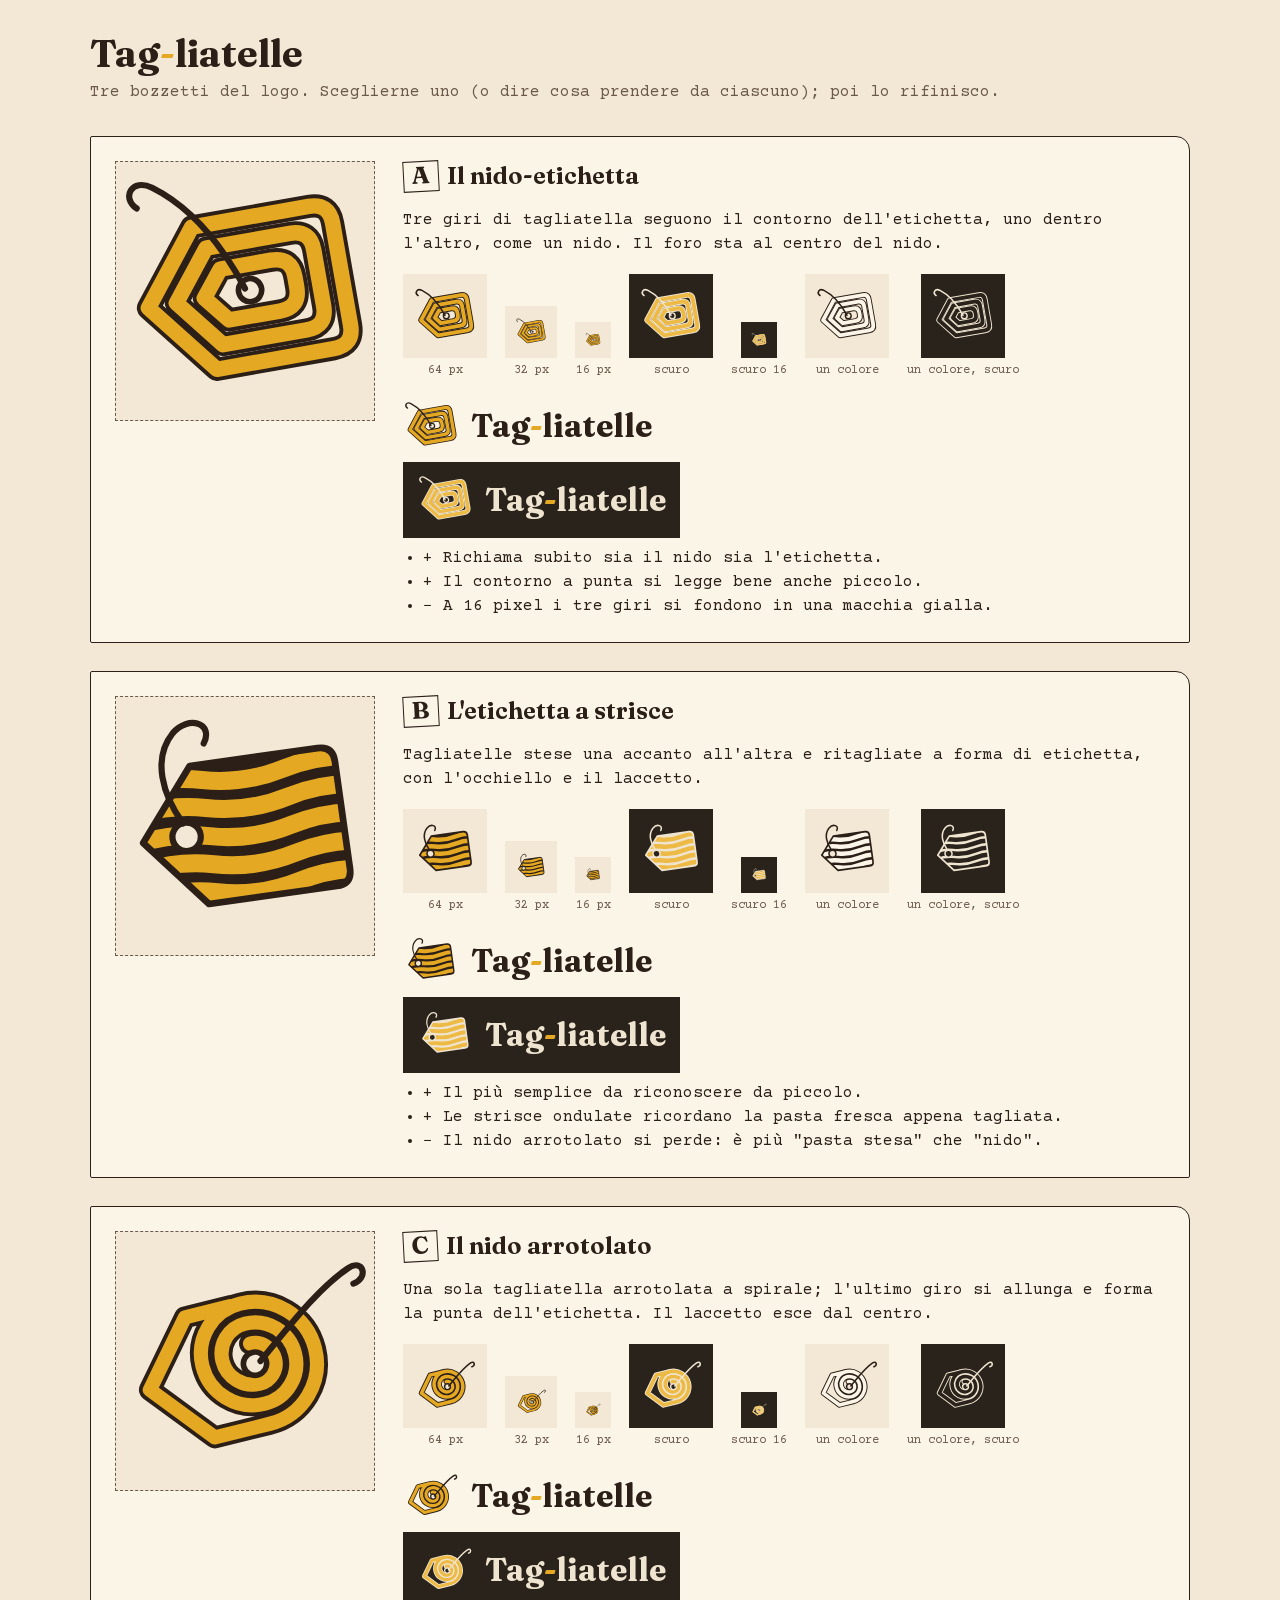
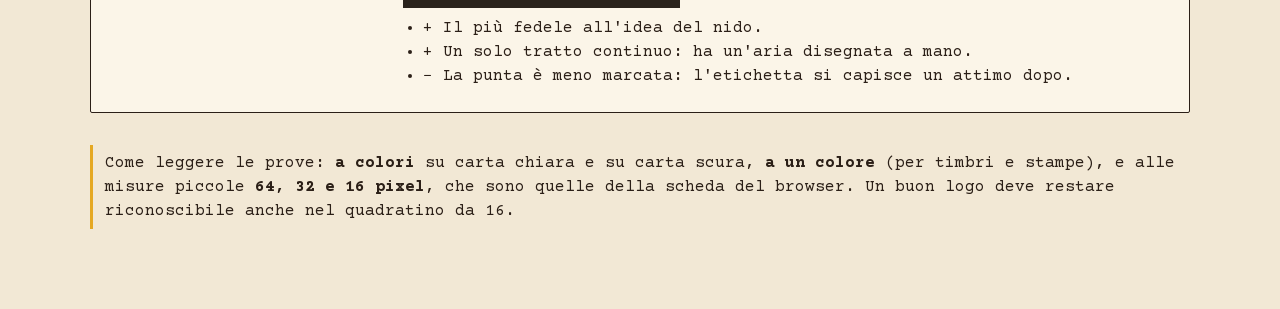
<file: logo/bozzetti.html>
<!doctype html>
<html lang="it">
<head>
<meta charset="utf-8">
<meta name="viewport" content="width=device-width, initial-scale=1">
<title>Tag-liatelle · bozzetti del logo</title>
<style>
  @font-face { font-family: "Fraunces"; src: url("../font/fraunces-variabile.woff2") format("woff2"); font-weight: 400 800; font-display: swap; }
  @font-face { font-family: "Courier Prime"; src: url("../font/courier-prime-400.woff2") format("woff2"); font-weight: 400; font-display: swap; }
  @font-face { font-family: "Courier Prime"; src: url("../font/courier-prime-700.woff2") format("woff2"); font-weight: 700; font-display: swap; }

  :root {
    --carta: #F2E8D5;
    --cartellino: #FBF5E8;
    --inchiostro: #2B1F17;
    --inchiostro-tenue: #6B5A4B;
    --uovo: #E5A823;
    --timbro: #B3362B;
    --scuro-carta: #2A231C;
    --scuro-inchiostro: #EFE4CF;
  }
  * { box-sizing: border-box; }
  body {
    margin: 0; padding: 32px 16px 64px;
    background: var(--carta); color: var(--inchiostro);
    font: 16px/1.5 "Courier Prime", "Courier New", monospace;
  }
  main { max-width: 1100px; margin: 0 auto; }
  h1 { font: 700 2.4rem/1.1 "Fraunces", Georgia, serif; margin: 0 0 6px; }
  h1 .trattino { color: var(--uovo); }
  .sotto { color: var(--inchiostro-tenue); margin: 0 0 32px; }
  .tavola {
    background: var(--cartellino);
    border: 1.5px solid var(--inchiostro);
    border-radius: 2px 14px 2px 2px;
    padding: 24px;
    margin-bottom: 28px;
    display: grid; grid-template-columns: 260px 1fr; gap: 28px;
  }
  .tavola h2 { font: 650 1.5rem/1.2 "Fraunces", Georgia, serif; margin: 0 0 4px; }
  .lettera {
    display: inline-block; font-weight: 700; border: 1.5px solid var(--inchiostro);
    padding: 0 8px; margin-right: 8px; transform: rotate(-3deg);
  }
  .grande { width: 260px; height: 260px; display: block; background: var(--carta); border: 1px dashed var(--inchiostro-tenue); }
  .prove { display: flex; flex-wrap: wrap; gap: 18px; align-items: flex-end; margin: 18px 0; }
  .prova { display: flex; flex-direction: column; align-items: center; gap: 4px; font-size: 12px; color: var(--inchiostro-tenue); }
  .prova svg { display: block; }
  .fondo-scuro { background: var(--scuro-carta); padding: 10px; }
  .fondo-chiaro { background: var(--carta); padding: 10px; }
  .mono { color: var(--inchiostro); }
  .mono-scuro { color: var(--scuro-inchiostro); }
  .marchio { display: flex; align-items: center; gap: 12px; margin-top: 8px; }
  .marchio svg { width: 56px; height: 56px; }
  .marchio b { font: 700 2rem/1 "Fraunces", Georgia, serif; }
  .marchio b span { color: var(--uovo); }
  .marchio.scuro { background: var(--scuro-carta); color: var(--scuro-inchiostro); padding: 10px 14px; display: inline-flex; }
  ul { margin: 8px 0 0; padding-left: 20px; }
  .nota { border-left: 3px solid var(--uovo); padding: 6px 12px; margin-top: 32px; }
  @media (max-width: 720px) {
    .tavola { grid-template-columns: 1fr; }
    .grande { width: 100%; height: auto; aspect-ratio: 1; }
  }
</style>
</head>
<body>

<!--
  Ogni simbolo usa due "variabili":
  --nastro : colore della pasta (giallo nella versione a colori, inchiostro nella versione a un colore)
  --bordo  : colore del contorno e del laccetto
  --fondo  : colore del foro (uguale allo sfondo)
-->
<svg width="0" height="0" style="position:absolute" aria-hidden="true">
  <defs>
    <!-- A · Il nido-etichetta: tre giri di tagliatella che seguono la forma dell'etichetta -->
    <symbol id="logo-a" viewBox="0 0 100 100">
      <g transform="rotate(-10 50 50)" fill="none" stroke-linejoin="round" stroke-linecap="round">
        <g stroke="var(--bordo)" stroke-width="9">
          <path d="M34 22 H80 Q88 22 88 30 V70 Q88 78 80 78 H34 L12 50 Z"/>
          <path d="M38 31 H71 Q79 31 79 39 V61 Q79 69 71 69 H38 L23 50 Z"/>
          <path d="M42 40 H62 Q70 40 70 48 V52 Q70 60 62 60 H42 L34 50 Z"/>
        </g>
        <g stroke="var(--nastro)" stroke-width="6">
          <path d="M34 22 H80 Q88 22 88 30 V70 Q88 78 80 78 H34 L12 50 Z"/>
          <path d="M38 31 H71 Q79 31 79 39 V61 Q79 69 71 69 H38 L23 50 Z"/>
          <path d="M42 40 H62 Q70 40 70 48 V52 Q70 60 62 60 H42 L34 50 Z"/>
        </g>
        <circle cx="52" cy="50" r="4.5" fill="var(--fondo)" stroke="var(--bordo)" stroke-width="2.2"/>
      </g>
      <path d="M50 49 C42 34 30 18 14 10 C6 6 2 14 8 18" fill="none" stroke="var(--bordo)" stroke-width="2.4" stroke-linecap="round"/>
    </symbol>

    <!-- B · L'etichetta a strisce: tagliatelle stese una accanto all'altra, ritagliate a forma di etichetta -->
    <symbol id="logo-b" viewBox="0 0 100 100">
      <defs>
        <clipPath id="taglio-b">
          <path d="M32 24 H82 Q88 24 88 30 V72 Q88 78 82 78 H32 L10 51 Z"/>
        </clipPath>
      </defs>
      <g transform="rotate(-8 50 50)">
        <path d="M32 24 H82 Q88 24 88 30 V72 Q88 78 82 78 H32 L10 51 Z" fill="var(--bordo)"/>
        <g clip-path="url(#taglio-b)" fill="none" stroke="var(--nastro)" stroke-width="7" stroke-linecap="round">
          <path d="M4 30 Q20 26 36 30 T68 30 T100 30"/>
          <path d="M4 41 Q20 37 36 41 T68 41 T100 41"/>
          <path d="M4 52 Q20 48 36 52 T68 52 T100 52"/>
          <path d="M4 63 Q20 59 36 63 T68 63 T100 63"/>
          <path d="M4 74 Q20 70 36 74 T68 74 T100 74"/>
        </g>
        <path d="M32 24 H82 Q88 24 88 30 V72 Q88 78 82 78 H32 L10 51 Z" fill="none" stroke="var(--bordo)" stroke-width="2.6" stroke-linejoin="round"/>
        <circle cx="27" cy="51" r="5.5" fill="var(--fondo)" stroke="var(--bordo)" stroke-width="2.4"/>
      </g>
      <path d="M26 49 C18 38 14 24 22 14 C28 7 38 10 34 18" fill="none" stroke="var(--bordo)" stroke-width="2.4" stroke-linecap="round"/>
    </symbol>

    <!-- C · Il nido arrotolato: una spirale di tagliatella il cui ultimo giro si allunga nella punta dell'etichetta -->
    <symbol id="logo-c" viewBox="0 0 100 100">
      <g transform="rotate(-14 50 52)">
      <g fill="none" stroke-linecap="round" stroke-linejoin="round">
        <path id="spirale-c" d="M54 44 A8 8 0 0 1 54 60 A12 12 0 0 1 54 36 A16 16 0 0 1 54 68 A20 20 0 0 1 54 28 A24 24 0 0 1 54 76 L32 76 L12 52 L32 28 L50 28"
              stroke="var(--bordo)" stroke-width="8.5"/>
        <path d="M54 44 A8 8 0 0 1 54 60 A12 12 0 0 1 54 36 A16 16 0 0 1 54 68 A20 20 0 0 1 54 28 A24 24 0 0 1 54 76 L32 76 L12 52 L32 28 L50 28"
              stroke="var(--nastro)" stroke-width="5.5"/>
      </g>
      <circle cx="54" cy="52" r="4.5" fill="var(--fondo)" stroke="var(--bordo)" stroke-width="2.2"/>
      </g>
      <path d="M56 50 C66 38 78 22 90 14 C96 10 98 18 92 20" fill="none" stroke="var(--bordo)" stroke-width="2.4" stroke-linecap="round"/>
    </symbol>
  </defs>
</svg>

<main>
  <h1>Tag<span class="trattino">-</span>liatelle</h1>
  <p class="sotto">Tre bozzetti del logo. Sceglierne uno (o dire cosa prendere da ciascuno); poi lo rifinisco.</p>

  <!-- Le tre tavole sono generate qui sotto da un piccolo script, così sono identiche nella struttura -->
  <div id="tavole"></div>

  <p class="nota">
    Come leggere le prove: <b>a colori</b> su carta chiara e su carta scura, <b>a un colore</b> (per timbri e stampe),
    e alle misure piccole <b>64, 32 e 16 pixel</b>, che sono quelle della scheda del browser.
    Un buon logo deve restare riconoscibile anche nel quadratino da 16.
  </p>
</main>

<script>
  const bozzetti = [
    { id: "a", nome: "Il nido-etichetta",
      idea: "Tre giri di tagliatella seguono il contorno dell'etichetta, uno dentro l'altro, come un nido. Il foro sta al centro del nido.",
      pro: ["Richiama subito sia il nido sia l'etichetta.", "Il contorno a punta si legge bene anche piccolo."],
      contro: ["A 16 pixel i tre giri si fondono in una macchia gialla."] },
    { id: "b", nome: "L'etichetta a strisce",
      idea: "Tagliatelle stese una accanto all'altra e ritagliate a forma di etichetta, con l'occhiello e il laccetto.",
      pro: ["Il più semplice da riconoscere da piccolo.", "Le strisce ondulate ricordano la pasta fresca appena tagliata."],
      contro: ["Il nido arrotolato si perde: è più \"pasta stesa\" che \"nido\"."] },
    { id: "c", nome: "Il nido arrotolato",
      idea: "Una sola tagliatella arrotolata a spirale; l'ultimo giro si allunga e forma la punta dell'etichetta. Il laccetto esce dal centro.",
      pro: ["Il più fedele all'idea del nido.", "Un solo tratto continuo: ha un'aria disegnata a mano."],
      contro: ["La punta è meno marcata: l'etichetta si capisce un attimo dopo."] },
  ];

  const colori = {
    chiaro: "--nastro: var(--uovo); --bordo: var(--inchiostro); --fondo: var(--carta);",
    scuro:  "--nastro: #EDBA45; --bordo: var(--scuro-inchiostro); --fondo: var(--scuro-carta);",
    mono:   "--nastro: var(--cartellino); --bordo: currentColor; --fondo: var(--carta);",
    monoScuro: "--nastro: var(--scuro-carta); --bordo: currentColor; --fondo: var(--scuro-carta);",
  };
  const simbolo = (id, stile, lato) =>
    `<svg width="${lato}" height="${lato}" style="${stile}" role="img" aria-label="Bozzetto ${id.toUpperCase()}"><use href="#logo-${id}"/></svg>`;

  document.getElementById("tavole").innerHTML = bozzetti.map(b => `
    <section class="tavola">
      <svg class="grande" viewBox="0 0 100 100" style="${colori.chiaro}" role="img" aria-label="Bozzetto ${b.id.toUpperCase()} grande"><use href="#logo-${b.id}"/></svg>
      <div>
        <h2><span class="lettera">${b.id.toUpperCase()}</span>${b.nome}</h2>
        <p>${b.idea}</p>
        <div class="prove">
          <div class="prova"><span class="fondo-chiaro">${simbolo(b.id, colori.chiaro, 64)}</span>64 px</div>
          <div class="prova"><span class="fondo-chiaro">${simbolo(b.id, colori.chiaro, 32)}</span>32 px</div>
          <div class="prova"><span class="fondo-chiaro">${simbolo(b.id, colori.chiaro, 16)}</span>16 px</div>
          <div class="prova"><span class="fondo-scuro">${simbolo(b.id, colori.scuro, 64)}</span>scuro</div>
          <div class="prova"><span class="fondo-scuro">${simbolo(b.id, colori.scuro, 16)}</span>scuro 16</div>
          <div class="prova"><span class="fondo-chiaro mono">${simbolo(b.id, colori.mono, 64)}</span>un colore</div>
          <div class="prova"><span class="fondo-scuro mono-scuro">${simbolo(b.id, colori.monoScuro, 64)}</span>un colore, scuro</div>
        </div>
        <div class="marchio">${simbolo(b.id, colori.chiaro, 56)}<b>Tag<span>-</span>liatelle</b></div>
        <div class="marchio scuro">${simbolo(b.id, colori.scuro, 56)}<b>Tag<span>-</span>liatelle</b></div>
        <ul>
          ${b.pro.map(p => `<li>+ ${p}</li>`).join("")}
          ${b.contro.map(c => `<li>− ${c}</li>`).join("")}
        </ul>
      </div>
    </section>`).join("");
</script>
</body>
</html>
</file>
<file: css/stile.css>
/* ==========================================================================
   Tag-liatelle · foglio di stile
   Idea guida: il cartellino di collezione (museo di scienze + bottega).
   Colori: carta, inchiostro, UN accento giallo "pasta all'uovo",
   e il rosso timbro SOLO per il timbro e per gli avvisi.
   ========================================================================== */

/* ---------- Caratteri (incorporati, licenza OFL: vedi font/) ---------- */
@font-face { font-family: "Fraunces"; src: url("../font/fraunces-variabile.woff2") format("woff2"); font-weight: 400 800; font-style: normal; font-display: swap; }
@font-face { font-family: "Courier Prime"; src: url("../font/courier-prime-400.woff2") format("woff2"); font-weight: 400; font-style: normal; font-display: swap; }
@font-face { font-family: "Courier Prime"; src: url("../font/courier-prime-700.woff2") format("woff2"); font-weight: 700; font-style: normal; font-display: swap; }
@font-face { font-family: "Courier Prime"; src: url("../font/courier-prime-400-corsivo.woff2") format("woff2"); font-weight: 400; font-style: italic; font-display: swap; }

/* ---------- Tavolozza: tema chiaro ---------- */
:root {
  --carta:            #F2E8D5;  /* il tavolo di lavoro */
  --cartellino:       #FBF6EA;  /* la scheda */
  --cartellino-ombra: #E6D9C0;  /* le schede sotto la pila */
  --inchiostro:       #2B1F17;  /* testo e linee */
  --inchiostro-tenue: #6B5A4B;  /* etichette e note (contrasto ≥ 6:1 sul cartellino) */
  --riga:             #CDBDA3;  /* righe tratteggiate dei campi */
  --uovo:             #E5A823;  /* l'unico accento */
  --uovo-tenue:       #F4DFA6;  /* accento chiaro, solo per sfondi */
  --timbro:           #B3362B;  /* rosso timbro: conferme e avvisi */
  --fuoco:            #9C6B00;  /* contorno del focus: giallo più scuro, si vede sulla carta (contrasto ≥ 3:1) */
  --fondo-foro:       var(--carta);
  --grana: 0.05;                 /* intensità della texture di carta */

  --f-titoli: "Fraunces", Georgia, "Times New Roman", serif;
  --f-dati:   "Courier Prime", "Courier New", Courier, monospace;

  --durata: 160ms;
  color-scheme: light;
}

/* ---------- Tavolozza: tema scuro ("carta da inventario" scura) ---------- */
@media (prefers-color-scheme: dark) {
  :root:not([data-tema="chiaro"]) {
    --carta:            #241D17;
    --cartellino:       #33291F;
    --cartellino-ombra: #2B231B;
    --inchiostro:       #EFE4CF;
    --inchiostro-tenue: #CBBBA4;
    --riga:             #5E4F3F;
    --uovo:             #EDBA45;
    --uovo-tenue:       #5A4520;
    --timbro:           #E87A66;
    --fuoco:            #EDBA45;
    --grana: 0.07;
    color-scheme: dark;
  }
}
:root[data-tema="scuro"] {
  --carta:            #241D17;
  --cartellino:       #33291F;
  --cartellino-ombra: #2B231B;
  --inchiostro:       #EFE4CF;
  --inchiostro-tenue: #CBBBA4;
  --riga:             #5E4F3F;
  --uovo:             #EDBA45;
  --uovo-tenue:       #5A4520;
  --timbro:           #E87A66;
    --fuoco:            #EDBA45;
  --grana: 0.07;
  color-scheme: dark;
}

/* ---------- Base ---------- */
*, *::before, *::after { box-sizing: border-box; }
html { -webkit-text-size-adjust: 100%; }
body {
  margin: 0;
  min-height: 100vh;
  background-color: var(--carta);
  color: var(--inchiostro);
  font: 16px/1.5 var(--f-dati);
  display: flex; flex-direction: column;
}
/* texture di carta molto leggera, disegnata con un filtro SVG (nessun file esterno) */
body::before {
  content: ""; position: fixed; inset: 0; pointer-events: none; z-index: 0;
  opacity: var(--grana);
  background-image: url("data:image/svg+xml,%3Csvg xmlns='http://www.w3.org/2000/svg' width='220' height='220'%3E%3Cfilter id='g'%3E%3CfeTurbulence type='fractalNoise' baseFrequency='.9' numOctaves='3' stitchTiles='stitch'/%3E%3CfeColorMatrix values='0 0 0 0 0 0 0 0 0 0 0 0 0 0 0 0 0 0 .9 0'/%3E%3C/filter%3E%3Crect width='100%25' height='100%25' filter='url(%23g)'/%3E%3C/svg%3E");
}
body > * { position: relative; z-index: 1; }

h1, h2, h3 { font-family: var(--f-titoli); font-weight: 650; line-height: 1.15; margin: 0; }
a { color: inherit; text-decoration-color: var(--uovo); text-decoration-thickness: 2px; text-underline-offset: 3px; }
a:hover { text-decoration-color: currentColor; }
.icona { width: 1.25em; height: 1.25em; flex: none; fill: none; stroke: currentColor; stroke-width: 1.8; stroke-linecap: round; stroke-linejoin: round; }
.solo-lettori { position: absolute !important; width: 1px; height: 1px; overflow: hidden; clip: rect(0 0 0 0); white-space: nowrap; }

/* focus sempre ben visibile, anche da tastiera */
:focus-visible { outline: 3px solid var(--fuoco); outline-offset: 2px; }
.salta { position: absolute; left: 8px; top: -60px; background: var(--inchiostro); color: var(--cartellino); padding: 8px 12px; z-index: 10; }
.salta:focus { top: 8px; }

/* ---------- Pulsanti ---------- */
.bottone {
  display: inline-flex; align-items: center; gap: 8px;
  font: 700 0.95rem/1 var(--f-dati);
  color: var(--inchiostro); background: var(--cartellino);
  border: 1.5px solid var(--inchiostro);
  border-radius: 2px;
  padding: 9px 14px;
  cursor: pointer;
  box-shadow: 2px 2px 0 var(--inchiostro);           /* ombra netta, come un cartoncino */
  transition: transform var(--durata), box-shadow var(--durata);
}
.bottone:hover { transform: translate(-1px, -1px); box-shadow: 3px 3px 0 var(--inchiostro); }
.bottone:active { transform: translate(2px, 2px); box-shadow: 0 0 0 var(--inchiostro); }
.bottone[disabled] { opacity: .5; cursor: not-allowed; transform: none; box-shadow: 2px 2px 0 var(--inchiostro); }
.bottone.principale { background: var(--uovo); color: #2B1F17; }
.bottone.leggero { box-shadow: none; border-style: dashed; }
.bottone.leggero:hover { transform: none; border-style: solid; }
.bottone-icona { padding: 8px; }

/* ---------- Intestazione ---------- */
.testata {
  display: flex; align-items: center; gap: 16px; flex-wrap: wrap;
  padding: 14px 24px;
  border-bottom: 1.5px solid var(--inchiostro);
}
.marchio { display: flex; align-items: center; gap: 10px; margin-right: auto; text-decoration: none; }
.marchio svg { width: 44px; height: 44px; }
.marchio h1 { font-size: 1.8rem; font-weight: 720; letter-spacing: -0.01em; }
.marchio h1 .trattino { color: var(--uovo); }
.marchio .motto { display: block; font: italic 0.85rem/1.2 var(--f-dati); color: var(--inchiostro-tenue); }
.azioni { display: flex; gap: 10px; flex-wrap: wrap; align-items: center; }

/* selettore del tema: tre posizioni */
.tema { display: inline-flex; border: 1.5px solid var(--inchiostro); border-radius: 2px; }
.tema button {
  background: none; border: 0; color: var(--inchiostro-tenue); padding: 7px 9px; cursor: pointer; display: inline-flex;
}
.tema button + button { border-left: 1.5px solid var(--inchiostro); }
.tema button[aria-pressed="true"] { background: var(--uovo-tenue); color: var(--inchiostro); }

/* ---------- Avviso del browser ---------- */
.avviso {
  margin: 16px 24px 0;
  border: 1.5px solid var(--timbro);
  border-left-width: 6px;
  background: var(--cartellino);
  padding: 12px 16px;
  display: flex; gap: 12px; align-items: flex-start;
}
.avviso .icona { color: var(--timbro); margin-top: 2px; }
.avviso strong { color: var(--timbro); }
.avviso p { margin: 0 0 4px; }
.avviso[hidden] { display: none; }

/* ---------- Banco di lavoro: pila a sinistra, scheda al centro ---------- */
.banco {
  flex: 1;
  display: grid;
  grid-template-columns: minmax(240px, 300px) 1fr;
  gap: 28px;
  padding: 24px;
  max-width: 1280px; width: 100%; margin: 0 auto;
}

/* ---------- La pila di schede ---------- */
.pila h2 { font-size: 1.15rem; margin-bottom: 4px; display: flex; justify-content: space-between; align-items: baseline; }
.pila h2 small { font: 0.85rem var(--f-dati); color: var(--inchiostro-tenue); }
.elenco { list-style: none; margin: 12px 0 0; padding: 0; }
.elenco li + li { margin-top: -4px; }      /* le schede si sovrappongono un poco, come una pila */
.voce {
  display: grid; grid-template-columns: 2.2em 1fr auto; gap: 4px 8px; align-items: baseline;
  width: 100%; text-align: left;
  font: inherit; color: inherit;
  background: var(--cartellino);
  border: 1.5px solid var(--inchiostro);
  border-radius: 2px 2px 2px 10px;
  padding: 9px 10px 9px 6px;
  cursor: pointer;
  position: relative;
}
.voce:hover { background: var(--uovo-tenue); }
.voce[aria-current="true"] { box-shadow: inset 6px 0 0 var(--uovo); padding-left: 12px; z-index: 1; }
.voce .numero { font-weight: 700; text-align: right; color: var(--inchiostro-tenue); }
.voce .titolo { font-weight: 700; overflow: hidden; text-overflow: ellipsis; white-space: nowrap; }
.voce .formato { font-size: 0.75rem; border: 1px solid currentColor; padding: 0 4px; color: var(--inchiostro-tenue); }
.voce .artista { grid-column: 2 / 4; font-size: 0.85rem; color: var(--inchiostro-tenue); overflow: hidden; text-overflow: ellipsis; white-space: nowrap; }

/* stato vuoto: il piatto di tagliatelle senza etichette */
.vuoto { text-align: center; padding: 18px 8px; color: var(--inchiostro-tenue); }
.vuoto > svg { width: 200px; max-width: 80%; height: auto; display: block; margin: 0 auto 8px; }
.vuoto p { margin: 0 0 6px; }
.vuoto .grande { font: 650 1.1rem/1.3 var(--f-titoli); color: var(--inchiostro); }

/* ---------- La scheda grande ---------- */
.scheda {
  position: relative;
  background: var(--cartellino);
  border: 1.5px solid var(--inchiostro);
  /* angolo in alto a sinistra tagliato, come un cartellino; gli altri quasi vivi */
  clip-path: polygon(34px 0, 100% 0, 100% 100%, 0 100%, 0 34px);
  border-radius: 0 3px 3px 3px;
  padding: 28px 32px 32px 64px;
  min-height: 420px;
}
/* il bordo dell'angolo tagliato */
.scheda::before {
  content: ""; position: absolute; left: -1px; top: -1px; width: 50px; height: 50px;
  background: linear-gradient(135deg, transparent 23px, var(--inchiostro) 23px, var(--inchiostro) 25px, transparent 25px);
}
/* il foro con il rinforzo */
.foro {
  position: absolute; left: 22px; top: 70px;
  width: 22px; height: 22px; border-radius: 50%;
  background: var(--fondo-foro);
  border: 1.5px solid var(--inchiostro);
  box-shadow: 0 0 0 5px var(--uovo-tenue), 0 0 0 6.5px var(--inchiostro);
}
.laccetto { position: absolute; left: 0; top: 0; width: 60px; height: 90px; pointer-events: none; color: var(--inchiostro); }

.scheda-testa { display: flex; gap: 24px; align-items: flex-start; justify-content: space-between; }
.scheda-testa .chi { min-width: 0; }
.scheda .inventario { font-size: 0.8rem; letter-spacing: .08em; text-transform: uppercase; color: var(--inchiostro-tenue); }
.scheda h2 { font-size: clamp(1.5rem, 3vw, 2.2rem); margin: 4px 0 2px; overflow-wrap: anywhere; }
.scheda .nome-file { font-size: 0.85rem; color: var(--inchiostro-tenue); overflow-wrap: anywhere; }

/* la copertina incollata come una fotografia */
.foto {
  flex: none; width: 150px; aspect-ratio: 1;
  background: var(--cartellino-ombra);
  border: 6px solid #FFFDF7;
  outline: 1px solid var(--riga);
  transform: rotate(2.5deg);
  position: relative;
  display: grid; place-items: center;
  color: var(--inchiostro-tenue); font-size: 0.8rem; text-align: center;
  background-image: repeating-linear-gradient(45deg, transparent 0 7px, var(--riga) 7px 8px);
}
:root[data-tema="scuro"] .foto { border-color: #4A3E31; }
@media (prefers-color-scheme: dark) { :root:not([data-tema="chiaro"]) .foto { border-color: #4A3E31; } }
.foto img { width: 100%; height: 100%; object-fit: cover; display: block; }
.foto span { background: var(--cartellino); padding: 2px 6px; }
/* due strisce di nastro adesivo (opache, niente vetro) */
.foto::before, .foto::after {
  content: ""; position: absolute; width: 56px; height: 18px; background: var(--uovo-tenue);
  border: 1px solid var(--riga); opacity: .95;
}
.foto::before { top: -12px; left: -16px; transform: rotate(-32deg); }
.foto::after  { bottom: -10px; right: -18px; transform: rotate(-28deg); }

/* gruppi di campi */
.gruppo { margin-top: 22px; border-top: 1.5px dashed var(--riga); padding-top: 12px; }
.gruppo > summary, .gruppo > h3 {
  font: 650 1.1rem/1.2 var(--f-titoli);
  cursor: pointer; list-style: none;
  display: flex; align-items: center; gap: 8px;
}
.gruppo > h3 { cursor: default; }
.gruppo > summary::-webkit-details-marker { display: none; }
.gruppo > summary::before {
  content: "+"; font: 700 1rem/1 var(--f-dati);
  width: 20px; height: 20px; display: inline-grid; place-items: center;
  border: 1.5px solid var(--inchiostro);
}
.gruppo[open] > summary::before { content: "−"; background: var(--uovo-tenue); }
.gruppo summary small, .gruppo h3 small { font: 0.8rem var(--f-dati); color: var(--inchiostro-tenue); }

.campi { display: grid; grid-template-columns: repeat(12, 1fr); gap: 12px 18px; margin-top: 12px; }
.campo { grid-column: span 6; display: flex; flex-direction: column; min-width: 0; }
.campo.largo { grid-column: span 12; }
.campo.stretto { grid-column: span 4; }
.campo.quarto { grid-column: span 3; }
.campo label, .campo .etichetta {
  font-size: 0.75rem; letter-spacing: .07em; text-transform: uppercase; color: var(--inchiostro-tenue);
}
.campo input, .campo textarea, .campo select {
  font: 1rem/1.4 var(--f-dati); color: var(--inchiostro);
  background: transparent;
  border: 0; border-bottom: 1.5px dotted var(--inchiostro-tenue);
  border-radius: 0;
  padding: 4px 2px;
  width: 100%;
}
.campo textarea { resize: vertical; min-height: 4.2em; border: 1.5px dotted var(--inchiostro-tenue); }
.campo input:focus, .campo textarea:focus { outline: none; border-bottom: 2px solid var(--uovo); background: var(--uovo-tenue); }
.campo input[readonly] { cursor: default; }
.coppia { display: flex; align-items: baseline; gap: 6px; }
.coppia input { width: 4ch; flex: 1; text-align: center; }
.coppia span { color: var(--inchiostro-tenue); }

.nota-esempio {
  margin-top: 26px; padding: 10px 12px; font-size: 0.9rem;
  border: 1.5px dashed var(--inchiostro-tenue); color: var(--inchiostro-tenue);
}

/* ---------- Il timbro ---------- */
.timbro {
  position: absolute; right: 250px; top: 150px; z-index: 2;
  font: 800 1.5rem/1 var(--f-titoli); letter-spacing: .12em; text-transform: uppercase;
  color: var(--timbro);
  border: 3px double var(--timbro);
  padding: 8px 14px 6px;
  border-radius: 4px;
  transform: rotate(-9deg);
  opacity: .88;
  mix-blend-mode: multiply;
  pointer-events: none;
}
:root[data-tema="scuro"] .timbro { mix-blend-mode: normal; }
@media (prefers-color-scheme: dark) { :root:not([data-tema="chiaro"]) .timbro { mix-blend-mode: normal; } }
.timbro small { display: block; font: 700 0.65rem/1.2 var(--f-dati); letter-spacing: .05em; margin-top: 3px; text-align: center; }
.timbro[hidden] { display: none; }
.timbro.impresso { animation: imprimi 260ms cubic-bezier(.2,.9,.3,1.3) both; }
@keyframes imprimi {
  0%   { transform: rotate(-9deg) scale(1.8); opacity: 0; }
  70%  { transform: rotate(-9deg) scale(.96); opacity: .95; }
  100% { transform: rotate(-9deg) scale(1);   opacity: .88; }
}

/* ---------- Finestrella delle scorciatoie ---------- */
dialog {
  border: 1.5px solid var(--inchiostro); border-radius: 2px;
  background: var(--cartellino); color: var(--inchiostro);
  padding: 20px 24px; max-width: min(460px, calc(100vw - 32px));
  box-shadow: 4px 4px 0 var(--inchiostro);
}
dialog::backdrop { background: rgba(43, 31, 23, .35); }
dialog h2 { font-size: 1.3rem; margin-bottom: 10px; }
dialog.largo { max-width: min(760px, calc(100vw - 32px)); }
.tasti, .compatibili { border-collapse: collapse; width: 100%; margin: 0 0 16px; font-size: 0.92rem; }
.tasti th, .tasti td, .compatibili th, .compatibili td {
  text-align: left; vertical-align: top; padding: 7px 10px 7px 0; border-bottom: 1.5px dotted var(--riga);
}
.tasti thead th, .compatibili thead th {
  font-size: 0.75rem; letter-spacing: .07em; text-transform: uppercase; color: var(--inchiostro-tenue); font-weight: 400;
  border-bottom: 1.5px solid var(--inchiostro);
}
.tasti tbody th, .compatibili tbody th { font-weight: 700; }
.tasti td { white-space: nowrap; }
.tasti td.tuo { background: var(--uovo-tenue); padding-left: 8px; }
.tasti thead small { text-transform: none; letter-spacing: 0; }

/* "Come funziona" */
.info { margin-top: 22px; display: grid; gap: 4px; }
.info-blocco { border-top: 1.5px dashed var(--riga); padding-top: 12px; margin-bottom: 8px; }
.info-blocco h3 { font-size: 1.1rem; display: flex; align-items: center; gap: 8px; margin-bottom: 6px; }
.info-blocco ul { margin: 0; padding-left: 1.2em; }
.info-blocco li { margin-bottom: 3px; }
.info-blocco .bottone { margin-left: 4px; padding: 5px 10px; }
.nota-piccola { font-size: 0.85rem; color: var(--inchiostro-tenue); margin: 0 0 8px; }
.giudizio { margin: 0; padding: 6px 10px; border-left: 4px solid var(--uovo); background: var(--uovo-tenue); }
.giudizio.attenzione { border-left-color: var(--timbro); background: transparent; border: 1.5px solid var(--timbro); border-left-width: 4px; }
kbd {
  font: 700 0.85rem var(--f-dati); border: 1.5px solid var(--inchiostro); border-bottom-width: 3px;
  padding: 0 5px; border-radius: 2px; background: var(--carta);
}

/* ---------- Messaggio breve (in basso) ---------- */
.messaggio {
  position: fixed; left: 50%; bottom: 20px; transform: translateX(-50%);
  background: var(--inchiostro); color: var(--cartellino);
  padding: 10px 16px; border-radius: 2px; max-width: calc(100vw - 32px);
  z-index: 20;
}
.messaggio[hidden] { display: none; }

/* ---------- Piede ---------- */
.piede {
  border-top: 1.5px solid var(--inchiostro);
  padding: 12px 24px; font-size: 0.85rem; color: var(--inchiostro-tenue);
  display: flex; flex-wrap: wrap; gap: 6px 18px; justify-content: space-between;
}

/* ---------- Schermi piccoli ---------- */
@media (max-width: 860px) {
  .banco { grid-template-columns: 1fr; padding: 16px; gap: 20px; }
  .testata { padding: 12px 16px; }
  .avviso { margin: 12px 16px 0; }
  .scheda { padding: 24px 18px 28px 50px; }
  .foro { left: 16px; }
  .foto { width: 104px; }
  .campo, .campo.stretto { grid-column: span 12; }
  .campo.quarto { grid-column: span 6; }
  .piede { padding: 12px 16px; }
}
@media (max-width: 520px) {
  .scheda-testa { flex-direction: column-reverse; }
  .marchio h1 { font-size: 1.5rem; }
  .azioni .testo-lungo { display: none; }
}

/* ---------- Meno movimento: rispetto la preferenza di sistema ---------- */
@media (prefers-reduced-motion: reduce) {
  *, *::before, *::after { animation: none !important; transition: none !important; }
}
:root[data-movimento="no"] *, :root[data-movimento="no"] *::before, :root[data-movimento="no"] *::after {
  animation: none !important; transition: none !important;
}

/* nella tabella dei browser il nome resta su una riga (sugli schermi larghi) */
@media (min-width: 700px) { .compatibili tbody th { white-space: nowrap; padding-right: 18px; } }

/* ==========================================================================
   Blocco 2: file veri nella pila e nella scheda
   ========================================================================== */
.voce.problema .artista { color: var(--timbro); }

/* copertina vera, con didascalia sotto come in un museo */
.copertina { margin: 0; flex: none; width: 170px; }
.copertina .foto { width: 100%; background-image: none; }
.copertina figcaption { font-size: 0.75rem; color: var(--inchiostro-tenue); margin-top: 14px; line-height: 1.35; }
.copertina figcaption + figcaption { margin-top: 4px; }

.avviso-scheda { margin: 18px 0 0; }
.avviso-scheda p { margin: 0 0 4px; }
.conservati { display: flex; gap: 8px; align-items: flex-start; margin-top: 22px; font-size: 0.9rem; color: var(--inchiostro-tenue); }
.conservati .icona { flex: none; margin-top: 1px; }
.personalizzati dl { display: grid; grid-template-columns: max-content 1fr; gap: 4px 14px; margin: 6px 0 0; }
.personalizzati dt { font-weight: 700; }
.personalizzati dd { margin: 0; border-bottom: 1.5px dotted var(--inchiostro-tenue); overflow-wrap: anywhere; }

/* mentre si trascinano file sulla pagina */
body.trascino::after {
  content: "Lascia qui i file, la cartella o una copertina";
  position: fixed; inset: 12px; z-index: 30;
  display: grid; place-items: center;
  font: 650 1.6rem var(--f-titoli); color: var(--inchiostro);
  background: var(--uovo-tenue);
  border: 3px dashed var(--inchiostro);
  opacity: .96;
}
@media (max-width: 860px) { .copertina { width: 120px; } }
@media (max-width: 520px) { .copertina { width: 150px; } }

/* ==========================================================================
   Blocco 3: modifica e salvataggio
   ========================================================================== */
/* campo modificato e non ancora salvato: sottolineatura gialla e segno a margine */
.campo.cambiato label, .campo.cambiato .etichetta { color: var(--inchiostro); font-weight: 700; }
.campo.cambiato label::after, .campo.cambiato .etichetta::after { content: " · modificato"; font-weight: 400; text-transform: none; letter-spacing: 0; color: var(--inchiostro-tenue); }
.campo.cambiato input, .campo.cambiato textarea { border-bottom: 2px solid var(--uovo); }
.campo input:not([readonly]):hover { background: var(--uovo-tenue); }
.campo input[readonly], .campo textarea[readonly] { color: var(--inchiostro-tenue); }

/* nella pila: pallino per le schede con modifiche non salvate */
.voce.modificata .titolo::after { content: " ●"; color: var(--uovo); }

/* barra del salvataggio, sempre a portata di mano in fondo allo schermo */
.barra-salva {
  position: sticky; bottom: 0; z-index: 3;
  margin: 22px -32px -32px -64px; padding: 12px 32px 12px 64px;
  display: flex; flex-wrap: wrap; gap: 10px 16px; align-items: center; justify-content: space-between;
  background: var(--cartellino); border-top: 1.5px solid var(--inchiostro);
}
.barra-salva.attiva { background: var(--uovo-tenue); }
.barra-testo { font-weight: 700; }
.barra-bottoni { display: flex; gap: 10px; flex-wrap: wrap; }
@media (max-width: 860px) { .barra-salva { margin: 22px -18px -28px -50px; padding: 12px 18px 12px 50px; } }

/* anteprima: prima e dopo */
.confronto { border-collapse: collapse; width: 100%; margin: 10px 0 14px; font-size: 0.95rem; }
.confronto th, .confronto td { text-align: left; vertical-align: top; padding: 7px 10px 7px 0; border-bottom: 1.5px dotted var(--riga); overflow-wrap: anywhere; }
.confronto thead th { font-size: 0.75rem; letter-spacing: .07em; text-transform: uppercase; color: var(--inchiostro-tenue); font-weight: 400; border-bottom: 1.5px solid var(--inchiostro); }
.confronto td.dopo { font-weight: 700; }
.confronto .vuoto-cella { color: var(--inchiostro-tenue); font-style: italic; font-weight: 400; }
.note-salvataggio { margin: 0 0 12px; padding-left: 1.2em; font-size: 0.9rem; }
.note-salvataggio li { margin-bottom: 4px; }
.passi { list-style: none; padding: 0; margin: 0 0 12px; }
.passi li { padding: 3px 0; }
.passi li::before { content: "… "; color: var(--inchiostro-tenue); }
.passi li.fatto::before { content: "✓ "; color: var(--inchiostro); font-weight: 700; }
.passi li.fallito::before { content: "✗ "; color: var(--timbro); font-weight: 700; }
.passi li.errore-passo { color: var(--timbro); border: 1.5px solid var(--timbro); padding: 8px 10px; margin-top: 6px; }
.passi li.errore-passo::before { content: ""; }
.bottoni-dialogo { display: flex; gap: 10px; justify-content: flex-end; flex-wrap: wrap; margin: 16px 0 0; }

/* pulsante per le azioni che non si possono annullare */
.bottone.pericolo { color: var(--timbro); border-color: var(--timbro); box-shadow: 2px 2px 0 var(--timbro); }
.bottone.leggero.pericolo { box-shadow: none; }

/* copie di sicurezza */
.copie { margin-top: 22px; border: 1.5px dashed var(--inchiostro-tenue); padding: 12px 14px; }
.copie h3 { font-size: 1.05rem; display: flex; gap: 8px; align-items: center; margin-bottom: 6px; }
.copie ul { margin: 6px 0; padding-left: 1.2em; font-size: 0.9rem; }
.promemoria { margin: 0; padding: 6px 10px; border-left: 4px solid var(--uovo); background: var(--uovo-tenue); }
.bottoni-copie { display: flex; flex-wrap: wrap; gap: 8px; margin: 10px 0 0; }
.bottoni-copie .bottone { padding: 6px 10px; font-size: 0.85rem; }

@media (max-width: 860px) { .timbro { right: 160px; top: 130px; font-size: 1.2rem; } }
@media (max-width: 520px) { .timbro { right: 24px; top: 250px; } }

/* ==========================================================================
   Blocco 4: copertina
   ========================================================================== */
.ritaglio { display: grid; grid-template-columns: 360px 1fr; gap: 20px; align-items: start; }
.vista-ritaglio canvas {
  display: block; width: 360px; height: 360px; max-width: 100%;
  border: 1.5px solid var(--inchiostro); cursor: grab; touch-action: none;
  background: #FFF;
}
.vista-ritaglio canvas:active { cursor: grabbing; }
.vista-ritaglio .nota-piccola { margin-top: 6px; }
.comandi-ritaglio fieldset { border: 1.5px dotted var(--riga); margin: 12px 0 0; padding: 6px 10px 8px; }
.comandi-ritaglio legend { font-size: 0.75rem; letter-spacing: .07em; text-transform: uppercase; color: var(--inchiostro-tenue); }
.comandi-ritaglio fieldset label { display: inline-flex; align-items: center; gap: 4px; margin-right: 12px; }
.comandi-ritaglio small { color: var(--inchiostro-tenue); }
.riga-zoom { display: flex; align-items: center; gap: 10px; margin-top: 10px; }
.riga-zoom input[type="range"] { flex: 1; accent-color: var(--uovo); }
.riga-zoom[hidden] { display: none; }
#ritaglio-centra { margin-top: 8px; padding: 5px 10px; font-size: 0.85rem; }
.risultato { font-weight: 700; margin: 14px 0 6px; }
.avvisi-copertina { margin: 0; padding-left: 1.2em; color: var(--timbro); font-size: 0.9rem; }
@media (max-width: 760px) { .ritaglio { grid-template-columns: 1fr; } }

/* comandi sotto la foto della scheda */
.comandi-foto { display: flex; flex-wrap: wrap; gap: 6px; margin-top: 8px; }
.comandi-foto .bottone { padding: 4px 8px; font-size: 0.78rem; box-shadow: none; }
.copertina.cambiata figcaption:first-of-type { color: var(--inchiostro); font-weight: 700; }
.foto.tolta { background-image: repeating-linear-gradient(45deg, transparent 0 7px, var(--riga) 7px 8px); }

/* caselle, scelte e cursori con il colore dell'accento */
input[type="radio"], input[type="checkbox"], input[type="range"] { accent-color: var(--uovo); }
.vista-ritaglio canvas { height: auto; aspect-ratio: 1; }

/* ==========================================================================
   Blocco 6: tutti i gruppi di campi
   ========================================================================== */
.messaggio-campo { margin: 3px 0 0; font-size: 0.8rem; line-height: 1.3; min-height: 0; }
.messaggio-campo:empty { display: none; }
.messaggio-campo.dubbio { color: var(--inchiostro-tenue); }
.messaggio-campo.dubbio::before { content: "⚠ "; }
.messaggio-campo.errore { color: var(--timbro); font-weight: 700; }
.messaggio-campo.errore::before { content: "✗ "; }
.campo:has(.messaggio-campo.errore) input { border-bottom-color: var(--timbro); }

.campo select {
  font: 1rem/1.4 var(--f-dati); color: var(--inchiostro); background: transparent;
  border: 0; border-bottom: 1.5px dotted var(--inchiostro-tenue); padding: 4px 2px; width: 100%;
}
.campo select:focus { outline: none; border-bottom: 2px solid var(--uovo); background: var(--uovo-tenue); }
.campo .licenza-rapida { margin-top: 8px; font-size: 0.85rem; border: 1.5px dashed var(--inchiostro-tenue); padding: 5px 6px; cursor: pointer; }
.apri-indirizzo { font-size: 0.8rem; margin-top: 4px; align-self: flex-start; }
.apri-indirizzo[hidden] { display: none; }

.personalizzati.modificabili .nota-piccola { margin: 2px 0 6px; }
.righe-personalizzato, .righe-personalizzati { display: grid; gap: 6px; }
.riga-personalizzato { display: grid; grid-template-columns: minmax(0, 2fr) auto minmax(0, 3fr) auto; gap: 8px; align-items: center; }
.riga-personalizzato > span { color: var(--inchiostro-tenue); }
.riga-personalizzato input {
  font: 1rem/1.4 var(--f-dati); color: var(--inchiostro); background: transparent;
  border: 0; border-bottom: 1.5px dotted var(--inchiostro-tenue); padding: 4px 2px; min-width: 0;
}
.riga-personalizzato input:first-child { font-weight: 700; }
.riga-personalizzato input:focus { outline: none; border-bottom: 2px solid var(--uovo); background: var(--uovo-tenue); }
.riga-personalizzato .bottone-icona { padding: 4px; box-shadow: none; }
.personalizzati.cambiato > .etichetta { color: var(--inchiostro); font-weight: 700; }
.personalizzati.cambiato > .etichetta::after { content: " · modificato"; font-weight: 400; text-transform: none; letter-spacing: 0; color: var(--inchiostro-tenue); }
.confronto td.a-capo { white-space: pre-line; }
@media (max-width: 520px) { .riga-personalizzato { grid-template-columns: 1fr auto; } .riga-personalizzato > span { display: none; } .riga-personalizzato input:nth-of-type(2) { grid-column: 1; } }

/* ==========================================================================
   Blocco 7: modifica a gruppi
   ========================================================================== */
.comandi-pila { display: flex; flex-wrap: wrap; align-items: center; gap: 6px 8px; margin: 8px 0 0; font-size: 0.85rem; color: var(--inchiostro-tenue); }
.bottone.mini { padding: 3px 8px; font-size: 0.78rem; box-shadow: none; }
.elenco li { display: grid; grid-template-columns: auto 1fr; align-items: stretch; }
.elenco li:not(:has(.spunta)) { grid-template-columns: 1fr; }
.elenco .spunta { margin: 0 6px 0 0; align-self: center; width: 18px; height: 18px; cursor: pointer; }
.elenco li.scelta .voce { background: var(--uovo-tenue); box-shadow: inset 6px 0 0 var(--inchiostro); padding-left: 12px; }

/* scheda di gruppo */
.campo.diversi input::placeholder, .campo.diversi textarea::placeholder { font-style: italic; color: var(--inchiostro-tenue); opacity: 1; }
.campo .bottone.mini { align-self: flex-start; margin-top: 4px; }
.campo.largo-gruppo { grid-column: span 6; }
.campo .numera { display: flex; align-items: center; gap: 6px; flex-wrap: wrap; margin: 6px 0; font-size: 0.9rem; }
.campo .numera input.partenza { width: 4ch; text-align: center; }
.campo .numera input[type="checkbox"] { width: 18px; height: 18px; }
.messaggio-campo.dubbio-neutro { color: var(--inchiostro-tenue); font-style: italic; }
@media (max-width: 860px) { .campo.largo-gruppo { grid-column: span 12; } }

/* anteprima di più file */
.elenco-file { display: grid; gap: 6px; margin: 10px 0 12px; max-height: 50vh; overflow: auto; }
.file-anteprima { border: 1.5px dotted var(--riga); padding: 6px 10px; }
.file-anteprima summary { cursor: pointer; }
.file-anteprima .confronto { margin: 6px 0 4px; }
.passi .stato-passo { color: var(--inchiostro-tenue); }
.campo label.numera { text-transform: none; letter-spacing: 0; font-size: 0.9rem; color: var(--inchiostro); }

/* ==========================================================================
   Blocco 8: modelli di edizione
   ========================================================================== */
.riga-modelli {
  display: flex; flex-wrap: wrap; align-items: center; gap: 8px 10px;
  margin-top: 18px; padding: 8px 10px; border: 1.5px dashed var(--riga);
}
.riga-modelli .etichetta { font-size: 0.75rem; letter-spacing: .07em; text-transform: uppercase; color: var(--inchiostro-tenue); }
.riga-modelli select {
  font: 0.9rem var(--f-dati); color: var(--inchiostro); background: var(--cartellino);
  border: 1.5px solid var(--inchiostro); border-radius: 2px; padding: 4px 6px; max-width: 100%;
}
.modello { border-top: 1.5px dashed var(--riga); padding: 10px 0 4px; }
.modello h3 { font-size: 1.1rem; }
.modello dl { display: grid; grid-template-columns: max-content 1fr; gap: 2px 14px; margin: 6px 0; font-size: 0.9rem; }
.modello dt { color: var(--inchiostro-tenue); }
.modello dd { margin: 0; overflow-wrap: anywhere; }
.rapporto-importazione { border-left: 4px solid var(--uovo); background: var(--uovo-tenue); padding: 6px 10px; margin-bottom: 10px; font-size: 0.9rem; }
.rapporto-importazione ul { margin: 4px 0 0; padding-left: 1.2em; white-space: pre-wrap; }
#editor-modello .campo { display: flex; flex-direction: column; margin: 0 0 6px; }
.campi-modello { max-height: 55vh; overflow: auto; padding-right: 4px; }
.campi-modello h3 { font-size: 1rem; margin: 12px 0 4px; }
.riga-modello { display: grid; grid-template-columns: auto minmax(9em, 14em) 1fr; gap: 4px 10px; align-items: center; padding: 3px 0; border-bottom: 1px dotted var(--riga); }
.riga-modello input[type="checkbox"] { width: 18px; height: 18px; }
.riga-modello label { font-size: 0.85rem; }
.riga-modello input:not([type]), .riga-modello textarea, .riga-modello select {
  font: 0.95rem var(--f-dati); color: var(--inchiostro); background: transparent;
  border: 0; border-bottom: 1.5px dotted var(--inchiostro-tenue); padding: 3px 2px; min-width: 0; width: 100%;
}
.riga-modello .licenza-rapida { grid-column: 2 / 4; font-size: 0.8rem; border: 1.5px dashed var(--inchiostro-tenue); padding: 4px; }
#modello-nome { font: 1.05rem var(--f-dati); border: 0; border-bottom: 1.5px solid var(--inchiostro); background: transparent; color: var(--inchiostro); padding: 4px 2px; }
@media (max-width: 600px) { .riga-modello { grid-template-columns: auto 1fr; } .riga-modello > :nth-child(3) { grid-column: 1 / 3; } }

/* ==========================================================================
   Blocco 9: strumenti
   ========================================================================== */
.linguette { display: flex; flex-wrap: wrap; gap: 0; border-bottom: 1.5px solid var(--inchiostro); margin: 6px 0 14px; }
.linguette [role="tab"] {
  font: 700 0.9rem var(--f-dati); color: var(--inchiostro-tenue); background: none; cursor: pointer;
  border: 1.5px solid transparent; border-bottom: 0; padding: 7px 12px; margin-bottom: -1.5px; border-radius: 2px 2px 0 0;
}
.linguette [role="tab"][aria-selected="true"] { color: var(--inchiostro); background: var(--cartellino); border-color: var(--inchiostro); }
.pannello fieldset { border: 1.5px dotted var(--riga); margin: 0 0 10px; padding: 6px 10px 8px; }
.pannello legend { font-size: 0.75rem; letter-spacing: .07em; text-transform: uppercase; color: var(--inchiostro-tenue); }
.pannello fieldset label { display: inline-flex; gap: 5px; align-items: center; margin: 2px 12px 2px 0; }
.pannello small { color: var(--inchiostro-tenue); }
.pannello .campo { display: flex; flex-direction: column; margin: 0 0 10px; }
.pannello .campo input, .pannello .campo select {
  font: 1rem var(--f-dati); color: var(--inchiostro); background: transparent;
  border: 0; border-bottom: 1.5px dotted var(--inchiostro-tenue); padding: 4px 2px;
}
.pannello .campo input:focus, .pannello .campo select:focus { outline: none; border-bottom: 2px solid var(--uovo); background: var(--uovo-tenue); }
.segnaposto { display: flex; flex-wrap: wrap; gap: 6px; align-items: center; }
#maiuscole-esempio, #rinomina-esempio { font-size: 0.9rem; color: var(--inchiostro); border-left: 4px solid var(--uovo); padding: 4px 8px; background: var(--uovo-tenue); }
.confronto tr.resta td { color: var(--inchiostro-tenue); }
/* ciò che è nascosto resta nascosto, anche se è un pulsante */
[hidden] { display: none !important; }
</file>
